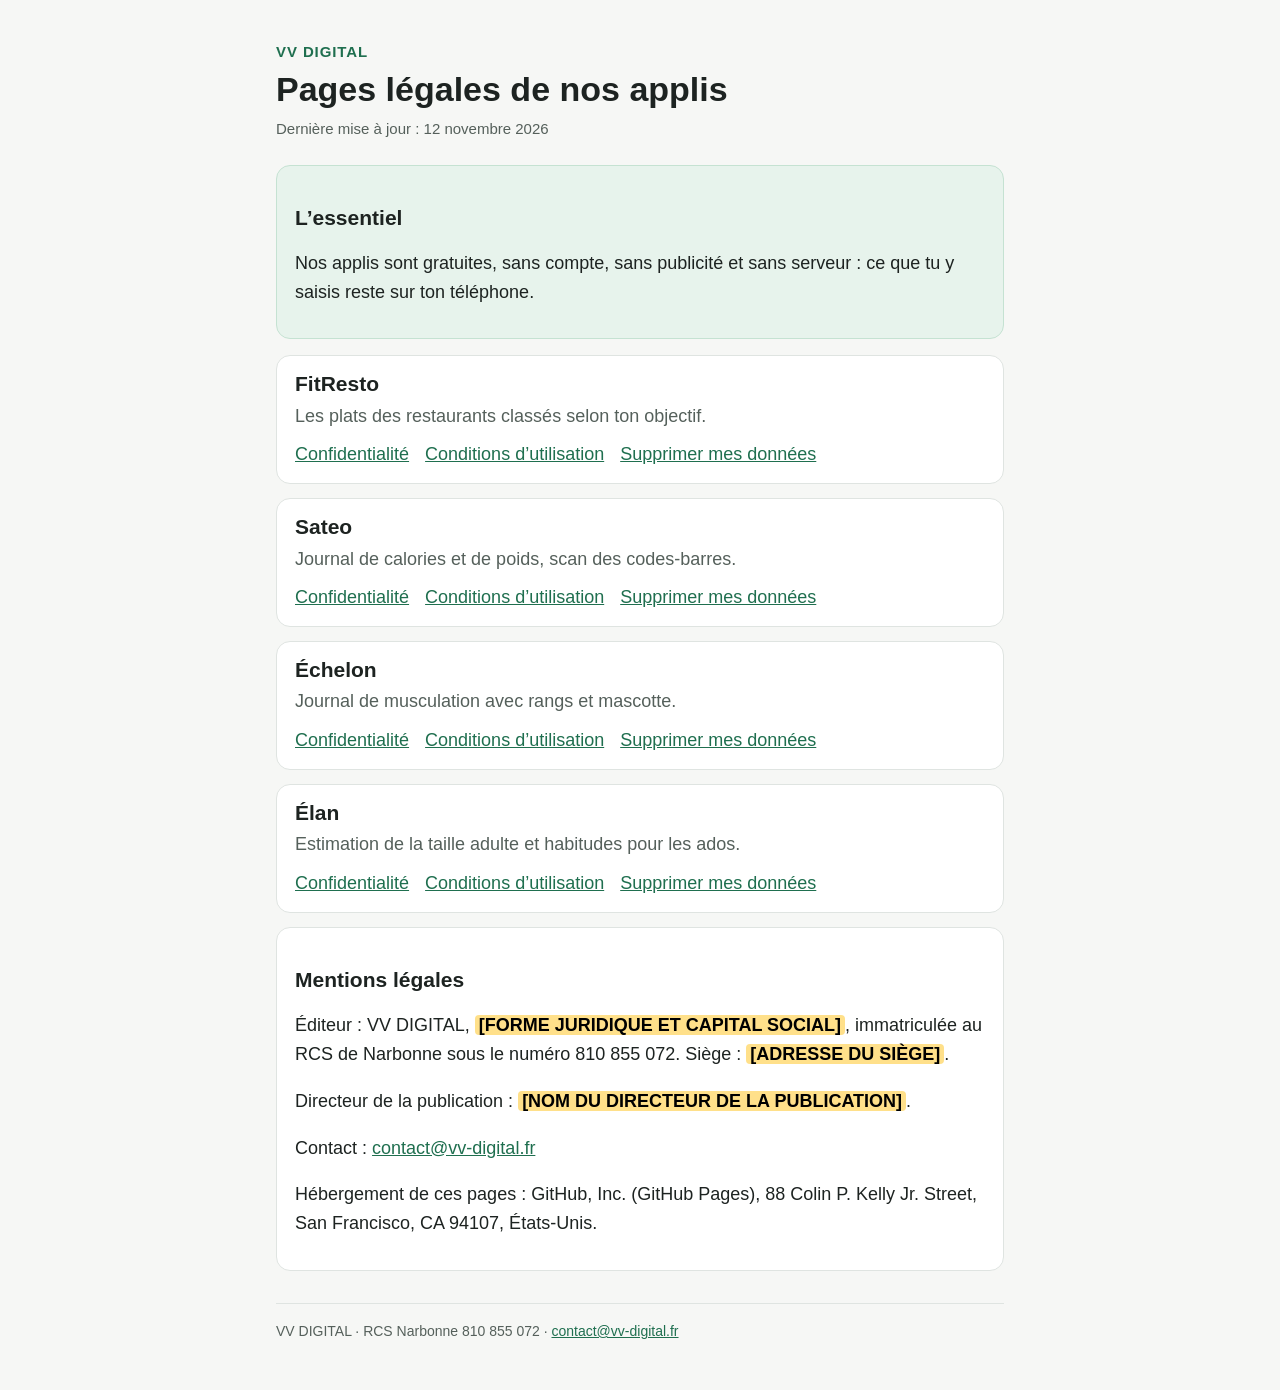
<file: index.html>
<!doctype html>
<html lang="fr">
<head>
  <meta charset="utf-8">
  <meta name="viewport" content="width=device-width, initial-scale=1">
  <meta name="color-scheme" content="light">
  <title>Pages légales des applis VV DIGITAL</title>
  <meta name="description" content="Politiques de confidentialité, conditions d’utilisation et suppression des données des applis FitResto, Sateo, Échelon et Élan.">
  <link rel="stylesheet" href="style.css">
</head>
<body>
  <div class="page">
    <header class="entete">
      <p class="appli">VV DIGITAL</p>
      <h1>Pages légales de nos applis</h1>
      <p class="maj">Dernière mise à jour : 12 novembre 2026</p>
    </header>
    <main>
      <section class="resume">
        <h2>L’essentiel</h2>
        <p>Nos applis sont gratuites, sans compte, sans publicité et sans serveur : ce que tu y saisis reste sur ton téléphone.</p>
      </section>
      <ul class="liste-applis">
        <li>
          <h2>FitResto</h2>
          <p>Les plats des restaurants classés selon ton objectif.</p>
          <div class="liens">
            <a href="fitresto/confidentialite.html">Confidentialité</a>
            <a href="fitresto/conditions.html">Conditions d’utilisation</a>
            <a href="fitresto/supprimer-mes-donnees.html">Supprimer mes données</a>
          </div>
        </li>
        <li>
          <h2>Sateo</h2>
          <p>Journal de calories et de poids, scan des codes-barres.</p>
          <div class="liens">
            <a href="sateo/confidentialite.html">Confidentialité</a>
            <a href="sateo/conditions.html">Conditions d’utilisation</a>
            <a href="sateo/supprimer-mes-donnees.html">Supprimer mes données</a>
          </div>
        </li>
        <li>
          <h2>Échelon</h2>
          <p>Journal de musculation avec rangs et mascotte.</p>
          <div class="liens">
            <a href="echelon/confidentialite.html">Confidentialité</a>
            <a href="echelon/conditions.html">Conditions d’utilisation</a>
            <a href="echelon/supprimer-mes-donnees.html">Supprimer mes données</a>
          </div>
        </li>
        <li>
          <h2>Élan</h2>
          <p>Estimation de la taille adulte et habitudes pour les ados.</p>
          <div class="liens">
            <a href="elan/confidentialite.html">Confidentialité</a>
            <a href="elan/conditions.html">Conditions d’utilisation</a>
            <a href="elan/supprimer-mes-donnees.html">Supprimer mes données</a>
          </div>
        </li>
      </ul>
      <section>
        <h2>Mentions légales</h2>
        <p>Éditeur : VV DIGITAL, <mark class="a-completer">[FORME JURIDIQUE ET CAPITAL SOCIAL]</mark>, immatriculée au RCS de Narbonne sous le numéro 810 855 072. Siège : <mark class="a-completer">[ADRESSE DU SIÈGE]</mark>.</p>
        <p>Directeur de la publication : <mark class="a-completer">[NOM DU DIRECTEUR DE LA PUBLICATION]</mark>.</p>
        <p>Contact : <a href="mailto:contact@vv-digital.fr">contact@vv-digital.fr</a></p>
        <p>Hébergement de ces pages : GitHub, Inc. (GitHub Pages), 88 Colin P. Kelly Jr. Street, San Francisco, CA 94107, États-Unis.</p>
      </section>
    </main>
    <footer>VV DIGITAL · RCS Narbonne 810 855 072 · <a href="mailto:contact@vv-digital.fr">contact@vv-digital.fr</a></footer>
  </div>
</body>
</html>
</file>
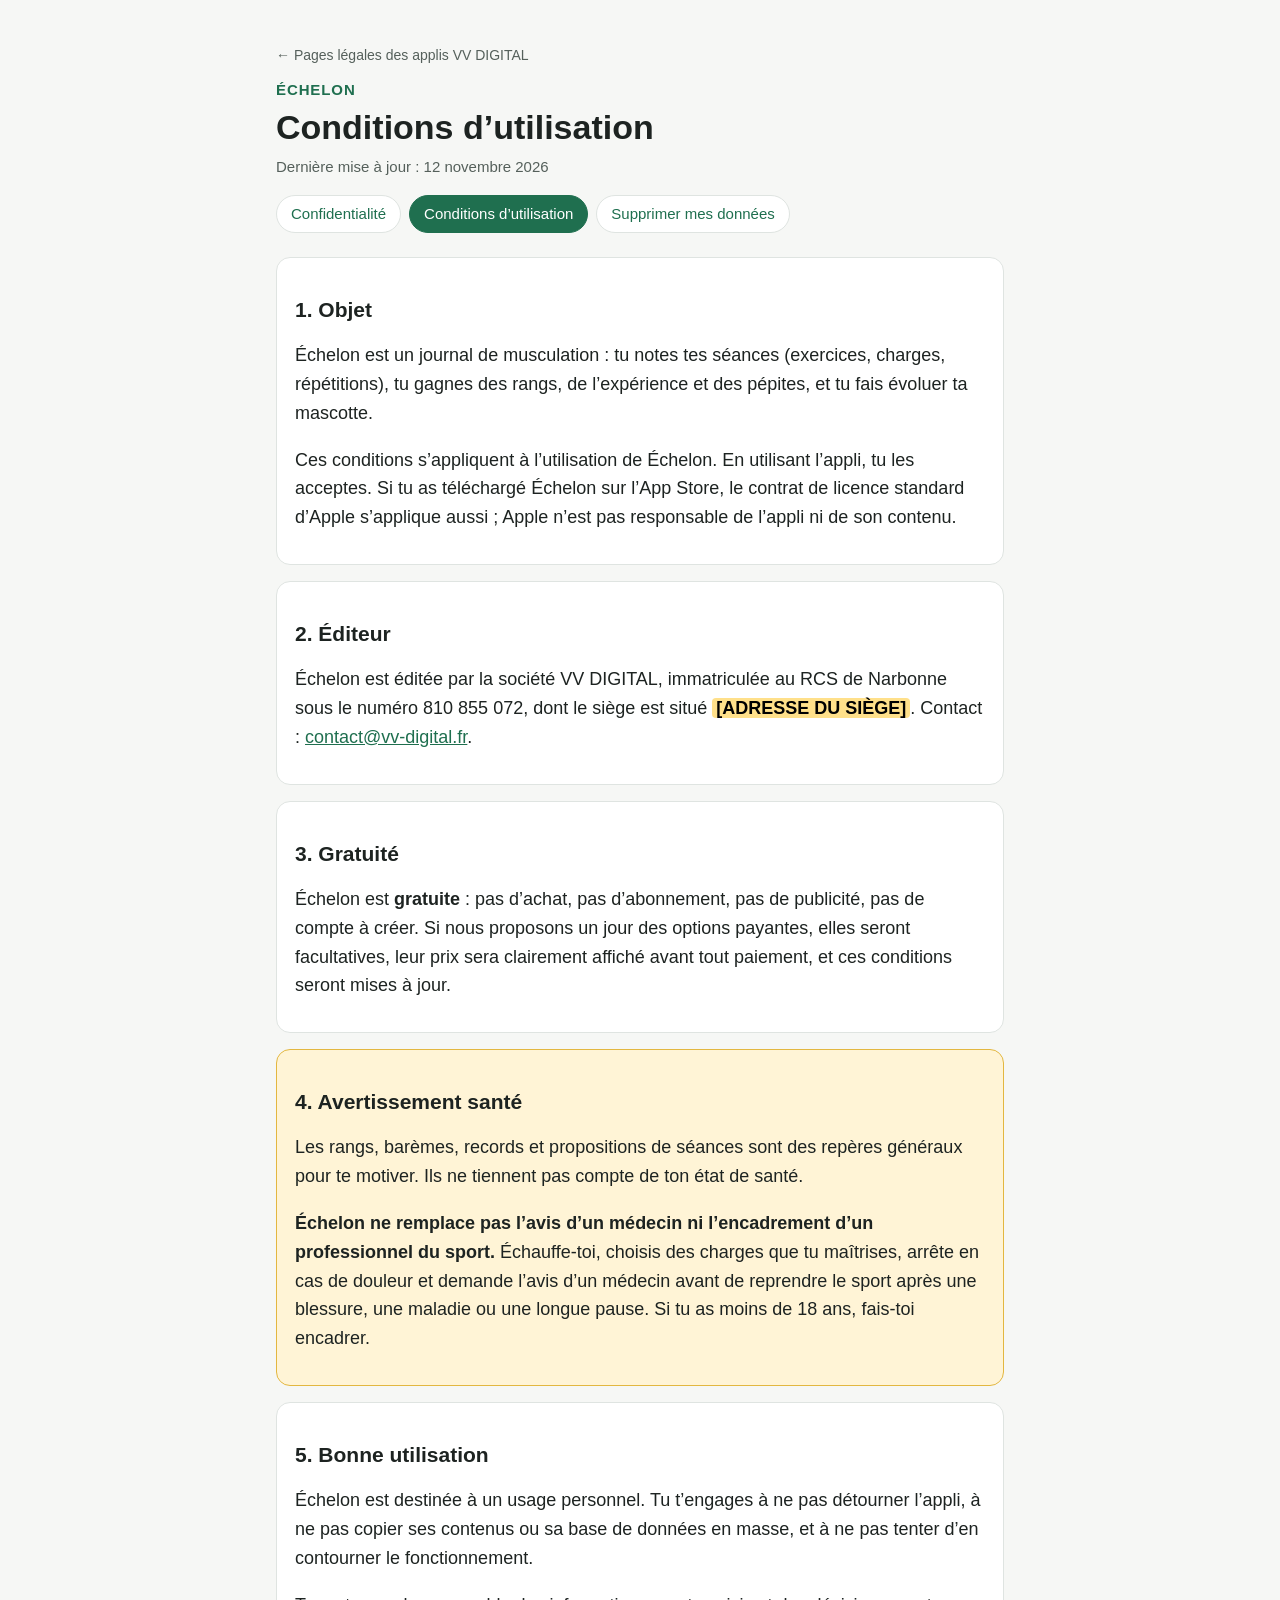
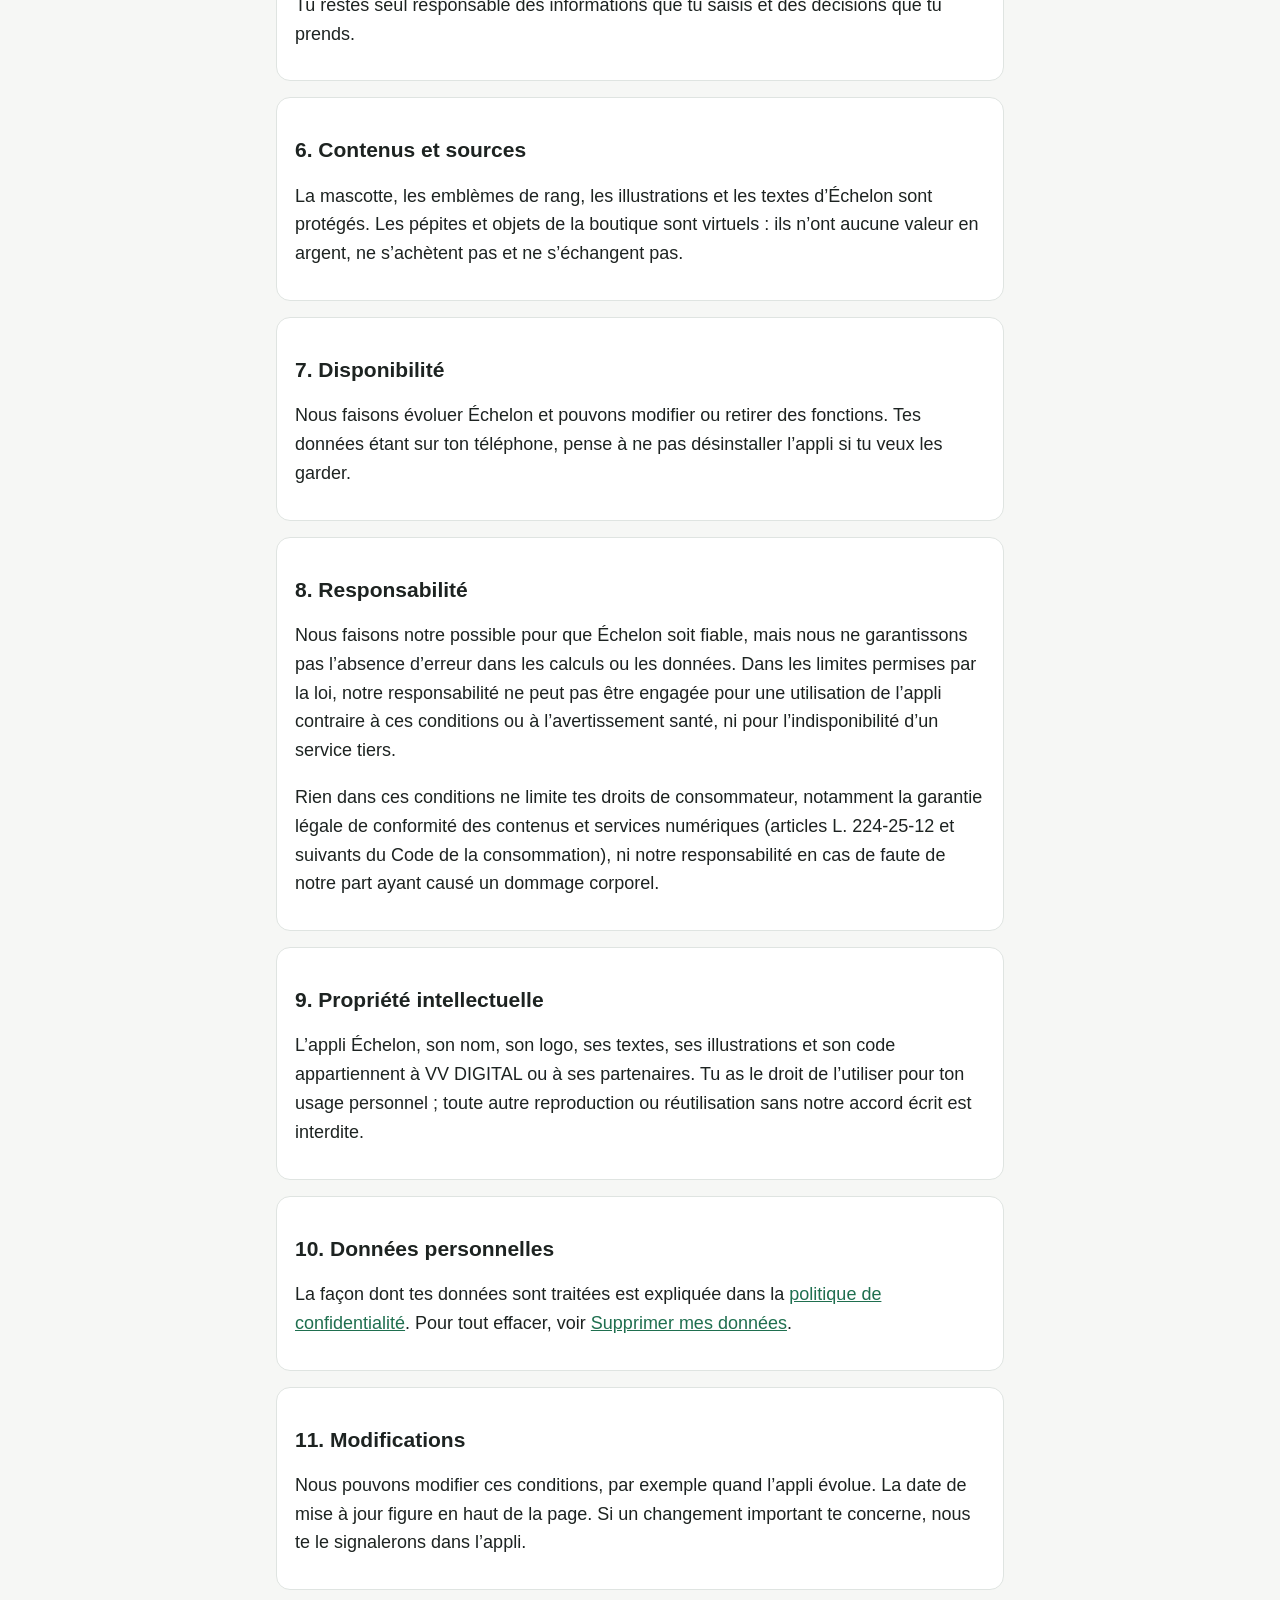
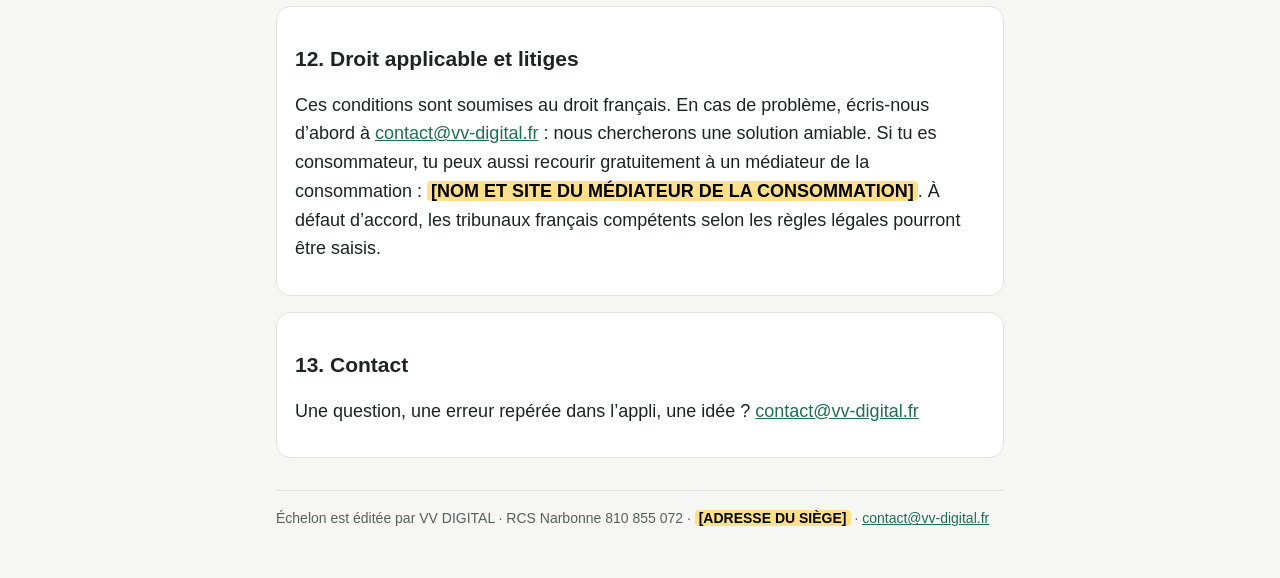
<file: echelon/conditions.html>
<!doctype html>
<html lang="fr">
<head>
  <meta charset="utf-8">
  <meta name="viewport" content="width=device-width, initial-scale=1">
  <meta name="color-scheme" content="light">
  <title>Conditions d’utilisation · Échelon</title>
  <meta name="description" content="Conditions d’utilisation de l’appli Échelon, éditée par VV DIGITAL.">
  <link rel="stylesheet" href="../style.css">
</head>
<body>
  <div class="page">
    <header class="entete">
      <a class="fil" href="../index.html">← Pages légales des applis VV DIGITAL</a>
      <p class="appli">Échelon</p>
      <h1>Conditions d’utilisation</h1>
      <p class="maj">Dernière mise à jour : 12 novembre 2026</p>
      <nav class="onglets" aria-label="Pages légales de Échelon">
        <a href="confidentialite.html">Confidentialité</a>
        <a href="conditions.html" aria-current="page">Conditions d’utilisation</a>
        <a href="supprimer-mes-donnees.html">Supprimer mes données</a>
      </nav>
    </header>
    <main>
      <section>
        <h2>1. Objet</h2>
        <p>Échelon est un journal de musculation : tu notes tes séances (exercices, charges, répétitions), tu gagnes des rangs, de l’expérience et des pépites, et tu fais évoluer ta mascotte.</p>
        <p>Ces conditions s’appliquent à l’utilisation de Échelon. En utilisant l’appli, tu les acceptes. Si tu as téléchargé Échelon sur l’App Store, le contrat de licence standard d’Apple s’applique aussi ; Apple n’est pas responsable de l’appli ni de son contenu.</p>
      </section>
      <section>
        <h2>2. Éditeur</h2>
        <p>Échelon est éditée par la société VV DIGITAL, immatriculée au RCS de Narbonne sous le numéro 810 855 072, dont le siège est situé <mark class="a-completer">[ADRESSE DU SIÈGE]</mark>. Contact : <a href="mailto:contact@vv-digital.fr">contact@vv-digital.fr</a>.</p>
      </section>
      <section>
        <h2>3. Gratuité</h2>
        <p>Échelon est <strong>gratuite</strong> : pas d’achat, pas d’abonnement, pas de publicité, pas de compte à créer. Si nous proposons un jour des options payantes, elles seront facultatives, leur prix sera clairement affiché avant tout paiement, et ces conditions seront mises à jour.</p>
      </section>
      <section class="attention">
        <h2>4. Avertissement santé</h2>
        <p>Les rangs, barèmes, records et propositions de séances sont des repères généraux pour te motiver. Ils ne tiennent pas compte de ton état de santé.</p>
        <p><strong>Échelon ne remplace pas l’avis d’un médecin ni l’encadrement d’un professionnel du sport.</strong> Échauffe-toi, choisis des charges que tu maîtrises, arrête en cas de douleur et demande l’avis d’un médecin avant de reprendre le sport après une blessure, une maladie ou une longue pause. Si tu as moins de 18 ans, fais-toi encadrer.</p>
      </section>
      <section>
        <h2>5. Bonne utilisation</h2>
        <p>Échelon est destinée à un usage personnel. Tu t’engages à ne pas détourner l’appli, à ne pas copier ses contenus ou sa base de données en masse, et à ne pas tenter d’en contourner le fonctionnement.</p>
        <p>Tu restes seul responsable des informations que tu saisis et des décisions que tu prends.</p>
      </section>
      <section>
        <h2>6. Contenus et sources</h2>
        <p>La mascotte, les emblèmes de rang, les illustrations et les textes d’Échelon sont protégés. Les pépites et objets de la boutique sont virtuels : ils n’ont aucune valeur en argent, ne s’achètent pas et ne s’échangent pas.</p>
      </section>
      <section>
        <h2>7. Disponibilité</h2>
        <p>Nous faisons évoluer Échelon et pouvons modifier ou retirer des fonctions. Tes données étant sur ton téléphone, pense à ne pas désinstaller l’appli si tu veux les garder.</p>
      </section>
      <section>
        <h2>8. Responsabilité</h2>
        <p>Nous faisons notre possible pour que Échelon soit fiable, mais nous ne garantissons pas l’absence d’erreur dans les calculs ou les données. Dans les limites permises par la loi, notre responsabilité ne peut pas être engagée pour une utilisation de l’appli contraire à ces conditions ou à l’avertissement santé, ni pour l’indisponibilité d’un service tiers.</p>
        <p>Rien dans ces conditions ne limite tes droits de consommateur, notamment la garantie légale de conformité des contenus et services numériques (articles L. 224-25-12 et suivants du Code de la consommation), ni notre responsabilité en cas de faute de notre part ayant causé un dommage corporel.</p>
      </section>
      <section>
        <h2>9. Propriété intellectuelle</h2>
        <p>L’appli Échelon, son nom, son logo, ses textes, ses illustrations et son code appartiennent à VV DIGITAL ou à ses partenaires. Tu as le droit de l’utiliser pour ton usage personnel ; toute autre reproduction ou réutilisation sans notre accord écrit est interdite.</p>
      </section>
      <section>
        <h2>10. Données personnelles</h2>
        <p>La façon dont tes données sont traitées est expliquée dans la <a href="confidentialite.html">politique de confidentialité</a>. Pour tout effacer, voir <a href="supprimer-mes-donnees.html">Supprimer mes données</a>.</p>
      </section>
      <section>
        <h2>11. Modifications</h2>
        <p>Nous pouvons modifier ces conditions, par exemple quand l’appli évolue. La date de mise à jour figure en haut de la page. Si un changement important te concerne, nous te le signalerons dans l’appli.</p>
      </section>
      <section>
        <h2>12. Droit applicable et litiges</h2>
        <p>Ces conditions sont soumises au droit français. En cas de problème, écris-nous d’abord à <a href="mailto:contact@vv-digital.fr">contact@vv-digital.fr</a> : nous chercherons une solution amiable. Si tu es consommateur, tu peux aussi recourir gratuitement à un médiateur de la consommation : <mark class="a-completer">[NOM ET SITE DU MÉDIATEUR DE LA CONSOMMATION]</mark>. À défaut d’accord, les tribunaux français compétents selon les règles légales pourront être saisis.</p>
      </section>
      <section>
        <h2>13. Contact</h2>
        <p>Une question, une erreur repérée dans l’appli, une idée ? <a href="mailto:contact@vv-digital.fr">contact@vv-digital.fr</a></p>
      </section>
    </main>
    <footer>
      Échelon est éditée par VV DIGITAL · RCS Narbonne 810 855 072 · <mark class="a-completer">[ADRESSE DU SIÈGE]</mark> · <a href="mailto:contact@vv-digital.fr">contact@vv-digital.fr</a>
    </footer>
  </div>
</body>
</html>
</file>
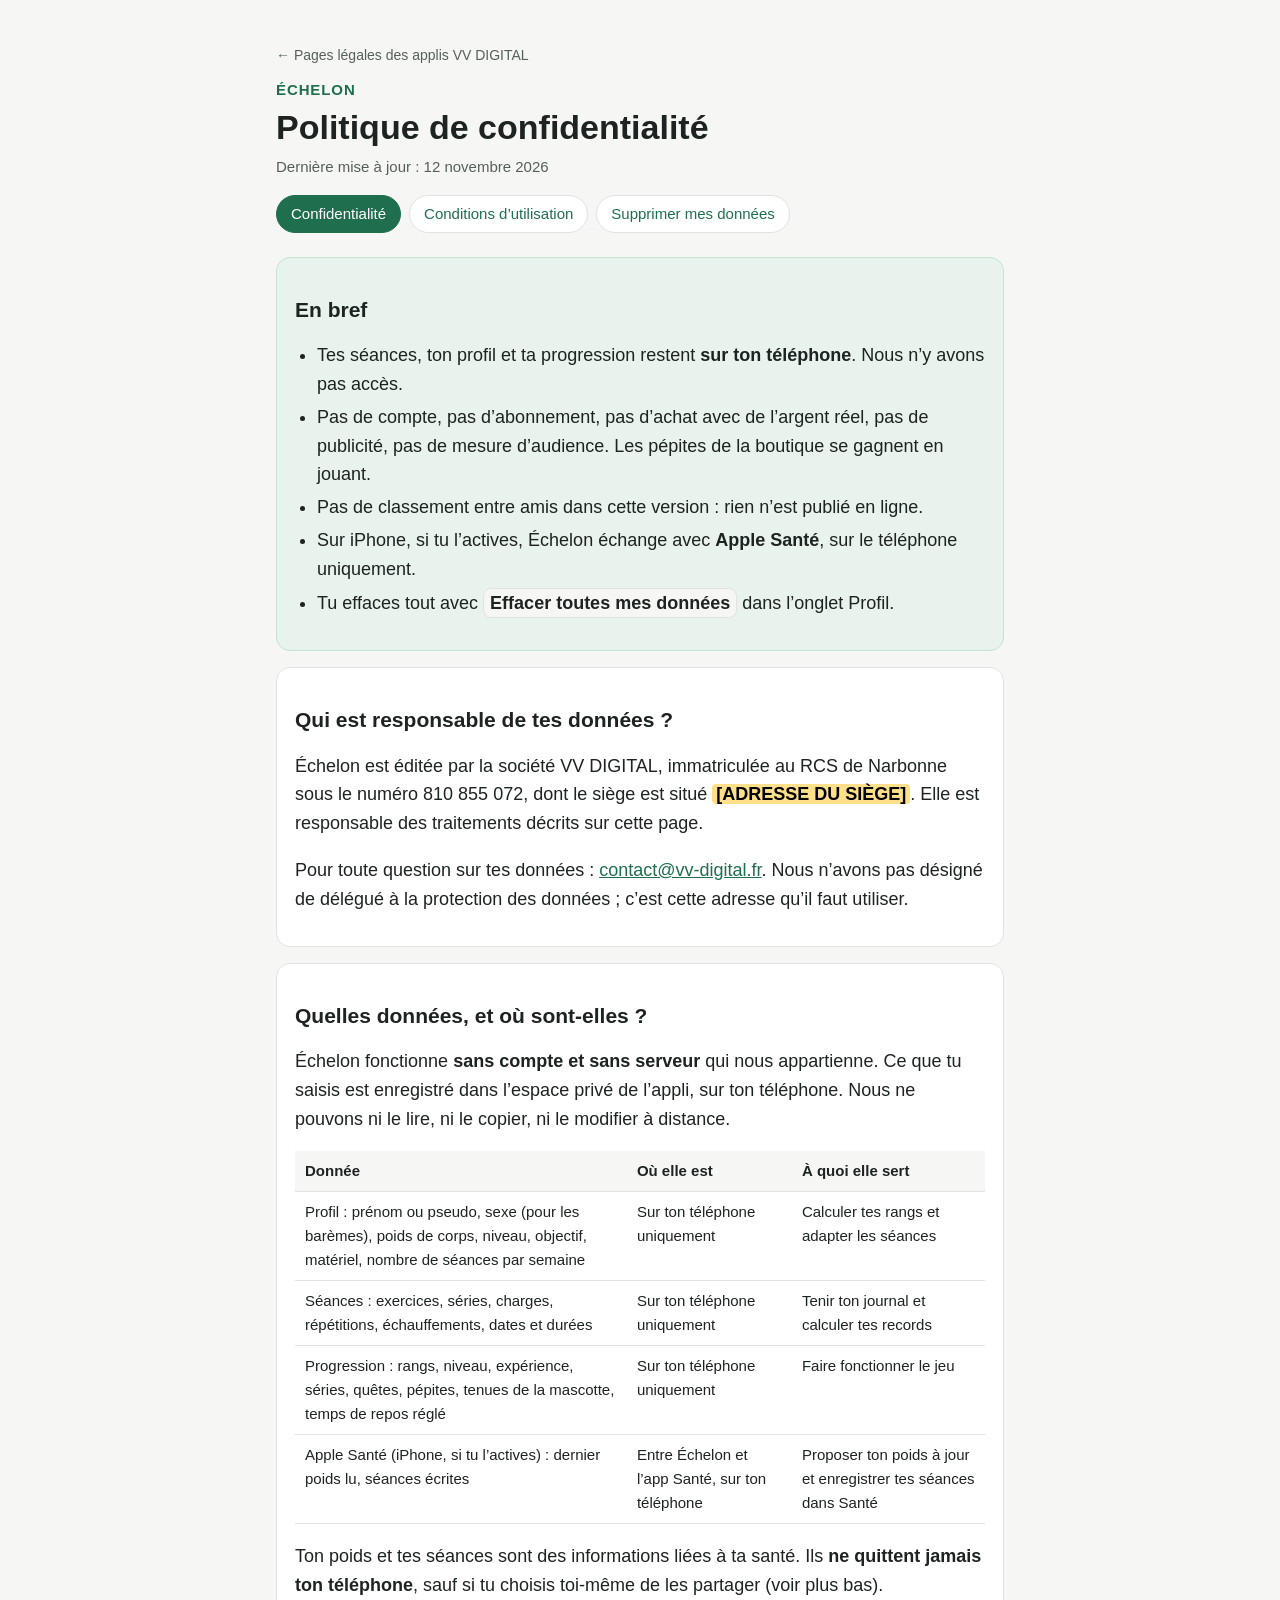
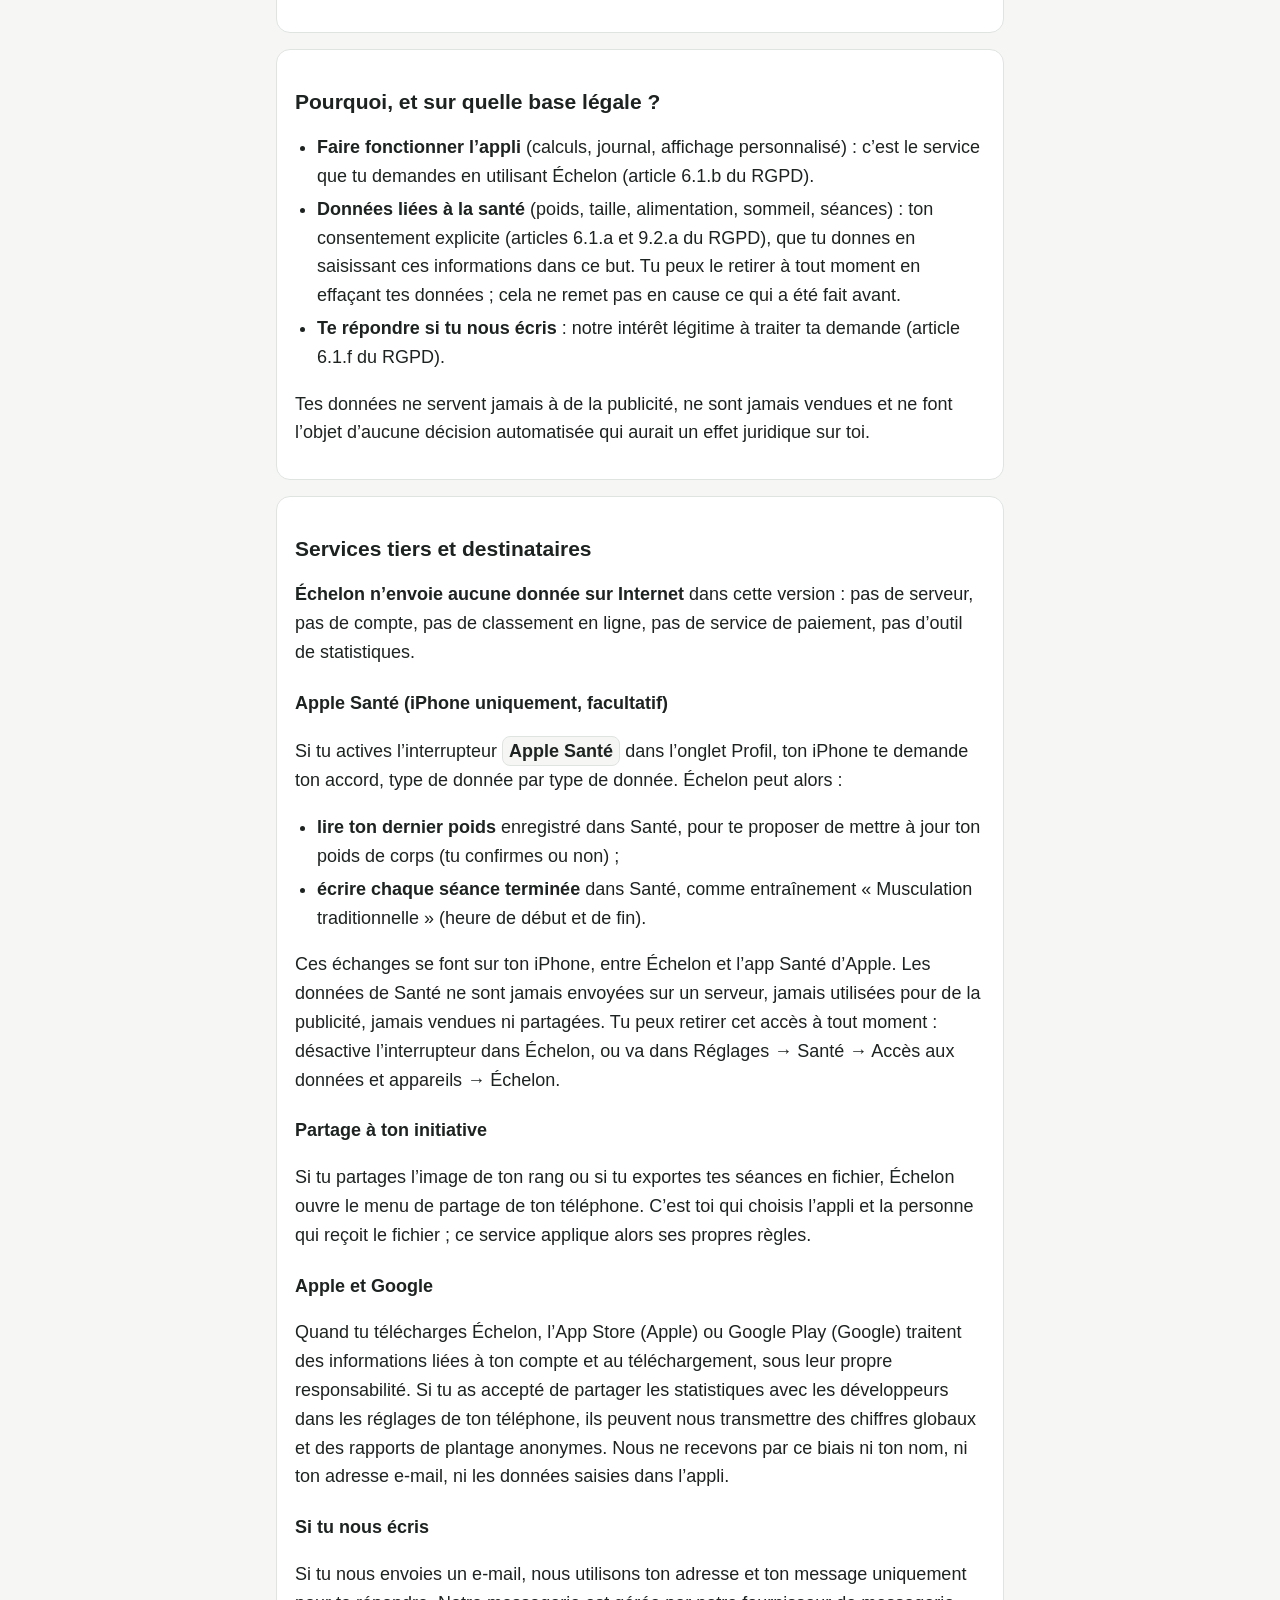
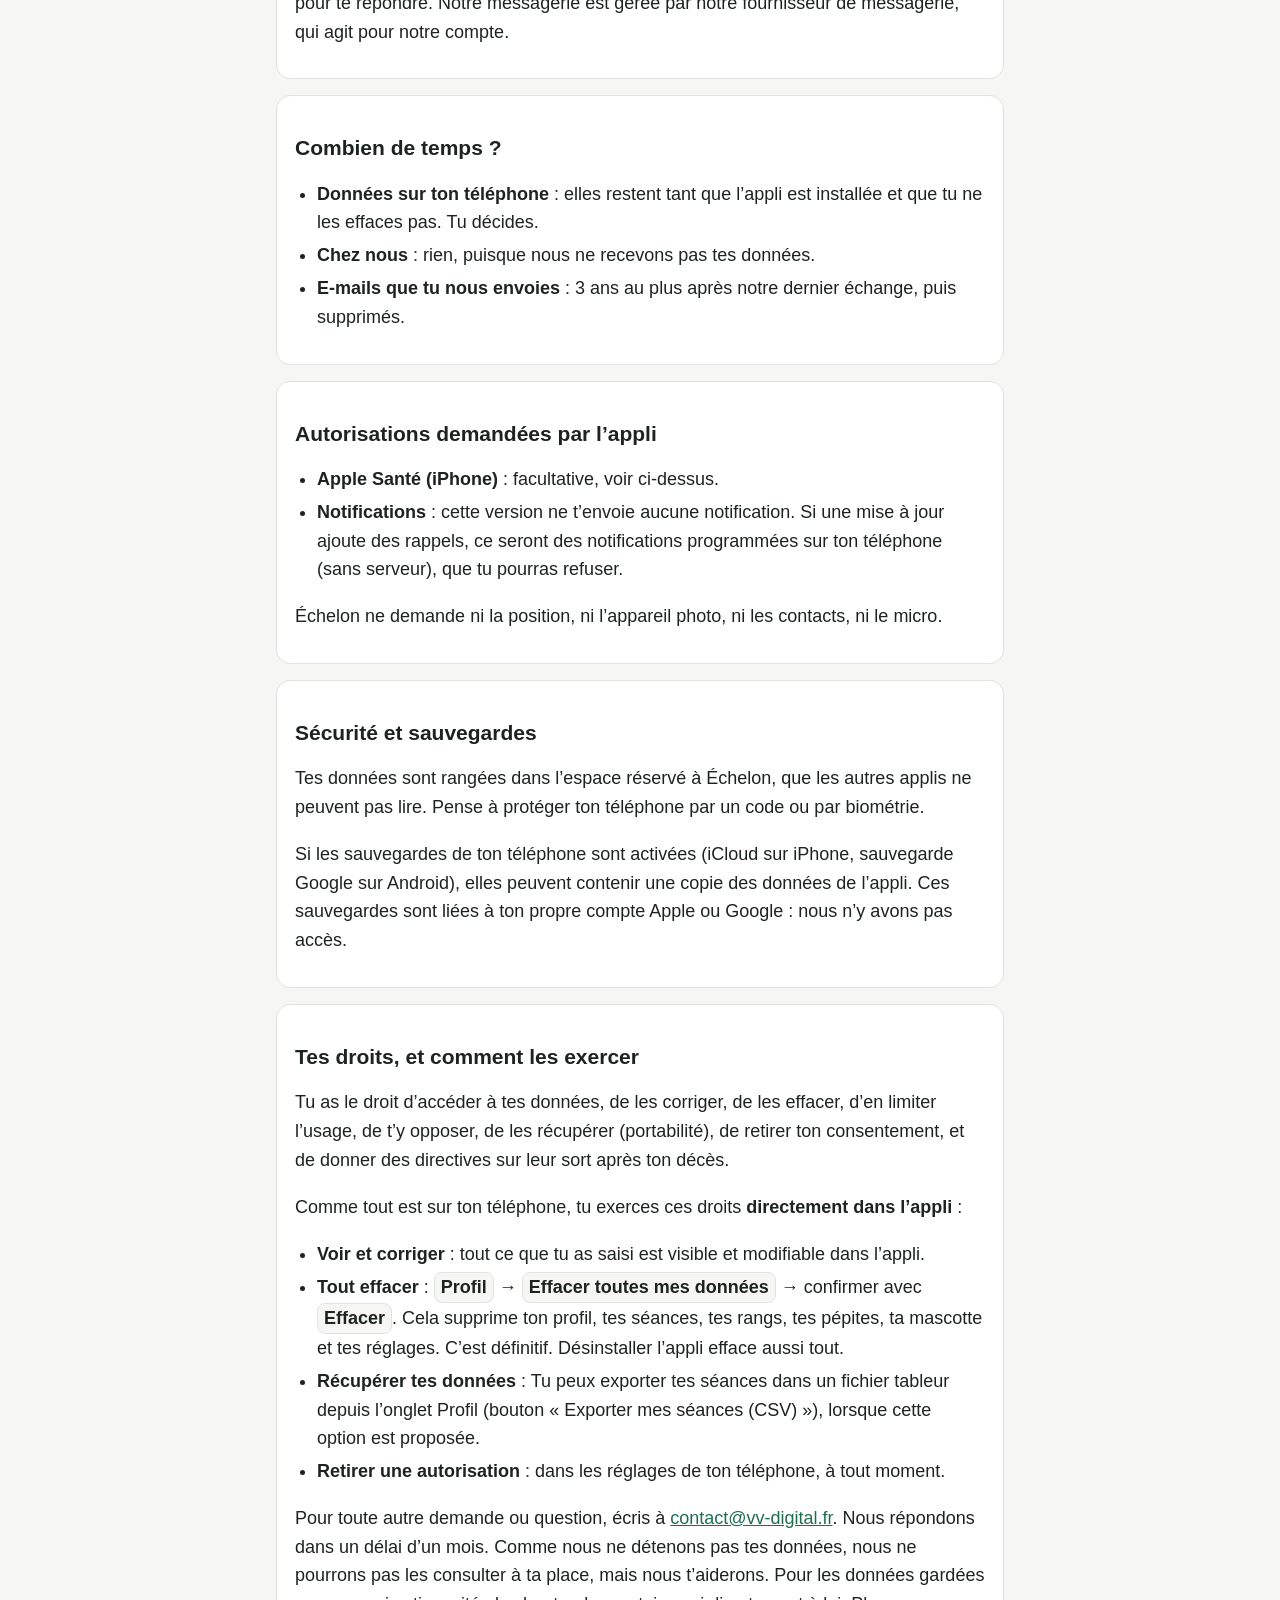
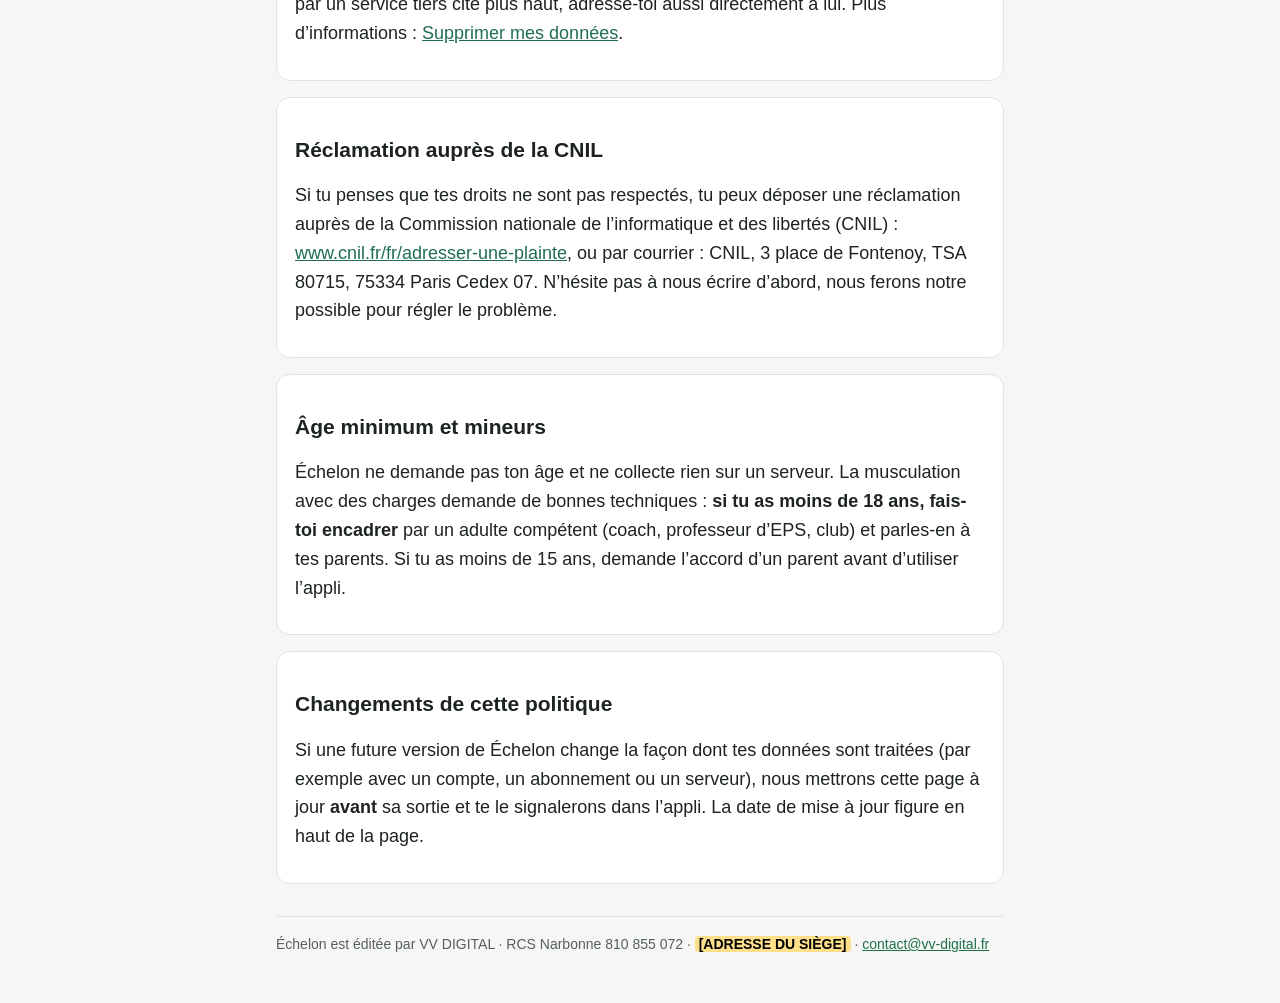
<file: echelon/confidentialite.html>
<!doctype html>
<html lang="fr">
<head>
  <meta charset="utf-8">
  <meta name="viewport" content="width=device-width, initial-scale=1">
  <meta name="color-scheme" content="light">
  <title>Politique de confidentialité · Échelon</title>
  <meta name="description" content="Politique de confidentialité de l’appli Échelon, éditée par VV DIGITAL.">
  <link rel="stylesheet" href="../style.css">
</head>
<body>
  <div class="page">
    <header class="entete">
      <a class="fil" href="../index.html">← Pages légales des applis VV DIGITAL</a>
      <p class="appli">Échelon</p>
      <h1>Politique de confidentialité</h1>
      <p class="maj">Dernière mise à jour : 12 novembre 2026</p>
      <nav class="onglets" aria-label="Pages légales de Échelon">
        <a href="confidentialite.html" aria-current="page">Confidentialité</a>
        <a href="conditions.html">Conditions d’utilisation</a>
        <a href="supprimer-mes-donnees.html">Supprimer mes données</a>
      </nav>
    </header>
    <main>
      <section class="resume">
        <h2>En bref</h2>
        <ul>
          <li>Tes séances, ton profil et ta progression restent <strong>sur ton téléphone</strong>. Nous n’y avons pas accès.</li>
          <li>Pas de compte, pas d’abonnement, pas d’achat avec de l’argent réel, pas de publicité, pas de mesure d’audience. Les pépites de la boutique se gagnent en jouant.</li>
          <li>Pas de classement entre amis dans cette version : rien n’est publié en ligne.</li>
          <li>Sur iPhone, si tu l’actives, Échelon échange avec <strong>Apple Santé</strong>, sur le téléphone uniquement.</li>
          <li>Tu effaces tout avec <span class="bouton">Effacer toutes mes données</span> dans l’onglet Profil.</li>
        </ul>
      </section>
      <section>
        <h2>Qui est responsable de tes données ?</h2>
        <p>Échelon est éditée par la société VV DIGITAL, immatriculée au RCS de Narbonne sous le numéro 810 855 072, dont le siège est situé <mark class="a-completer">[ADRESSE DU SIÈGE]</mark>. Elle est responsable des traitements décrits sur cette page.</p>
        <p>Pour toute question sur tes données : <a href="mailto:contact@vv-digital.fr">contact@vv-digital.fr</a>. Nous n’avons pas désigné de délégué à la protection des données ; c’est cette adresse qu’il faut utiliser.</p>
      </section>
      <section>
        <h2>Quelles données, et où sont-elles ?</h2>
        <p>Échelon fonctionne <strong>sans compte et sans serveur</strong> qui nous appartienne. Ce que tu saisis est enregistré dans l’espace privé de l’appli, sur ton téléphone. Nous ne pouvons ni le lire, ni le copier, ni le modifier à distance.</p>
        <div class="table-defile">
          <table>
            <thead><tr><th>Donnée</th><th>Où elle est</th><th>À quoi elle sert</th></tr></thead>
            <tbody>
              <tr><td data-label="Donnée">Profil : prénom ou pseudo, sexe (pour les barèmes), poids de corps, niveau, objectif, matériel, nombre de séances par semaine</td><td data-label="Où elle est">Sur ton téléphone uniquement</td><td data-label="À quoi elle sert">Calculer tes rangs et adapter les séances</td></tr>
              <tr><td data-label="Donnée">Séances : exercices, séries, charges, répétitions, échauffements, dates et durées</td><td data-label="Où elle est">Sur ton téléphone uniquement</td><td data-label="À quoi elle sert">Tenir ton journal et calculer tes records</td></tr>
              <tr><td data-label="Donnée">Progression : rangs, niveau, expérience, séries, quêtes, pépites, tenues de la mascotte, temps de repos réglé</td><td data-label="Où elle est">Sur ton téléphone uniquement</td><td data-label="À quoi elle sert">Faire fonctionner le jeu</td></tr>
              <tr><td data-label="Donnée">Apple Santé (iPhone, si tu l’actives) : dernier poids lu, séances écrites</td><td data-label="Où elle est">Entre Échelon et l’app Santé, sur ton téléphone</td><td data-label="À quoi elle sert">Proposer ton poids à jour et enregistrer tes séances dans Santé</td></tr>
            </tbody>
          </table>
        </div>
        <p>Ton poids et tes séances sont des informations liées à ta santé. Ils <strong>ne quittent jamais ton téléphone</strong>, sauf si tu choisis toi-même de les partager (voir plus bas).</p>
      </section>
      <section>
        <h2>Pourquoi, et sur quelle base légale ?</h2>
        <ul>
          <li><strong>Faire fonctionner l’appli</strong> (calculs, journal, affichage personnalisé) : c’est le service que tu demandes en utilisant Échelon (article 6.1.b du RGPD).</li>
          <li><strong>Données liées à la santé</strong> (poids, taille, alimentation, sommeil, séances) : ton consentement explicite (articles 6.1.a et 9.2.a du RGPD), que tu donnes en saisissant ces informations dans ce but. Tu peux le retirer à tout moment en effaçant tes données ; cela ne remet pas en cause ce qui a été fait avant.</li>
          <li><strong>Te répondre si tu nous écris</strong> : notre intérêt légitime à traiter ta demande (article 6.1.f du RGPD).</li>
        </ul>
        <p>Tes données ne servent jamais à de la publicité, ne sont jamais vendues et ne font l’objet d’aucune décision automatisée qui aurait un effet juridique sur toi.</p>
      </section>
      <section>
        <h2>Services tiers et destinataires</h2>
        <p><strong>Échelon n’envoie aucune donnée sur Internet</strong> dans cette version : pas de serveur, pas de compte, pas de classement en ligne, pas de service de paiement, pas d’outil de statistiques.</p>
        <h3>Apple Santé (iPhone uniquement, facultatif)</h3>
        <p>Si tu actives l’interrupteur <span class="bouton">Apple Santé</span> dans l’onglet Profil, ton iPhone te demande ton accord, type de donnée par type de donnée. Échelon peut alors :</p>
        <ul>
          <li><strong>lire ton dernier poids</strong> enregistré dans Santé, pour te proposer de mettre à jour ton poids de corps (tu confirmes ou non) ;</li>
          <li><strong>écrire chaque séance terminée</strong> dans Santé, comme entraînement « Musculation traditionnelle » (heure de début et de fin).</li>
        </ul>
        <p>Ces échanges se font sur ton iPhone, entre Échelon et l’app Santé d’Apple. Les données de Santé ne sont jamais envoyées sur un serveur, jamais utilisées pour de la publicité, jamais vendues ni partagées. Tu peux retirer cet accès à tout moment : désactive l’interrupteur dans Échelon, ou va dans Réglages → Santé → Accès aux données et appareils → Échelon.</p>
        <h3>Partage à ton initiative</h3>
        <p>Si tu partages l’image de ton rang ou si tu exportes tes séances en fichier, Échelon ouvre le menu de partage de ton téléphone. C’est toi qui choisis l’appli et la personne qui reçoit le fichier ; ce service applique alors ses propres règles.</p>
        <h3>Apple et Google</h3>
        <p>Quand tu télécharges Échelon, l’App Store (Apple) ou Google Play (Google) traitent des informations liées à ton compte et au téléchargement, sous leur propre responsabilité. Si tu as accepté de partager les statistiques avec les développeurs dans les réglages de ton téléphone, ils peuvent nous transmettre des chiffres globaux et des rapports de plantage anonymes. Nous ne recevons par ce biais ni ton nom, ni ton adresse e-mail, ni les données saisies dans l’appli.</p>
        <h3>Si tu nous écris</h3>
        <p>Si tu nous envoies un e-mail, nous utilisons ton adresse et ton message uniquement pour te répondre. Notre messagerie est gérée par notre fournisseur de messagerie, qui agit pour notre compte.</p>
      </section>
      <section>
        <h2>Combien de temps ?</h2>
        <ul>
          <li><strong>Données sur ton téléphone</strong> : elles restent tant que l’appli est installée et que tu ne les effaces pas. Tu décides.</li>
          <li><strong>Chez nous</strong> : rien, puisque nous ne recevons pas tes données.</li>
          <li><strong>E-mails que tu nous envoies</strong> : 3 ans au plus après notre dernier échange, puis supprimés.</li>
        </ul>
      </section>
      <section>
        <h2>Autorisations demandées par l’appli</h2>
        <ul>
          <li><strong>Apple Santé (iPhone)</strong> : facultative, voir ci-dessus.</li>
          <li><strong>Notifications</strong> : cette version ne t’envoie aucune notification. Si une mise à jour ajoute des rappels, ce seront des notifications programmées sur ton téléphone (sans serveur), que tu pourras refuser.</li>
        </ul>
        <p>Échelon ne demande ni la position, ni l’appareil photo, ni les contacts, ni le micro.</p>
      </section>
      <section>
        <h2>Sécurité et sauvegardes</h2>
        <p>Tes données sont rangées dans l’espace réservé à Échelon, que les autres applis ne peuvent pas lire. Pense à protéger ton téléphone par un code ou par biométrie.</p>
        <p>Si les sauvegardes de ton téléphone sont activées (iCloud sur iPhone, sauvegarde Google sur Android), elles peuvent contenir une copie des données de l’appli. Ces sauvegardes sont liées à ton propre compte Apple ou Google : nous n’y avons pas accès.</p>
      </section>
      <section>
        <h2>Tes droits, et comment les exercer</h2>
        <p>Tu as le droit d’accéder à tes données, de les corriger, de les effacer, d’en limiter l’usage, de t’y opposer, de les récupérer (portabilité), de retirer ton consentement, et de donner des directives sur leur sort après ton décès.</p>
        <p>Comme tout est sur ton téléphone, tu exerces ces droits <strong>directement dans l’appli</strong> :</p>
        <ul>
          <li><strong>Voir et corriger</strong> : tout ce que tu as saisi est visible et modifiable dans l’appli.</li>
          <li><strong>Tout effacer</strong> : <span class="bouton">Profil</span> → <span class="bouton">Effacer toutes mes données</span> → confirmer avec <span class="bouton">Effacer</span>. Cela supprime ton profil, tes séances, tes rangs, tes pépites, ta mascotte et tes réglages. C’est définitif. Désinstaller l’appli efface aussi tout.</li>
          <li><strong>Récupérer tes données</strong> : Tu peux exporter tes séances dans un fichier tableur depuis l’onglet Profil (bouton « Exporter mes séances (CSV) »), lorsque cette option est proposée.</li>
          <li><strong>Retirer une autorisation</strong> : dans les réglages de ton téléphone, à tout moment.</li>
        </ul>
        <p>Pour toute autre demande ou question, écris à <a href="mailto:contact@vv-digital.fr">contact@vv-digital.fr</a>. Nous répondons dans un délai d’un mois. Comme nous ne détenons pas tes données, nous ne pourrons pas les consulter à ta place, mais nous t’aiderons. Pour les données gardées par un service tiers cité plus haut, adresse-toi aussi directement à lui. Plus d’informations : <a href="supprimer-mes-donnees.html">Supprimer mes données</a>.</p>
      </section>
      <section>
        <h2>Réclamation auprès de la CNIL</h2>
        <p>Si tu penses que tes droits ne sont pas respectés, tu peux déposer une réclamation auprès de la Commission nationale de l’informatique et des libertés (CNIL) : <a href="https://www.cnil.fr/fr/adresser-une-plainte">www.cnil.fr/fr/adresser-une-plainte</a>, ou par courrier : CNIL, 3 place de Fontenoy, TSA 80715, 75334 Paris Cedex 07. N’hésite pas à nous écrire d’abord, nous ferons notre possible pour régler le problème.</p>
      </section>
      <section>
        <h2>Âge minimum et mineurs</h2>
        <p>Échelon ne demande pas ton âge et ne collecte rien sur un serveur. La musculation avec des charges demande de bonnes techniques : <strong>si tu as moins de 18 ans, fais-toi encadrer</strong> par un adulte compétent (coach, professeur d’EPS, club) et parles-en à tes parents. Si tu as moins de 15 ans, demande l’accord d’un parent avant d’utiliser l’appli.</p>
      </section>
      <section>
        <h2>Changements de cette politique</h2>
        <p>Si une future version de Échelon change la façon dont tes données sont traitées (par exemple avec un compte, un abonnement ou un serveur), nous mettrons cette page à jour <strong>avant</strong> sa sortie et te le signalerons dans l’appli. La date de mise à jour figure en haut de la page.</p>
      </section>
    </main>
    <footer>
      Échelon est éditée par VV DIGITAL · RCS Narbonne 810 855 072 · <mark class="a-completer">[ADRESSE DU SIÈGE]</mark> · <a href="mailto:contact@vv-digital.fr">contact@vv-digital.fr</a>
    </footer>
  </div>
</body>
</html>
</file>
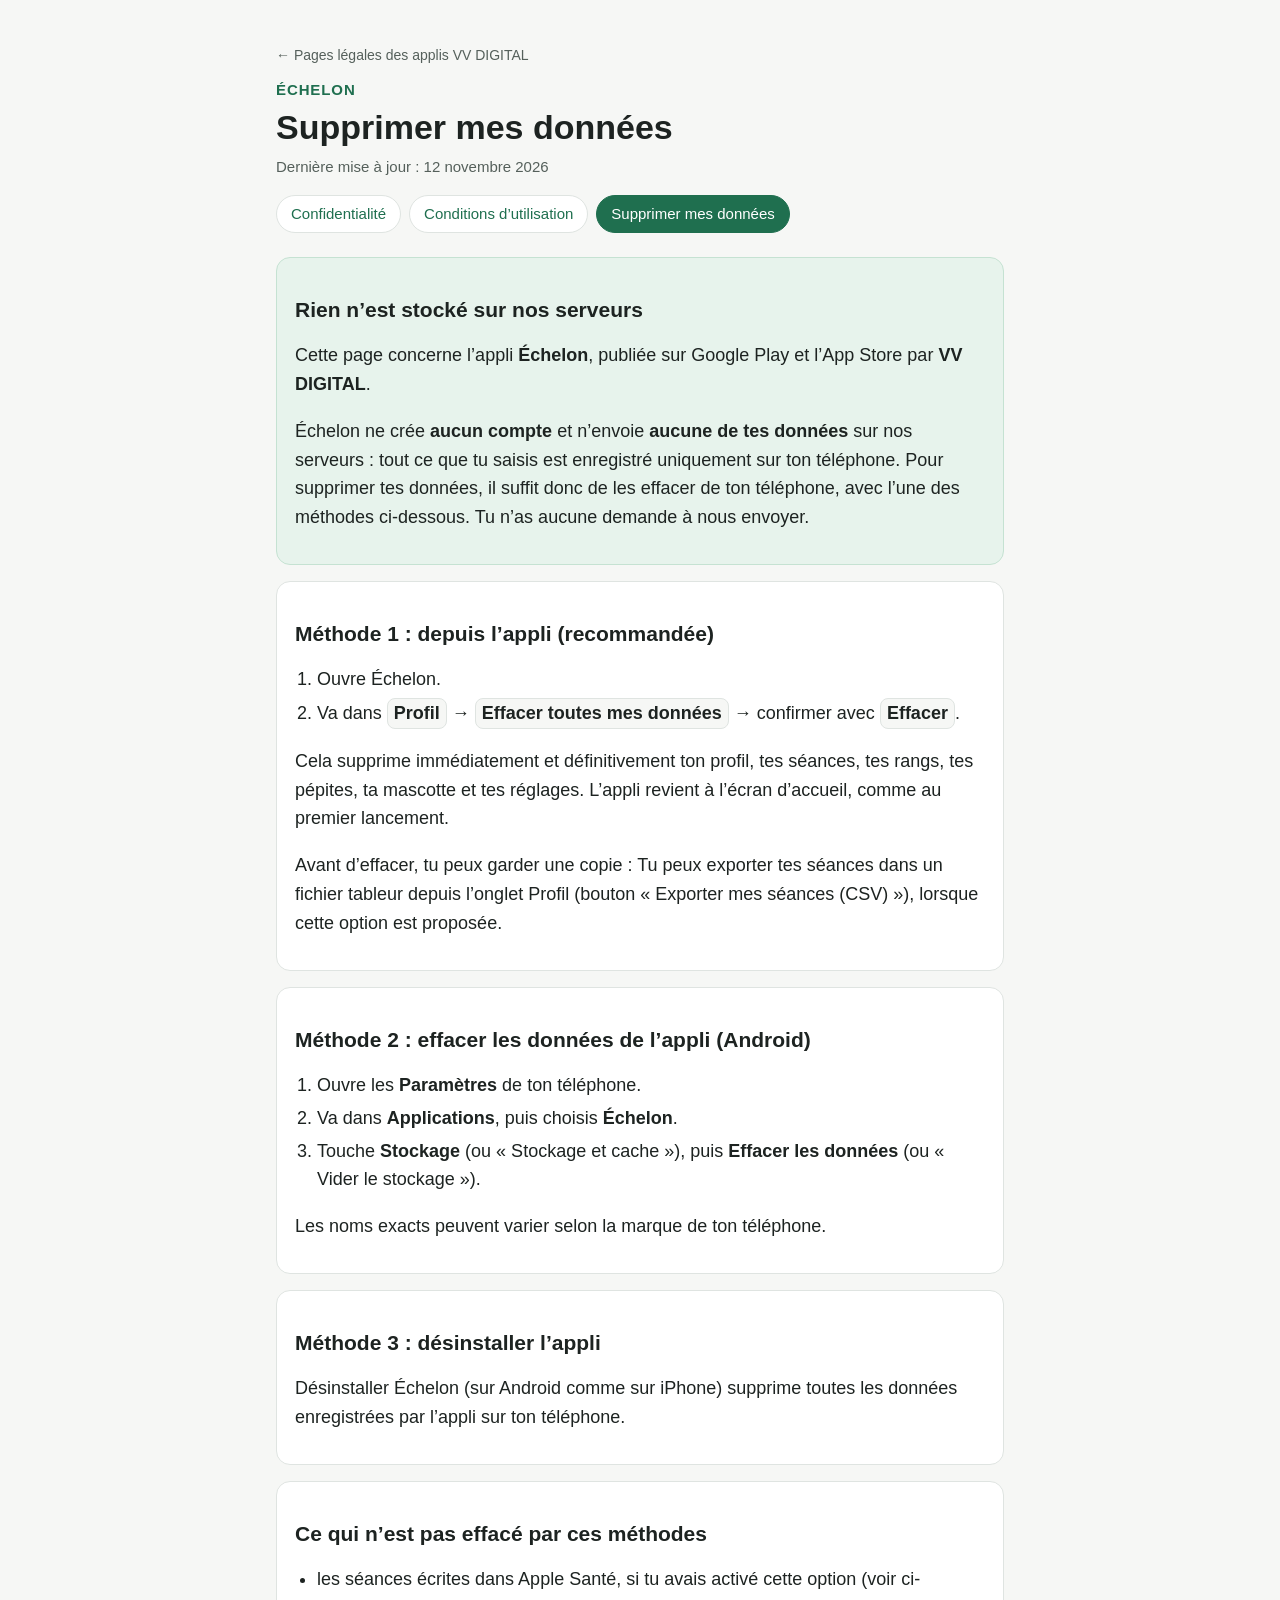
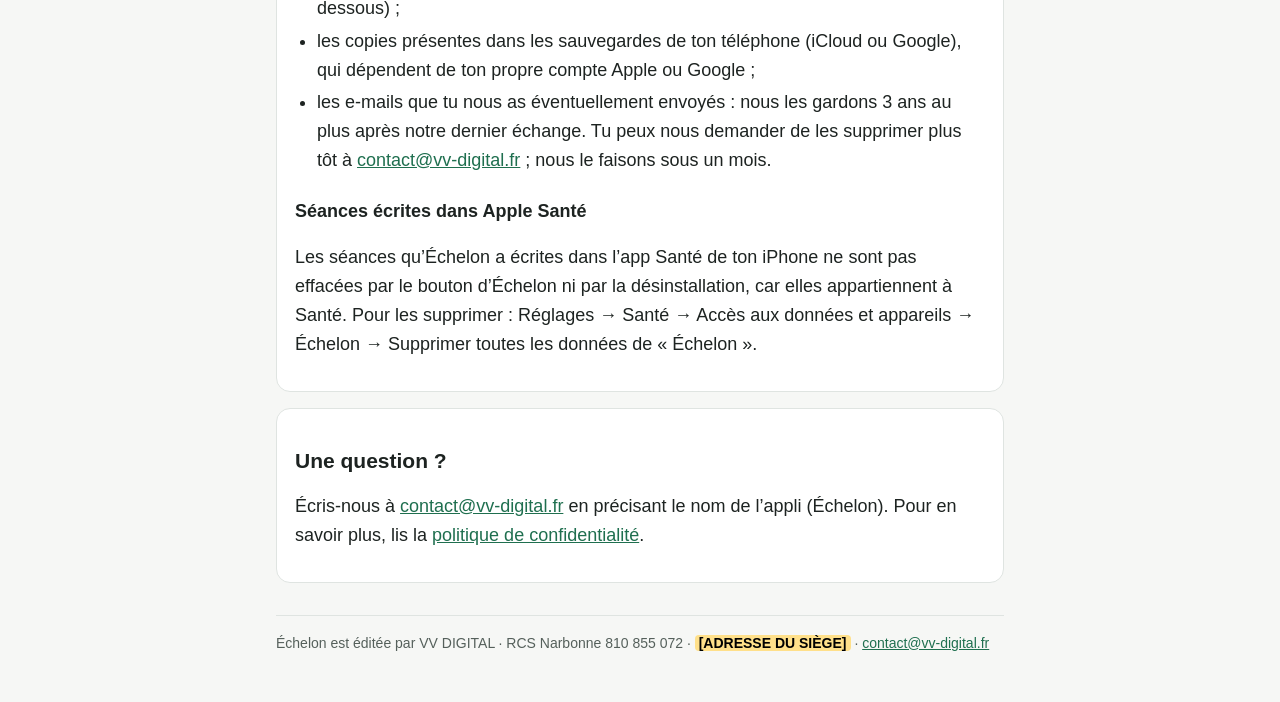
<file: echelon/supprimer-mes-donnees.html>
<!doctype html>
<html lang="fr">
<head>
  <meta charset="utf-8">
  <meta name="viewport" content="width=device-width, initial-scale=1">
  <meta name="color-scheme" content="light">
  <title>Supprimer mes données · Échelon</title>
  <meta name="description" content="Supprimer mes données de l’appli Échelon, éditée par VV DIGITAL.">
  <link rel="stylesheet" href="../style.css">
</head>
<body>
  <div class="page">
    <header class="entete">
      <a class="fil" href="../index.html">← Pages légales des applis VV DIGITAL</a>
      <p class="appli">Échelon</p>
      <h1>Supprimer mes données</h1>
      <p class="maj">Dernière mise à jour : 12 novembre 2026</p>
      <nav class="onglets" aria-label="Pages légales de Échelon">
        <a href="confidentialite.html">Confidentialité</a>
        <a href="conditions.html">Conditions d’utilisation</a>
        <a href="supprimer-mes-donnees.html" aria-current="page">Supprimer mes données</a>
      </nav>
    </header>
    <main>
      <section class="resume">
        <h2>Rien n’est stocké sur nos serveurs</h2>
        <p>Cette page concerne l’appli <strong>Échelon</strong>, publiée sur Google Play et l’App Store par <strong>VV DIGITAL</strong>.</p>
        <p>Échelon ne crée <strong>aucun compte</strong> et n’envoie <strong>aucune de tes données</strong> sur nos serveurs : tout ce que tu saisis est enregistré uniquement sur ton téléphone. Pour supprimer tes données, il suffit donc de les effacer de ton téléphone, avec l’une des méthodes ci-dessous. Tu n’as aucune demande à nous envoyer.</p>
      </section>
      <section>
        <h2>Méthode 1 : depuis l’appli (recommandée)</h2>
        <ol>
          <li>Ouvre Échelon.</li>
          <li>Va dans <span class="bouton">Profil</span> → <span class="bouton">Effacer toutes mes données</span> → confirmer avec <span class="bouton">Effacer</span>.</li>
        </ol>
        <p>Cela supprime immédiatement et définitivement ton profil, tes séances, tes rangs, tes pépites, ta mascotte et tes réglages. L’appli revient à l’écran d’accueil, comme au premier lancement.</p>
        <p>Avant d’effacer, tu peux garder une copie : Tu peux exporter tes séances dans un fichier tableur depuis l’onglet Profil (bouton « Exporter mes séances (CSV) »), lorsque cette option est proposée.</p>
      </section>
      <section>
        <h2>Méthode 2 : effacer les données de l’appli (Android)</h2>
        <ol>
          <li>Ouvre les <strong>Paramètres</strong> de ton téléphone.</li>
          <li>Va dans <strong>Applications</strong>, puis choisis <strong>Échelon</strong>.</li>
          <li>Touche <strong>Stockage</strong> (ou « Stockage et cache »), puis <strong>Effacer les données</strong> (ou « Vider le stockage »).</li>
        </ol>
        <p>Les noms exacts peuvent varier selon la marque de ton téléphone.</p>
      </section>
      <section>
        <h2>Méthode 3 : désinstaller l’appli</h2>
        <p>Désinstaller Échelon (sur Android comme sur iPhone) supprime toutes les données enregistrées par l’appli sur ton téléphone.</p>
      </section>
      <section>
        <h2>Ce qui n’est pas effacé par ces méthodes</h2>
        <ul>
          <li>les séances écrites dans Apple Santé, si tu avais activé cette option (voir ci-dessous) ;</li>
          <li>les copies présentes dans les sauvegardes de ton téléphone (iCloud ou Google), qui dépendent de ton propre compte Apple ou Google ;</li>
          <li>les e-mails que tu nous as éventuellement envoyés : nous les gardons 3 ans au plus après notre dernier échange. Tu peux nous demander de les supprimer plus tôt à <a href="mailto:contact@vv-digital.fr">contact@vv-digital.fr</a> ; nous le faisons sous un mois.</li>
        </ul>
        <h3>Séances écrites dans Apple Santé</h3>
        <p>Les séances qu’Échelon a écrites dans l’app Santé de ton iPhone ne sont pas effacées par le bouton d’Échelon ni par la désinstallation, car elles appartiennent à Santé. Pour les supprimer : Réglages → Santé → Accès aux données et appareils → Échelon → Supprimer toutes les données de « Échelon ».</p>
      </section>
      <section>
        <h2>Une question ?</h2>
        <p>Écris-nous à <a href="mailto:contact@vv-digital.fr">contact@vv-digital.fr</a> en précisant le nom de l’appli (Échelon). Pour en savoir plus, lis la <a href="confidentialite.html">politique de confidentialité</a>.</p>
      </section>
    </main>
    <footer>
      Échelon est éditée par VV DIGITAL · RCS Narbonne 810 855 072 · <mark class="a-completer">[ADRESSE DU SIÈGE]</mark> · <a href="mailto:contact@vv-digital.fr">contact@vv-digital.fr</a>
    </footer>
  </div>
</body>
</html>
</file>
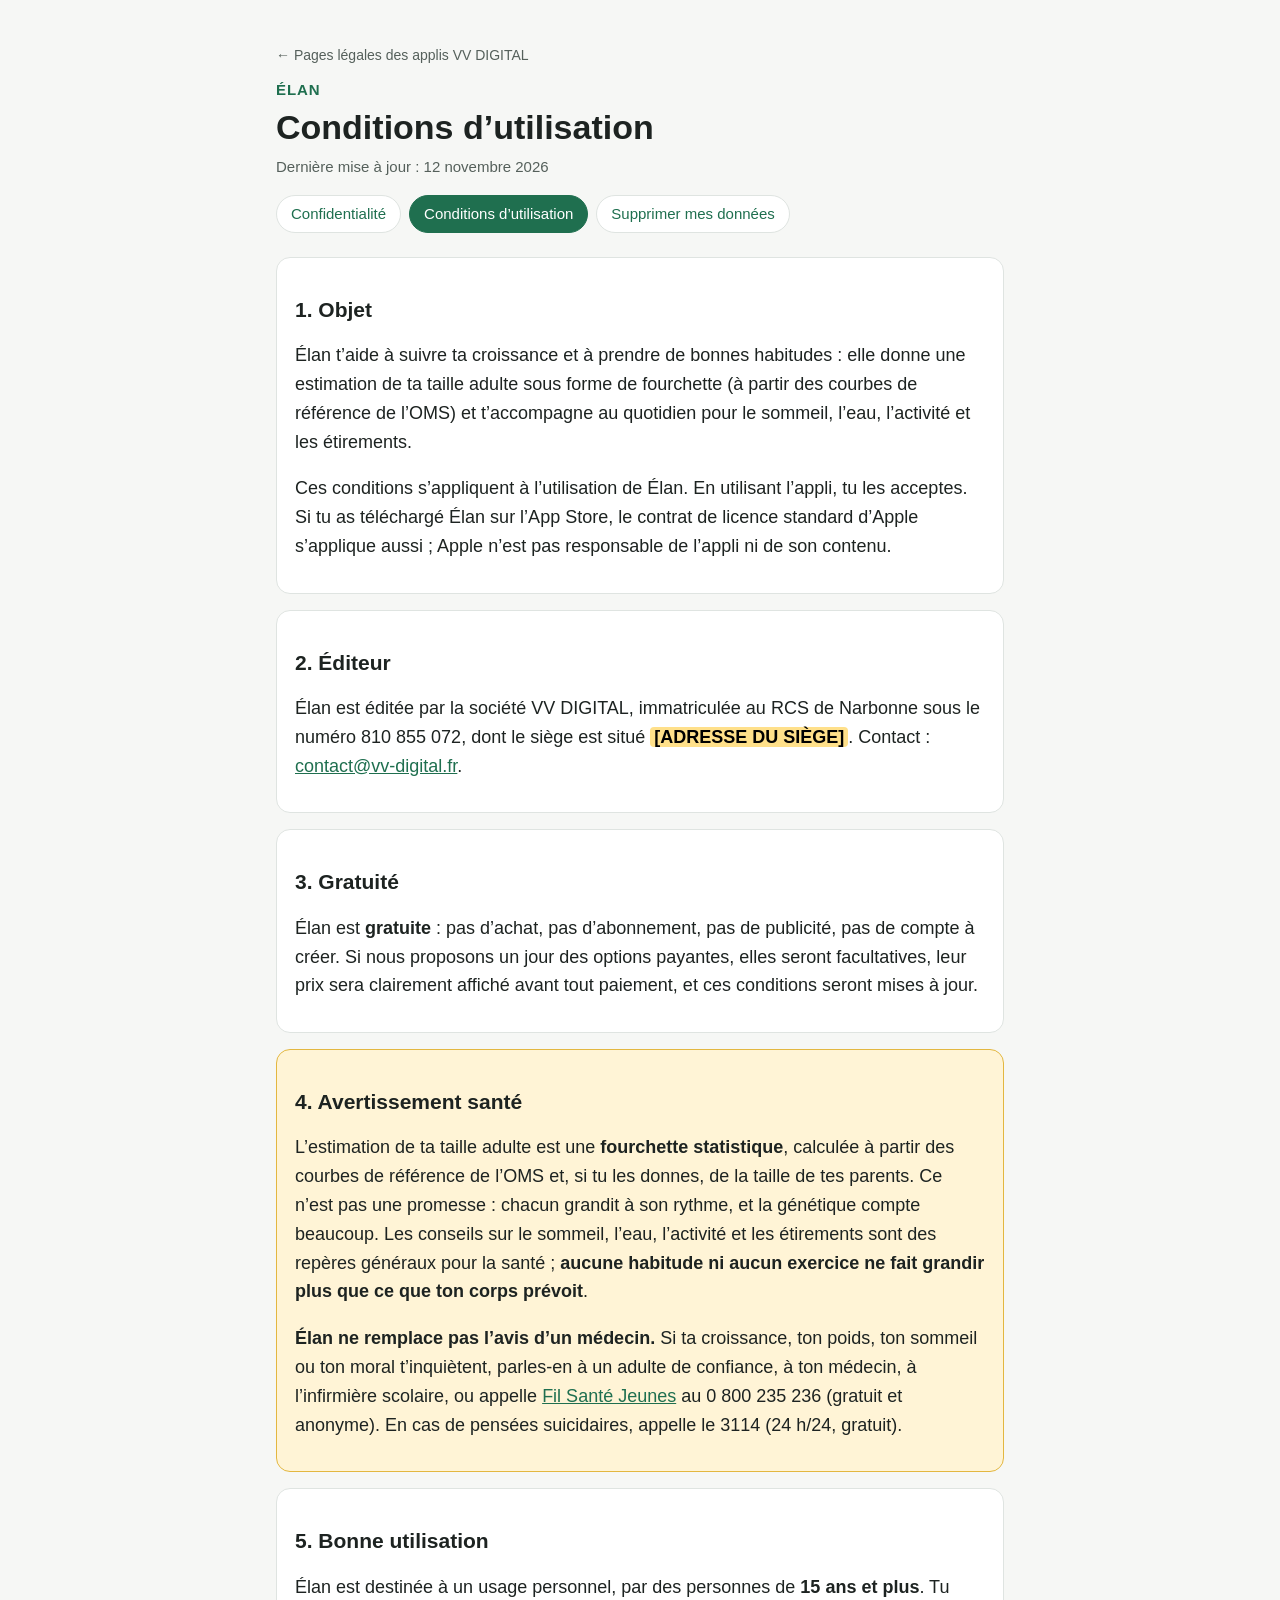
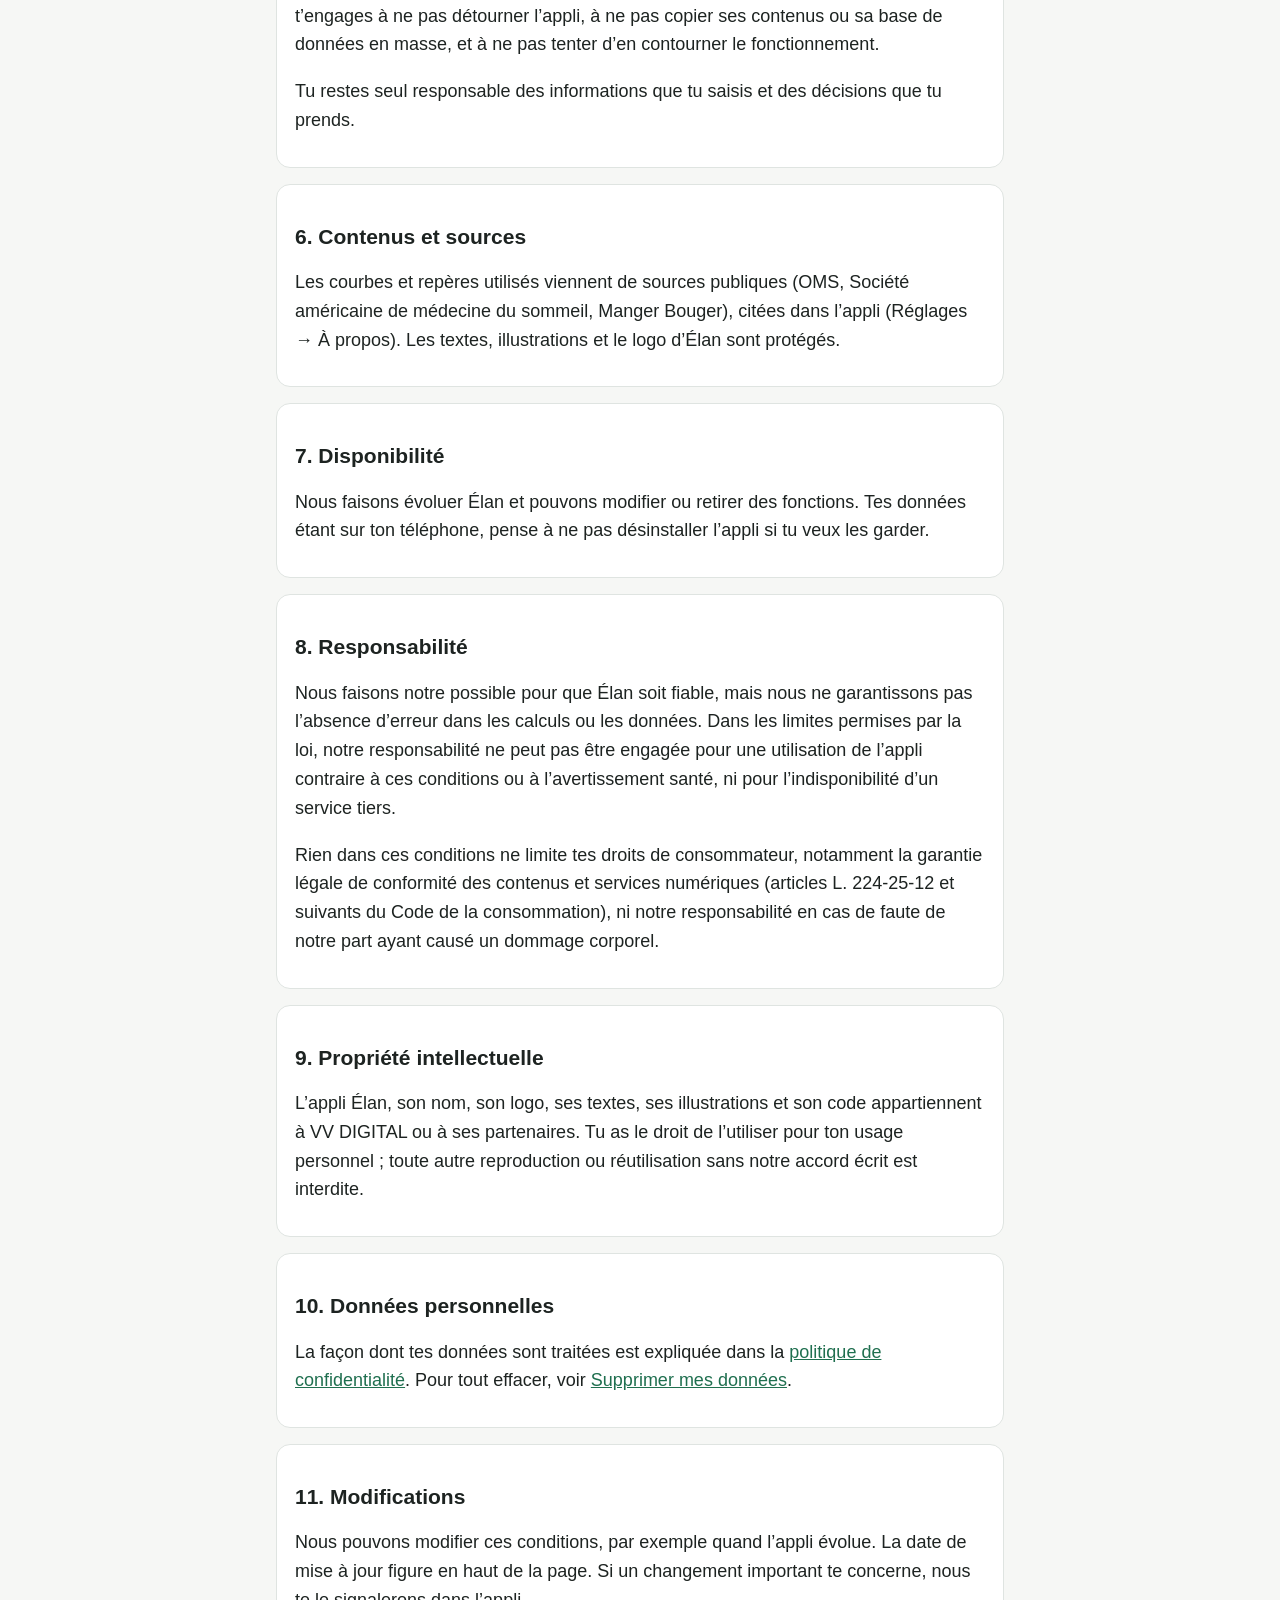
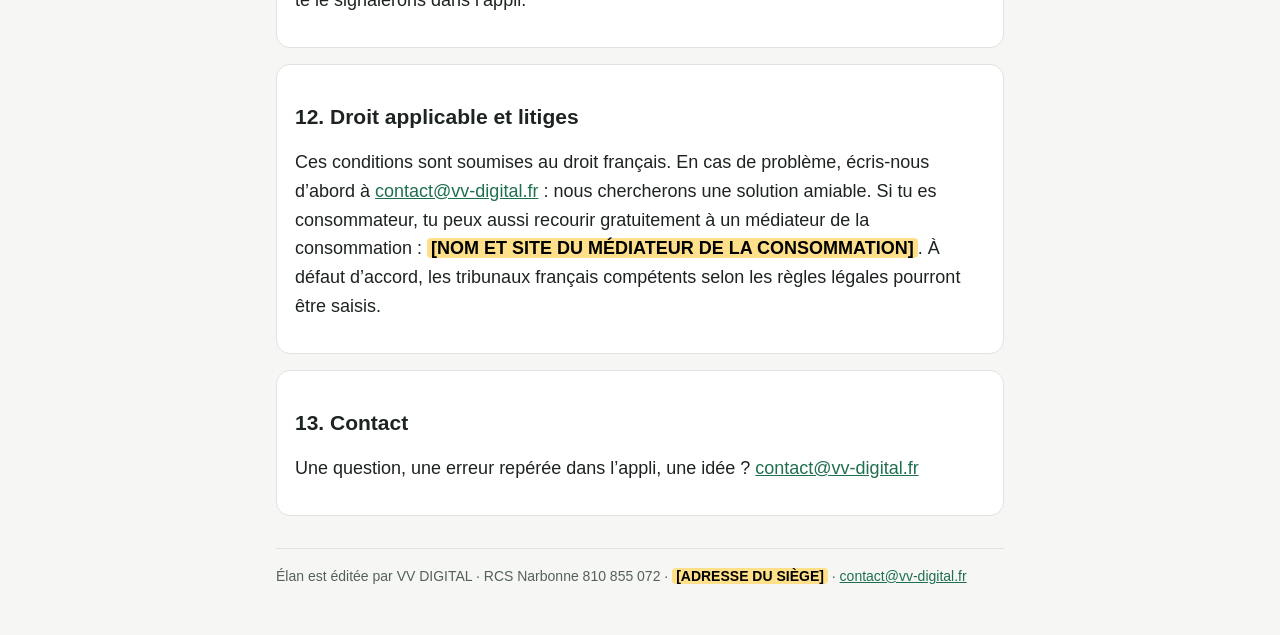
<file: elan/conditions.html>
<!doctype html>
<html lang="fr">
<head>
  <meta charset="utf-8">
  <meta name="viewport" content="width=device-width, initial-scale=1">
  <meta name="color-scheme" content="light">
  <title>Conditions d’utilisation · Élan</title>
  <meta name="description" content="Conditions d’utilisation de l’appli Élan, éditée par VV DIGITAL.">
  <link rel="stylesheet" href="../style.css">
</head>
<body>
  <div class="page">
    <header class="entete">
      <a class="fil" href="../index.html">← Pages légales des applis VV DIGITAL</a>
      <p class="appli">Élan</p>
      <h1>Conditions d’utilisation</h1>
      <p class="maj">Dernière mise à jour : 12 novembre 2026</p>
      <nav class="onglets" aria-label="Pages légales de Élan">
        <a href="confidentialite.html">Confidentialité</a>
        <a href="conditions.html" aria-current="page">Conditions d’utilisation</a>
        <a href="supprimer-mes-donnees.html">Supprimer mes données</a>
      </nav>
    </header>
    <main>
      <section>
        <h2>1. Objet</h2>
        <p>Élan t’aide à suivre ta croissance et à prendre de bonnes habitudes : elle donne une estimation de ta taille adulte sous forme de fourchette (à partir des courbes de référence de l’OMS) et t’accompagne au quotidien pour le sommeil, l’eau, l’activité et les étirements.</p>
        <p>Ces conditions s’appliquent à l’utilisation de Élan. En utilisant l’appli, tu les acceptes. Si tu as téléchargé Élan sur l’App Store, le contrat de licence standard d’Apple s’applique aussi ; Apple n’est pas responsable de l’appli ni de son contenu.</p>
      </section>
      <section>
        <h2>2. Éditeur</h2>
        <p>Élan est éditée par la société VV DIGITAL, immatriculée au RCS de Narbonne sous le numéro 810 855 072, dont le siège est situé <mark class="a-completer">[ADRESSE DU SIÈGE]</mark>. Contact : <a href="mailto:contact@vv-digital.fr">contact@vv-digital.fr</a>.</p>
      </section>
      <section>
        <h2>3. Gratuité</h2>
        <p>Élan est <strong>gratuite</strong> : pas d’achat, pas d’abonnement, pas de publicité, pas de compte à créer. Si nous proposons un jour des options payantes, elles seront facultatives, leur prix sera clairement affiché avant tout paiement, et ces conditions seront mises à jour.</p>
      </section>
      <section class="attention">
        <h2>4. Avertissement santé</h2>
        <p>L’estimation de ta taille adulte est une <strong>fourchette statistique</strong>, calculée à partir des courbes de référence de l’OMS et, si tu les donnes, de la taille de tes parents. Ce n’est pas une promesse : chacun grandit à son rythme, et la génétique compte beaucoup. Les conseils sur le sommeil, l’eau, l’activité et les étirements sont des repères généraux pour la santé ; <strong>aucune habitude ni aucun exercice ne fait grandir plus que ce que ton corps prévoit</strong>.</p>
        <p><strong>Élan ne remplace pas l’avis d’un médecin.</strong> Si ta croissance, ton poids, ton sommeil ou ton moral t’inquiètent, parles-en à un adulte de confiance, à ton médecin, à l’infirmière scolaire, ou appelle <a href="https://www.filsantejeunes.com">Fil Santé Jeunes</a> au 0 800 235 236 (gratuit et anonyme). En cas de pensées suicidaires, appelle le 3114 (24 h/24, gratuit).</p>
      </section>
      <section>
        <h2>5. Bonne utilisation</h2>
        <p>Élan est destinée à un usage personnel, par des personnes de <strong>15 ans et plus</strong>. Tu t’engages à ne pas détourner l’appli, à ne pas copier ses contenus ou sa base de données en masse, et à ne pas tenter d’en contourner le fonctionnement.</p>
        <p>Tu restes seul responsable des informations que tu saisis et des décisions que tu prends.</p>
      </section>
      <section>
        <h2>6. Contenus et sources</h2>
        <p>Les courbes et repères utilisés viennent de sources publiques (OMS, Société américaine de médecine du sommeil, Manger Bouger), citées dans l’appli (Réglages → À propos). Les textes, illustrations et le logo d’Élan sont protégés.</p>
      </section>
      <section>
        <h2>7. Disponibilité</h2>
        <p>Nous faisons évoluer Élan et pouvons modifier ou retirer des fonctions. Tes données étant sur ton téléphone, pense à ne pas désinstaller l’appli si tu veux les garder.</p>
      </section>
      <section>
        <h2>8. Responsabilité</h2>
        <p>Nous faisons notre possible pour que Élan soit fiable, mais nous ne garantissons pas l’absence d’erreur dans les calculs ou les données. Dans les limites permises par la loi, notre responsabilité ne peut pas être engagée pour une utilisation de l’appli contraire à ces conditions ou à l’avertissement santé, ni pour l’indisponibilité d’un service tiers.</p>
        <p>Rien dans ces conditions ne limite tes droits de consommateur, notamment la garantie légale de conformité des contenus et services numériques (articles L. 224-25-12 et suivants du Code de la consommation), ni notre responsabilité en cas de faute de notre part ayant causé un dommage corporel.</p>
      </section>
      <section>
        <h2>9. Propriété intellectuelle</h2>
        <p>L’appli Élan, son nom, son logo, ses textes, ses illustrations et son code appartiennent à VV DIGITAL ou à ses partenaires. Tu as le droit de l’utiliser pour ton usage personnel ; toute autre reproduction ou réutilisation sans notre accord écrit est interdite.</p>
      </section>
      <section>
        <h2>10. Données personnelles</h2>
        <p>La façon dont tes données sont traitées est expliquée dans la <a href="confidentialite.html">politique de confidentialité</a>. Pour tout effacer, voir <a href="supprimer-mes-donnees.html">Supprimer mes données</a>.</p>
      </section>
      <section>
        <h2>11. Modifications</h2>
        <p>Nous pouvons modifier ces conditions, par exemple quand l’appli évolue. La date de mise à jour figure en haut de la page. Si un changement important te concerne, nous te le signalerons dans l’appli.</p>
      </section>
      <section>
        <h2>12. Droit applicable et litiges</h2>
        <p>Ces conditions sont soumises au droit français. En cas de problème, écris-nous d’abord à <a href="mailto:contact@vv-digital.fr">contact@vv-digital.fr</a> : nous chercherons une solution amiable. Si tu es consommateur, tu peux aussi recourir gratuitement à un médiateur de la consommation : <mark class="a-completer">[NOM ET SITE DU MÉDIATEUR DE LA CONSOMMATION]</mark>. À défaut d’accord, les tribunaux français compétents selon les règles légales pourront être saisis.</p>
      </section>
      <section>
        <h2>13. Contact</h2>
        <p>Une question, une erreur repérée dans l’appli, une idée ? <a href="mailto:contact@vv-digital.fr">contact@vv-digital.fr</a></p>
      </section>
    </main>
    <footer>
      Élan est éditée par VV DIGITAL · RCS Narbonne 810 855 072 · <mark class="a-completer">[ADRESSE DU SIÈGE]</mark> · <a href="mailto:contact@vv-digital.fr">contact@vv-digital.fr</a>
    </footer>
  </div>
</body>
</html>
</file>
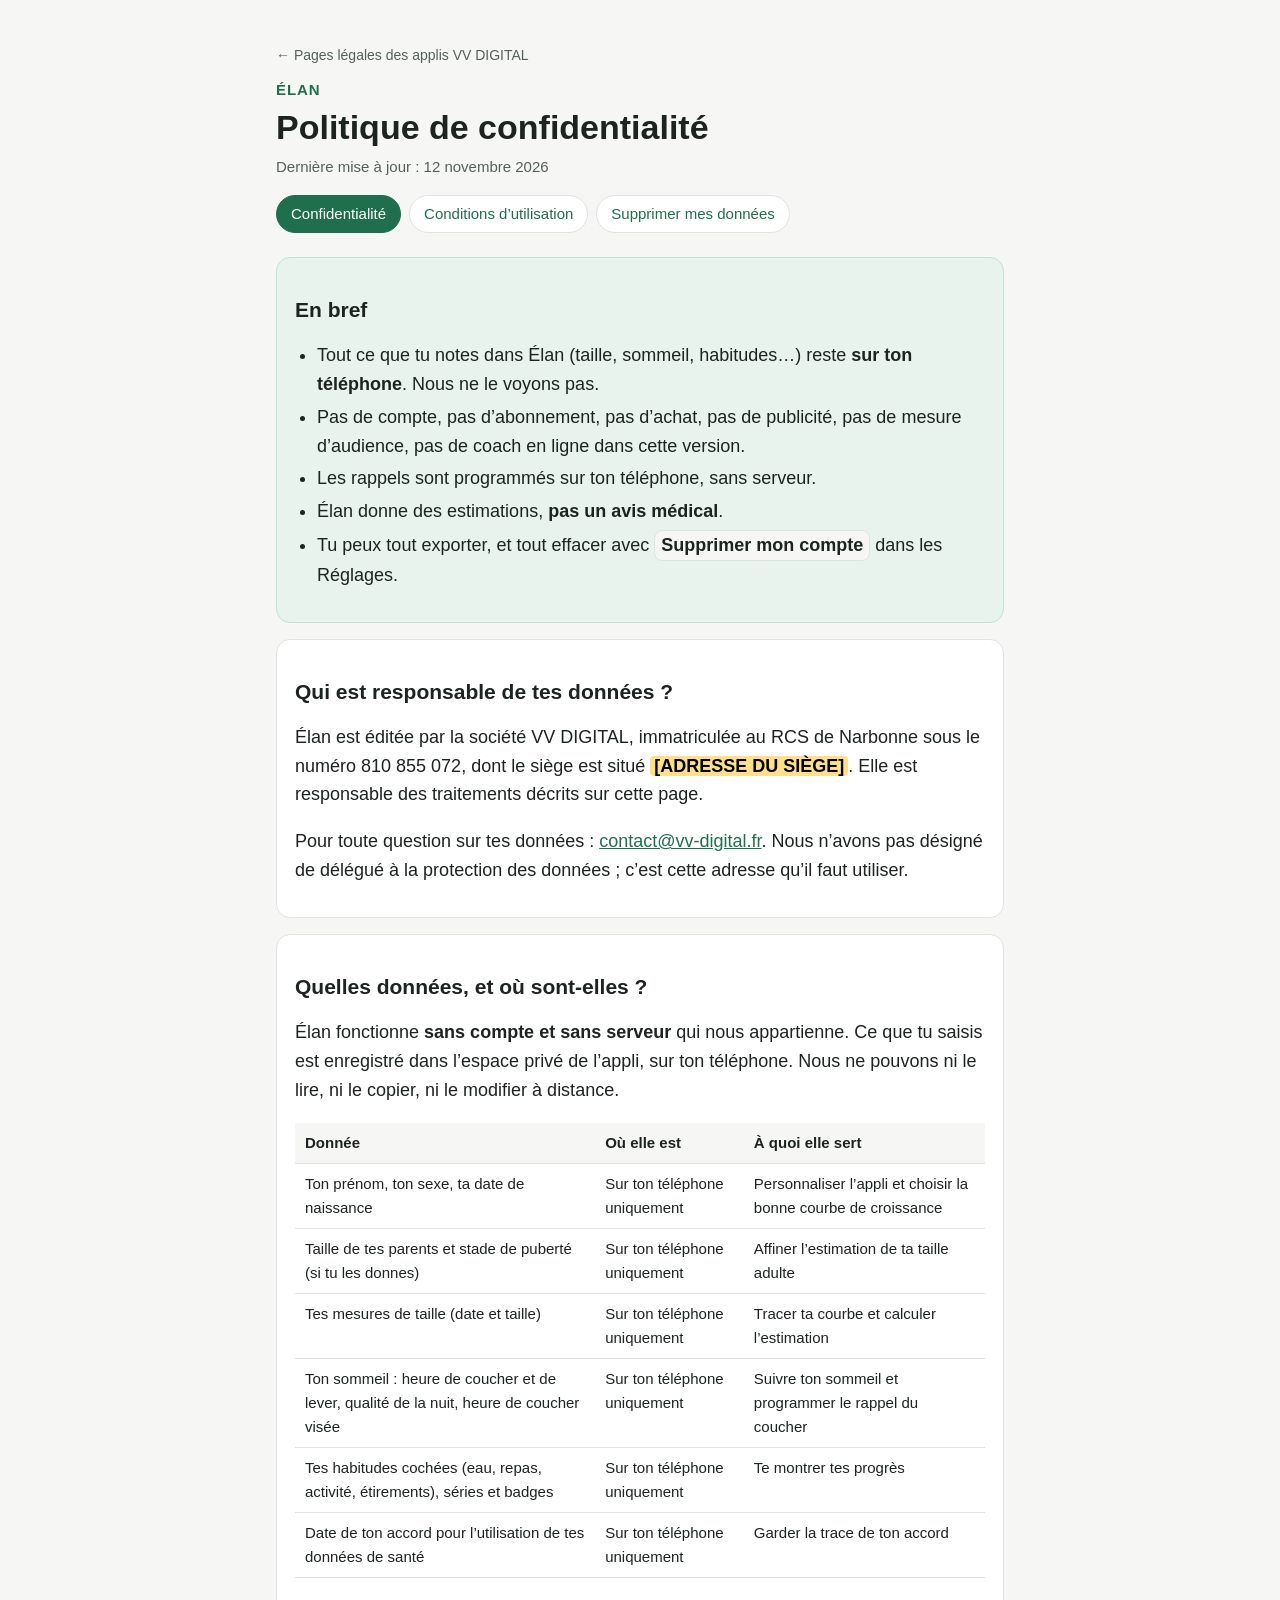
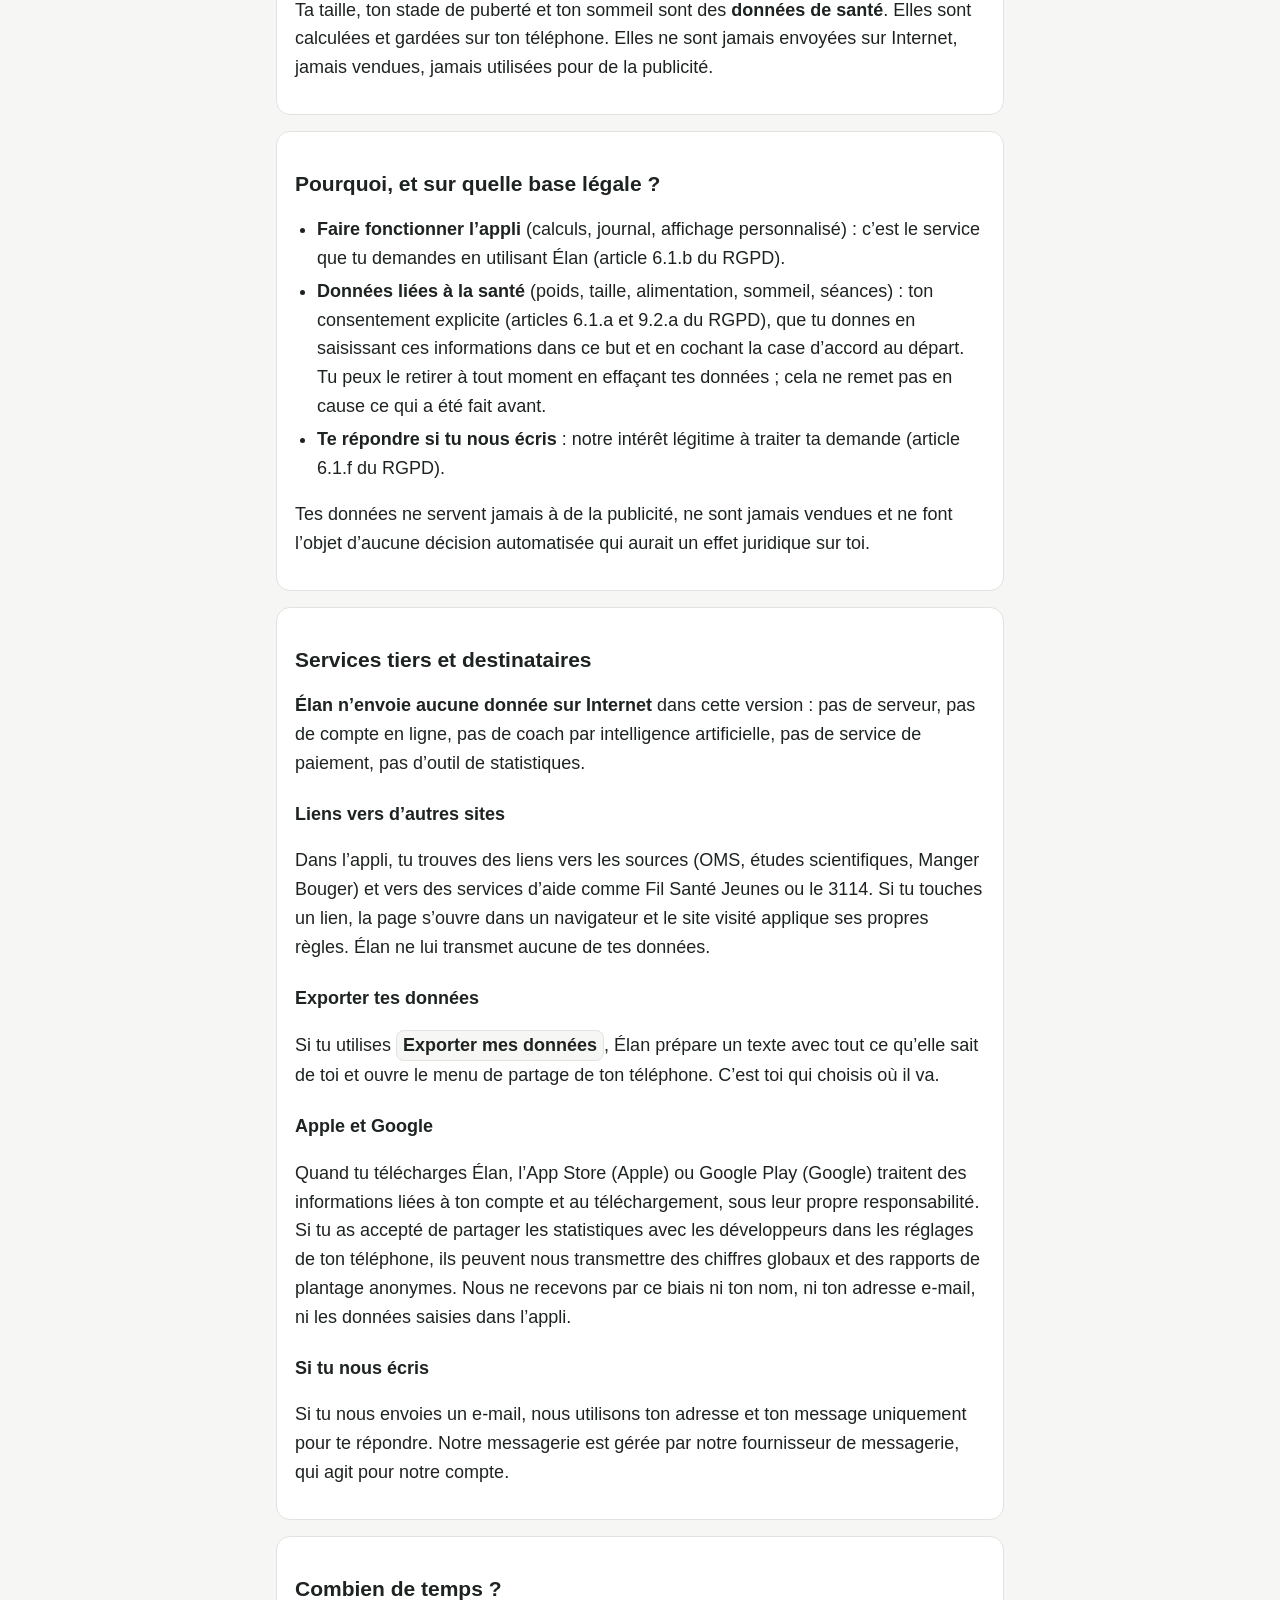
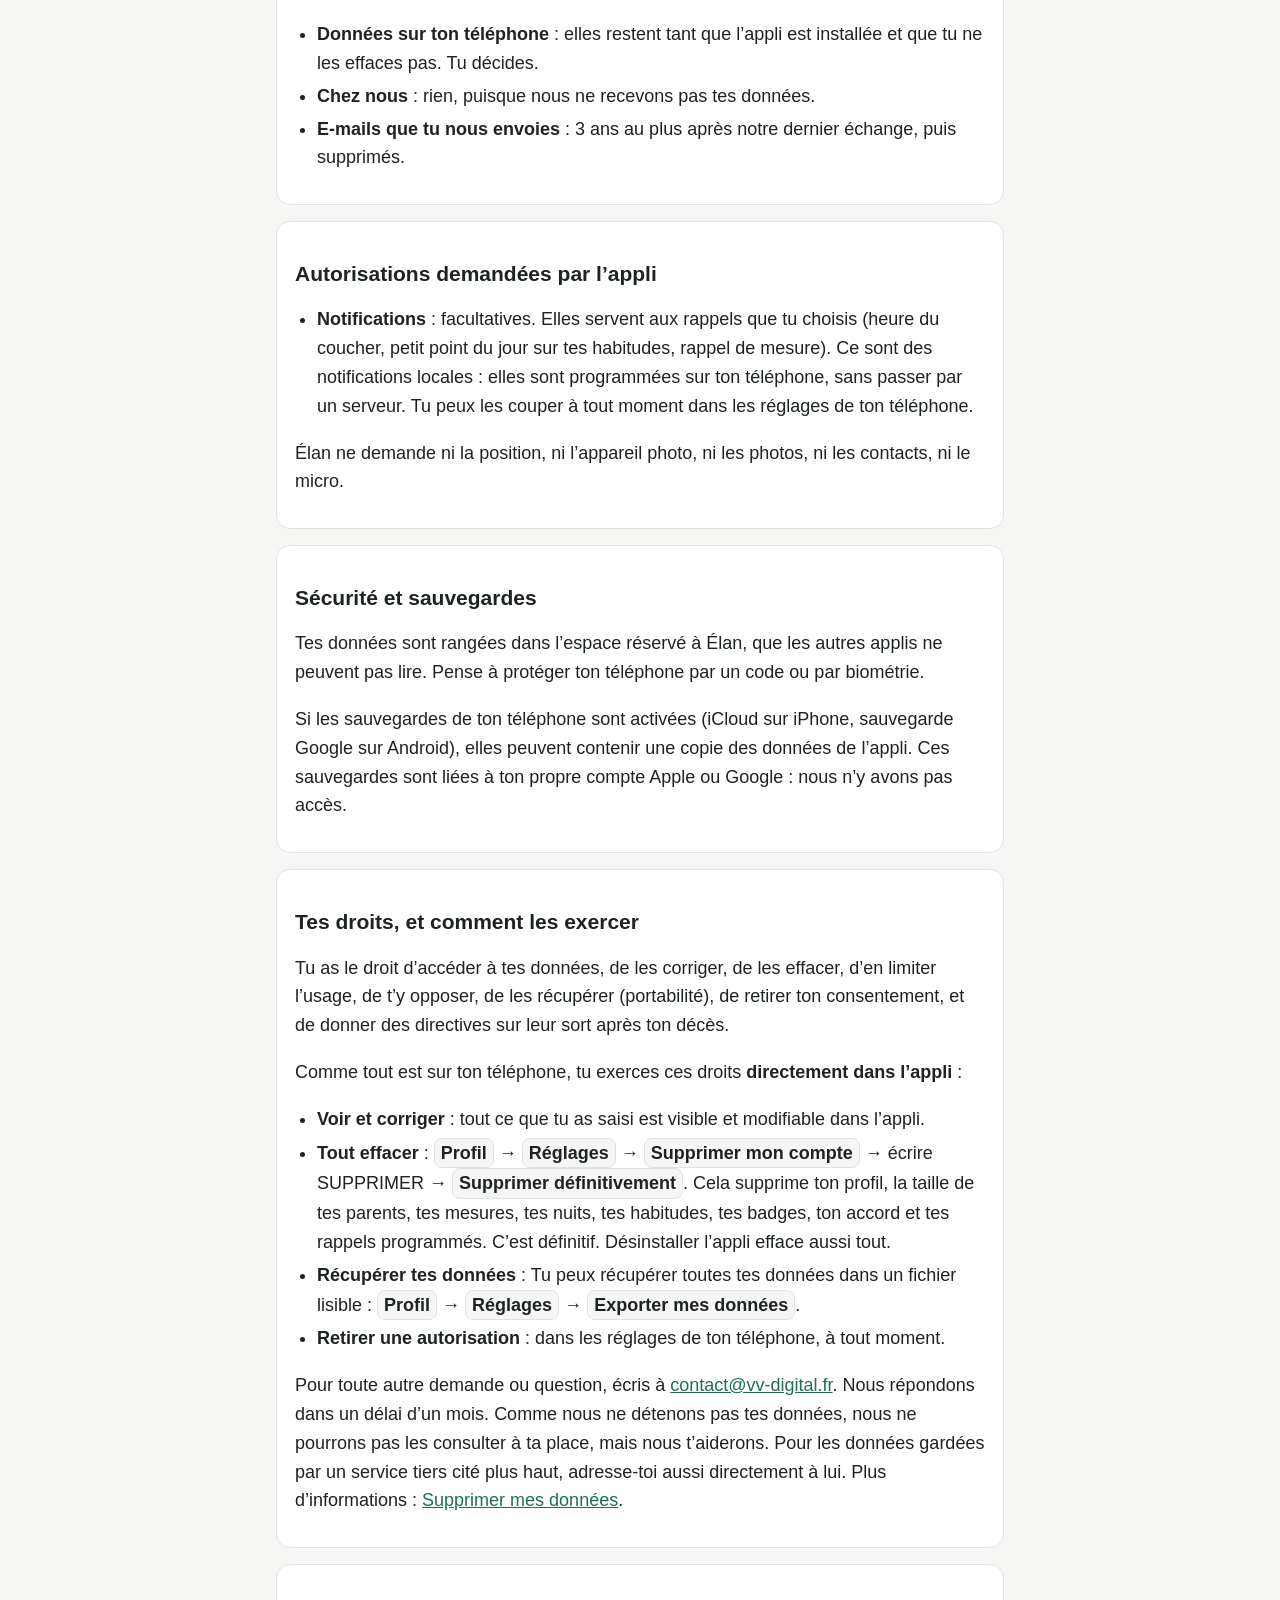
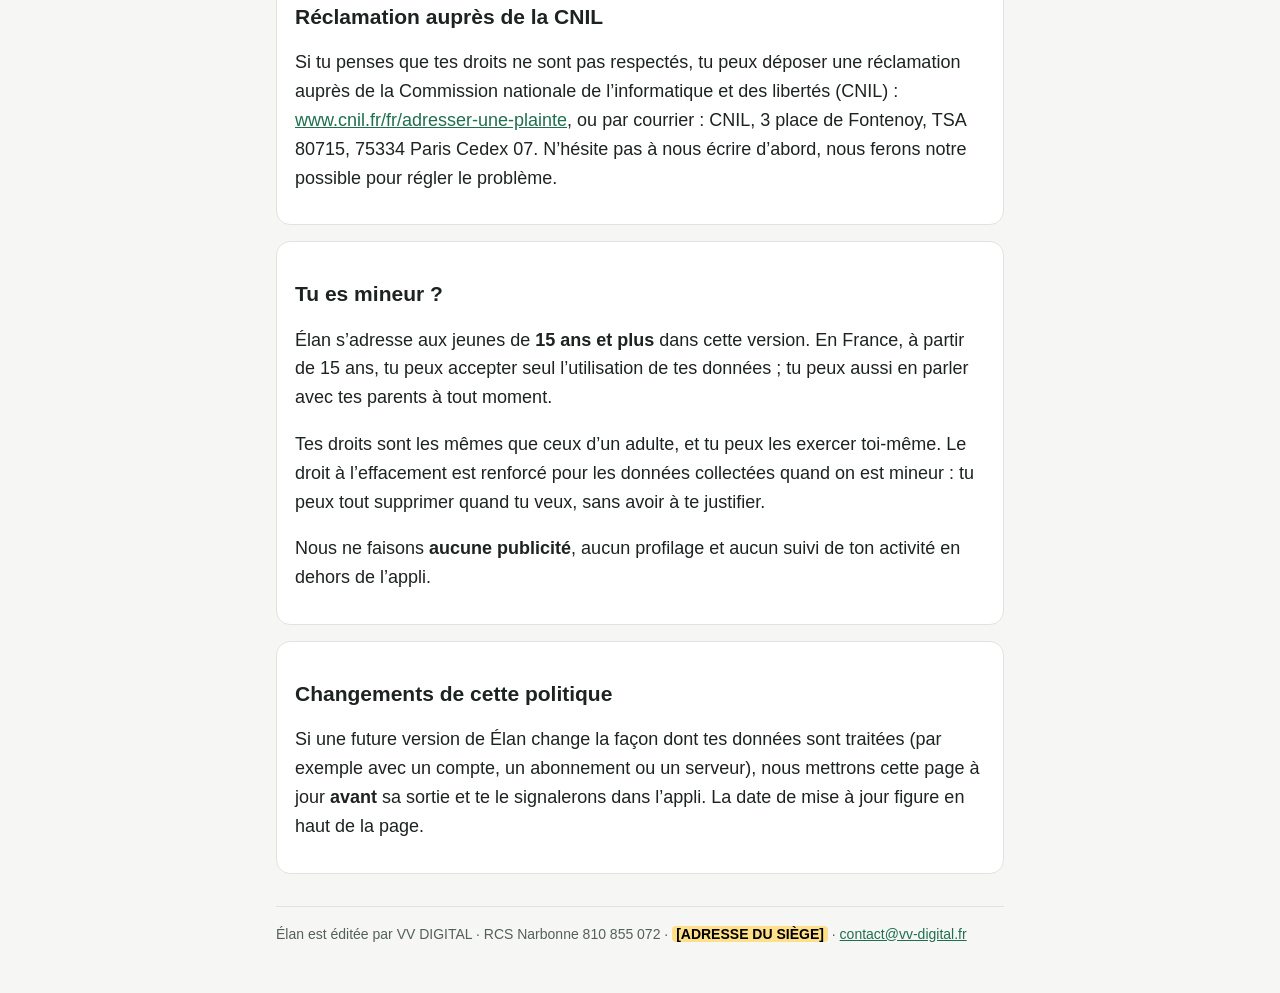
<file: elan/confidentialite.html>
<!doctype html>
<html lang="fr">
<head>
  <meta charset="utf-8">
  <meta name="viewport" content="width=device-width, initial-scale=1">
  <meta name="color-scheme" content="light">
  <title>Politique de confidentialité · Élan</title>
  <meta name="description" content="Politique de confidentialité de l’appli Élan, éditée par VV DIGITAL.">
  <link rel="stylesheet" href="../style.css">
</head>
<body>
  <div class="page">
    <header class="entete">
      <a class="fil" href="../index.html">← Pages légales des applis VV DIGITAL</a>
      <p class="appli">Élan</p>
      <h1>Politique de confidentialité</h1>
      <p class="maj">Dernière mise à jour : 12 novembre 2026</p>
      <nav class="onglets" aria-label="Pages légales de Élan">
        <a href="confidentialite.html" aria-current="page">Confidentialité</a>
        <a href="conditions.html">Conditions d’utilisation</a>
        <a href="supprimer-mes-donnees.html">Supprimer mes données</a>
      </nav>
    </header>
    <main>
      <section class="resume">
        <h2>En bref</h2>
        <ul>
          <li>Tout ce que tu notes dans Élan (taille, sommeil, habitudes…) reste <strong>sur ton téléphone</strong>. Nous ne le voyons pas.</li>
          <li>Pas de compte, pas d’abonnement, pas d’achat, pas de publicité, pas de mesure d’audience, pas de coach en ligne dans cette version.</li>
          <li>Les rappels sont programmés sur ton téléphone, sans serveur.</li>
          <li>Élan donne des estimations, <strong>pas un avis médical</strong>.</li>
          <li>Tu peux tout exporter, et tout effacer avec <span class="bouton">Supprimer mon compte</span> dans les Réglages.</li>
        </ul>
      </section>
      <section>
        <h2>Qui est responsable de tes données ?</h2>
        <p>Élan est éditée par la société VV DIGITAL, immatriculée au RCS de Narbonne sous le numéro 810 855 072, dont le siège est situé <mark class="a-completer">[ADRESSE DU SIÈGE]</mark>. Elle est responsable des traitements décrits sur cette page.</p>
        <p>Pour toute question sur tes données : <a href="mailto:contact@vv-digital.fr">contact@vv-digital.fr</a>. Nous n’avons pas désigné de délégué à la protection des données ; c’est cette adresse qu’il faut utiliser.</p>
      </section>
      <section>
        <h2>Quelles données, et où sont-elles ?</h2>
        <p>Élan fonctionne <strong>sans compte et sans serveur</strong> qui nous appartienne. Ce que tu saisis est enregistré dans l’espace privé de l’appli, sur ton téléphone. Nous ne pouvons ni le lire, ni le copier, ni le modifier à distance.</p>
        <div class="table-defile">
          <table>
            <thead><tr><th>Donnée</th><th>Où elle est</th><th>À quoi elle sert</th></tr></thead>
            <tbody>
              <tr><td data-label="Donnée">Ton prénom, ton sexe, ta date de naissance</td><td data-label="Où elle est">Sur ton téléphone uniquement</td><td data-label="À quoi elle sert">Personnaliser l’appli et choisir la bonne courbe de croissance</td></tr>
              <tr><td data-label="Donnée">Taille de tes parents et stade de puberté (si tu les donnes)</td><td data-label="Où elle est">Sur ton téléphone uniquement</td><td data-label="À quoi elle sert">Affiner l’estimation de ta taille adulte</td></tr>
              <tr><td data-label="Donnée">Tes mesures de taille (date et taille)</td><td data-label="Où elle est">Sur ton téléphone uniquement</td><td data-label="À quoi elle sert">Tracer ta courbe et calculer l’estimation</td></tr>
              <tr><td data-label="Donnée">Ton sommeil : heure de coucher et de lever, qualité de la nuit, heure de coucher visée</td><td data-label="Où elle est">Sur ton téléphone uniquement</td><td data-label="À quoi elle sert">Suivre ton sommeil et programmer le rappel du coucher</td></tr>
              <tr><td data-label="Donnée">Tes habitudes cochées (eau, repas, activité, étirements), séries et badges</td><td data-label="Où elle est">Sur ton téléphone uniquement</td><td data-label="À quoi elle sert">Te montrer tes progrès</td></tr>
              <tr><td data-label="Donnée">Date de ton accord pour l’utilisation de tes données de santé</td><td data-label="Où elle est">Sur ton téléphone uniquement</td><td data-label="À quoi elle sert">Garder la trace de ton accord</td></tr>
            </tbody>
          </table>
        </div>
        <p>Ta taille, ton stade de puberté et ton sommeil sont des <strong>données de santé</strong>. Elles sont calculées et gardées sur ton téléphone. Elles ne sont jamais envoyées sur Internet, jamais vendues, jamais utilisées pour de la publicité.</p>
      </section>
      <section>
        <h2>Pourquoi, et sur quelle base légale ?</h2>
        <ul>
          <li><strong>Faire fonctionner l’appli</strong> (calculs, journal, affichage personnalisé) : c’est le service que tu demandes en utilisant Élan (article 6.1.b du RGPD).</li>
          <li><strong>Données liées à la santé</strong> (poids, taille, alimentation, sommeil, séances) : ton consentement explicite (articles 6.1.a et 9.2.a du RGPD), que tu donnes en saisissant ces informations dans ce but et en cochant la case d’accord au départ. Tu peux le retirer à tout moment en effaçant tes données ; cela ne remet pas en cause ce qui a été fait avant.</li>
          <li><strong>Te répondre si tu nous écris</strong> : notre intérêt légitime à traiter ta demande (article 6.1.f du RGPD).</li>
        </ul>
        <p>Tes données ne servent jamais à de la publicité, ne sont jamais vendues et ne font l’objet d’aucune décision automatisée qui aurait un effet juridique sur toi.</p>
      </section>
      <section>
        <h2>Services tiers et destinataires</h2>
        <p><strong>Élan n’envoie aucune donnée sur Internet</strong> dans cette version : pas de serveur, pas de compte en ligne, pas de coach par intelligence artificielle, pas de service de paiement, pas d’outil de statistiques.</p>
        <h3>Liens vers d’autres sites</h3>
        <p>Dans l’appli, tu trouves des liens vers les sources (OMS, études scientifiques, Manger Bouger) et vers des services d’aide comme Fil Santé Jeunes ou le 3114. Si tu touches un lien, la page s’ouvre dans un navigateur et le site visité applique ses propres règles. Élan ne lui transmet aucune de tes données.</p>
        <h3>Exporter tes données</h3>
        <p>Si tu utilises <span class="bouton">Exporter mes données</span>, Élan prépare un texte avec tout ce qu’elle sait de toi et ouvre le menu de partage de ton téléphone. C’est toi qui choisis où il va.</p>
        <h3>Apple et Google</h3>
        <p>Quand tu télécharges Élan, l’App Store (Apple) ou Google Play (Google) traitent des informations liées à ton compte et au téléchargement, sous leur propre responsabilité. Si tu as accepté de partager les statistiques avec les développeurs dans les réglages de ton téléphone, ils peuvent nous transmettre des chiffres globaux et des rapports de plantage anonymes. Nous ne recevons par ce biais ni ton nom, ni ton adresse e-mail, ni les données saisies dans l’appli.</p>
        <h3>Si tu nous écris</h3>
        <p>Si tu nous envoies un e-mail, nous utilisons ton adresse et ton message uniquement pour te répondre. Notre messagerie est gérée par notre fournisseur de messagerie, qui agit pour notre compte.</p>
      </section>
      <section>
        <h2>Combien de temps ?</h2>
        <ul>
          <li><strong>Données sur ton téléphone</strong> : elles restent tant que l’appli est installée et que tu ne les effaces pas. Tu décides.</li>
          <li><strong>Chez nous</strong> : rien, puisque nous ne recevons pas tes données.</li>
          <li><strong>E-mails que tu nous envoies</strong> : 3 ans au plus après notre dernier échange, puis supprimés.</li>
        </ul>
      </section>
      <section>
        <h2>Autorisations demandées par l’appli</h2>
        <ul>
          <li><strong>Notifications</strong> : facultatives. Elles servent aux rappels que tu choisis (heure du coucher, petit point du jour sur tes habitudes, rappel de mesure). Ce sont des notifications locales : elles sont programmées sur ton téléphone, sans passer par un serveur. Tu peux les couper à tout moment dans les réglages de ton téléphone.</li>
        </ul>
        <p>Élan ne demande ni la position, ni l’appareil photo, ni les photos, ni les contacts, ni le micro.</p>
      </section>
      <section>
        <h2>Sécurité et sauvegardes</h2>
        <p>Tes données sont rangées dans l’espace réservé à Élan, que les autres applis ne peuvent pas lire. Pense à protéger ton téléphone par un code ou par biométrie.</p>
        <p>Si les sauvegardes de ton téléphone sont activées (iCloud sur iPhone, sauvegarde Google sur Android), elles peuvent contenir une copie des données de l’appli. Ces sauvegardes sont liées à ton propre compte Apple ou Google : nous n’y avons pas accès.</p>
      </section>
      <section>
        <h2>Tes droits, et comment les exercer</h2>
        <p>Tu as le droit d’accéder à tes données, de les corriger, de les effacer, d’en limiter l’usage, de t’y opposer, de les récupérer (portabilité), de retirer ton consentement, et de donner des directives sur leur sort après ton décès.</p>
        <p>Comme tout est sur ton téléphone, tu exerces ces droits <strong>directement dans l’appli</strong> :</p>
        <ul>
          <li><strong>Voir et corriger</strong> : tout ce que tu as saisi est visible et modifiable dans l’appli.</li>
          <li><strong>Tout effacer</strong> : <span class="bouton">Profil</span> → <span class="bouton">Réglages</span> → <span class="bouton">Supprimer mon compte</span> → écrire SUPPRIMER → <span class="bouton">Supprimer définitivement</span>. Cela supprime ton profil, la taille de tes parents, tes mesures, tes nuits, tes habitudes, tes badges, ton accord et tes rappels programmés. C’est définitif. Désinstaller l’appli efface aussi tout.</li>
          <li><strong>Récupérer tes données</strong> : Tu peux récupérer toutes tes données dans un fichier lisible : <span class="bouton">Profil</span> → <span class="bouton">Réglages</span> → <span class="bouton">Exporter mes données</span>.</li>
          <li><strong>Retirer une autorisation</strong> : dans les réglages de ton téléphone, à tout moment.</li>
        </ul>
        <p>Pour toute autre demande ou question, écris à <a href="mailto:contact@vv-digital.fr">contact@vv-digital.fr</a>. Nous répondons dans un délai d’un mois. Comme nous ne détenons pas tes données, nous ne pourrons pas les consulter à ta place, mais nous t’aiderons. Pour les données gardées par un service tiers cité plus haut, adresse-toi aussi directement à lui. Plus d’informations : <a href="supprimer-mes-donnees.html">Supprimer mes données</a>.</p>
      </section>
      <section>
        <h2>Réclamation auprès de la CNIL</h2>
        <p>Si tu penses que tes droits ne sont pas respectés, tu peux déposer une réclamation auprès de la Commission nationale de l’informatique et des libertés (CNIL) : <a href="https://www.cnil.fr/fr/adresser-une-plainte">www.cnil.fr/fr/adresser-une-plainte</a>, ou par courrier : CNIL, 3 place de Fontenoy, TSA 80715, 75334 Paris Cedex 07. N’hésite pas à nous écrire d’abord, nous ferons notre possible pour régler le problème.</p>
      </section>
      <section>
        <h2>Tu es mineur ?</h2>
        <p>Élan s’adresse aux jeunes de <strong>15 ans et plus</strong> dans cette version. En France, à partir de 15 ans, tu peux accepter seul l’utilisation de tes données ; tu peux aussi en parler avec tes parents à tout moment.</p>
        <p>Tes droits sont les mêmes que ceux d’un adulte, et tu peux les exercer toi-même. Le droit à l’effacement est renforcé pour les données collectées quand on est mineur : tu peux tout supprimer quand tu veux, sans avoir à te justifier.</p>
        <p>Nous ne faisons <strong>aucune publicité</strong>, aucun profilage et aucun suivi de ton activité en dehors de l’appli.</p>
      </section>
      <section>
        <h2>Changements de cette politique</h2>
        <p>Si une future version de Élan change la façon dont tes données sont traitées (par exemple avec un compte, un abonnement ou un serveur), nous mettrons cette page à jour <strong>avant</strong> sa sortie et te le signalerons dans l’appli. La date de mise à jour figure en haut de la page.</p>
      </section>
    </main>
    <footer>
      Élan est éditée par VV DIGITAL · RCS Narbonne 810 855 072 · <mark class="a-completer">[ADRESSE DU SIÈGE]</mark> · <a href="mailto:contact@vv-digital.fr">contact@vv-digital.fr</a>
    </footer>
  </div>
</body>
</html>
</file>
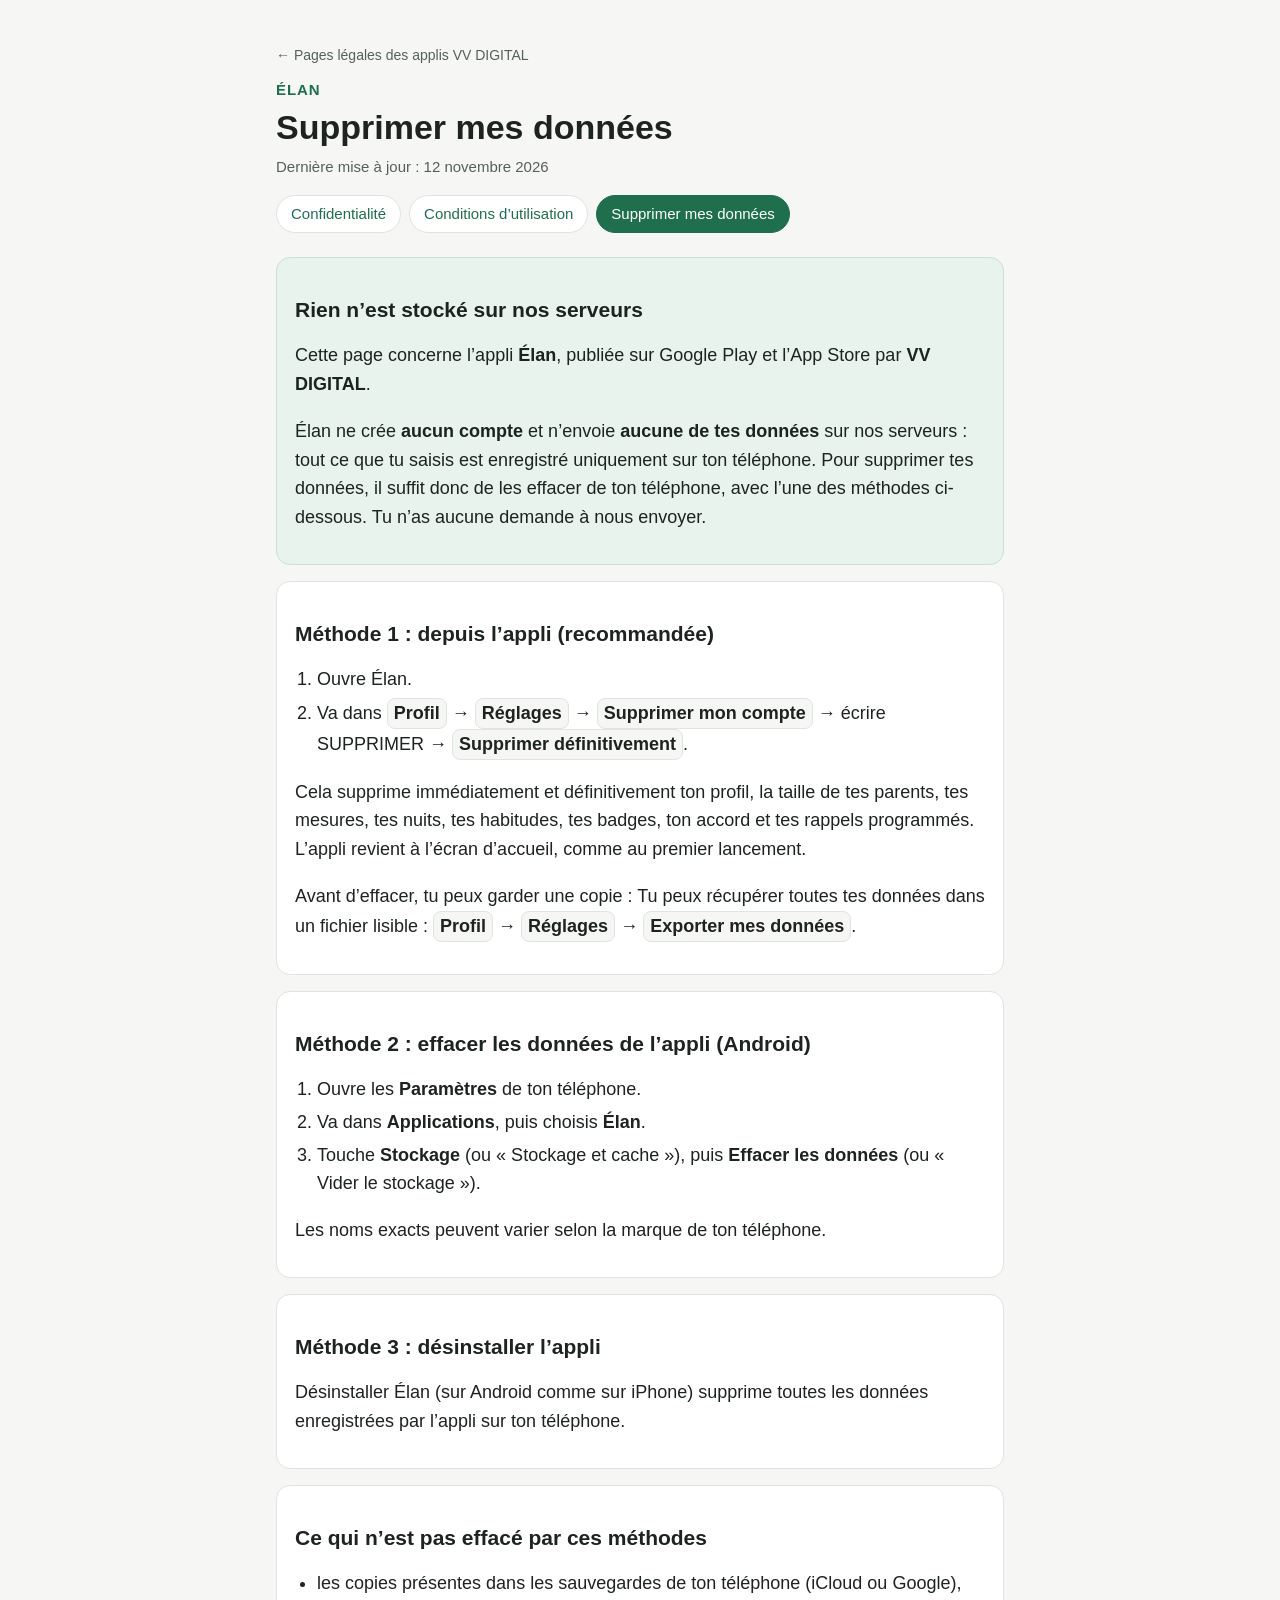
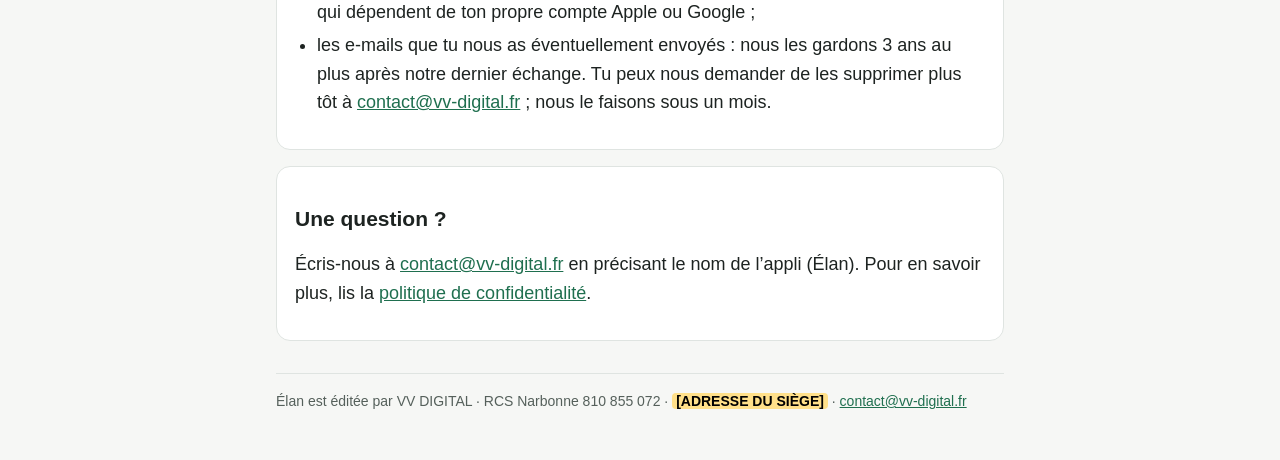
<file: elan/supprimer-mes-donnees.html>
<!doctype html>
<html lang="fr">
<head>
  <meta charset="utf-8">
  <meta name="viewport" content="width=device-width, initial-scale=1">
  <meta name="color-scheme" content="light">
  <title>Supprimer mes données · Élan</title>
  <meta name="description" content="Supprimer mes données de l’appli Élan, éditée par VV DIGITAL.">
  <link rel="stylesheet" href="../style.css">
</head>
<body>
  <div class="page">
    <header class="entete">
      <a class="fil" href="../index.html">← Pages légales des applis VV DIGITAL</a>
      <p class="appli">Élan</p>
      <h1>Supprimer mes données</h1>
      <p class="maj">Dernière mise à jour : 12 novembre 2026</p>
      <nav class="onglets" aria-label="Pages légales de Élan">
        <a href="confidentialite.html">Confidentialité</a>
        <a href="conditions.html">Conditions d’utilisation</a>
        <a href="supprimer-mes-donnees.html" aria-current="page">Supprimer mes données</a>
      </nav>
    </header>
    <main>
      <section class="resume">
        <h2>Rien n’est stocké sur nos serveurs</h2>
        <p>Cette page concerne l’appli <strong>Élan</strong>, publiée sur Google Play et l’App Store par <strong>VV DIGITAL</strong>.</p>
        <p>Élan ne crée <strong>aucun compte</strong> et n’envoie <strong>aucune de tes données</strong> sur nos serveurs : tout ce que tu saisis est enregistré uniquement sur ton téléphone. Pour supprimer tes données, il suffit donc de les effacer de ton téléphone, avec l’une des méthodes ci-dessous. Tu n’as aucune demande à nous envoyer.</p>
      </section>
      <section>
        <h2>Méthode 1 : depuis l’appli (recommandée)</h2>
        <ol>
          <li>Ouvre Élan.</li>
          <li>Va dans <span class="bouton">Profil</span> → <span class="bouton">Réglages</span> → <span class="bouton">Supprimer mon compte</span> → écrire SUPPRIMER → <span class="bouton">Supprimer définitivement</span>.</li>
        </ol>
        <p>Cela supprime immédiatement et définitivement ton profil, la taille de tes parents, tes mesures, tes nuits, tes habitudes, tes badges, ton accord et tes rappels programmés. L’appli revient à l’écran d’accueil, comme au premier lancement.</p>
        <p>Avant d’effacer, tu peux garder une copie : Tu peux récupérer toutes tes données dans un fichier lisible : <span class="bouton">Profil</span> → <span class="bouton">Réglages</span> → <span class="bouton">Exporter mes données</span>.</p>
      </section>
      <section>
        <h2>Méthode 2 : effacer les données de l’appli (Android)</h2>
        <ol>
          <li>Ouvre les <strong>Paramètres</strong> de ton téléphone.</li>
          <li>Va dans <strong>Applications</strong>, puis choisis <strong>Élan</strong>.</li>
          <li>Touche <strong>Stockage</strong> (ou « Stockage et cache »), puis <strong>Effacer les données</strong> (ou « Vider le stockage »).</li>
        </ol>
        <p>Les noms exacts peuvent varier selon la marque de ton téléphone.</p>
      </section>
      <section>
        <h2>Méthode 3 : désinstaller l’appli</h2>
        <p>Désinstaller Élan (sur Android comme sur iPhone) supprime toutes les données enregistrées par l’appli sur ton téléphone.</p>
      </section>
      <section>
        <h2>Ce qui n’est pas effacé par ces méthodes</h2>
        <ul>
          
          <li>les copies présentes dans les sauvegardes de ton téléphone (iCloud ou Google), qui dépendent de ton propre compte Apple ou Google ;</li>
          <li>les e-mails que tu nous as éventuellement envoyés : nous les gardons 3 ans au plus après notre dernier échange. Tu peux nous demander de les supprimer plus tôt à <a href="mailto:contact@vv-digital.fr">contact@vv-digital.fr</a> ; nous le faisons sous un mois.</li>
        </ul>

      </section>
      <section>
        <h2>Une question ?</h2>
        <p>Écris-nous à <a href="mailto:contact@vv-digital.fr">contact@vv-digital.fr</a> en précisant le nom de l’appli (Élan). Pour en savoir plus, lis la <a href="confidentialite.html">politique de confidentialité</a>.</p>
      </section>
    </main>
    <footer>
      Élan est éditée par VV DIGITAL · RCS Narbonne 810 855 072 · <mark class="a-completer">[ADRESSE DU SIÈGE]</mark> · <a href="mailto:contact@vv-digital.fr">contact@vv-digital.fr</a>
    </footer>
  </div>
</body>
</html>
</file>
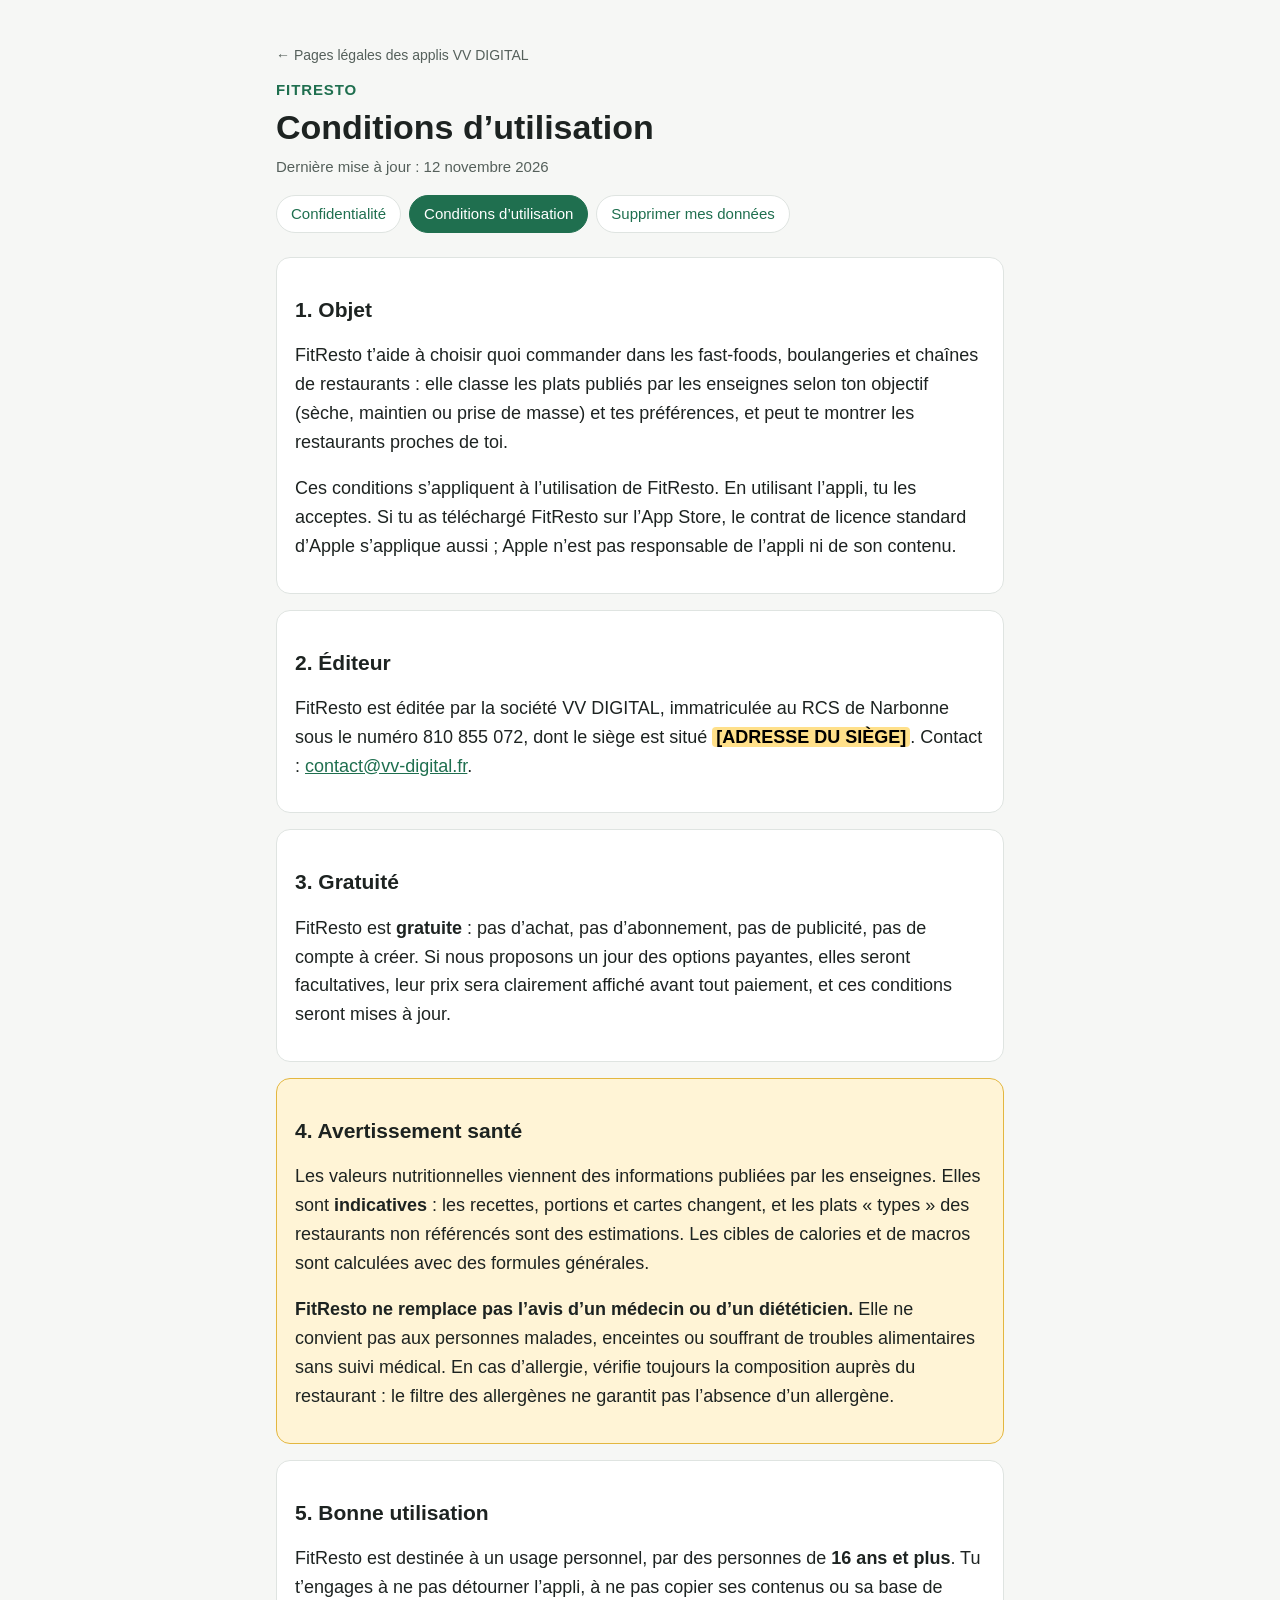
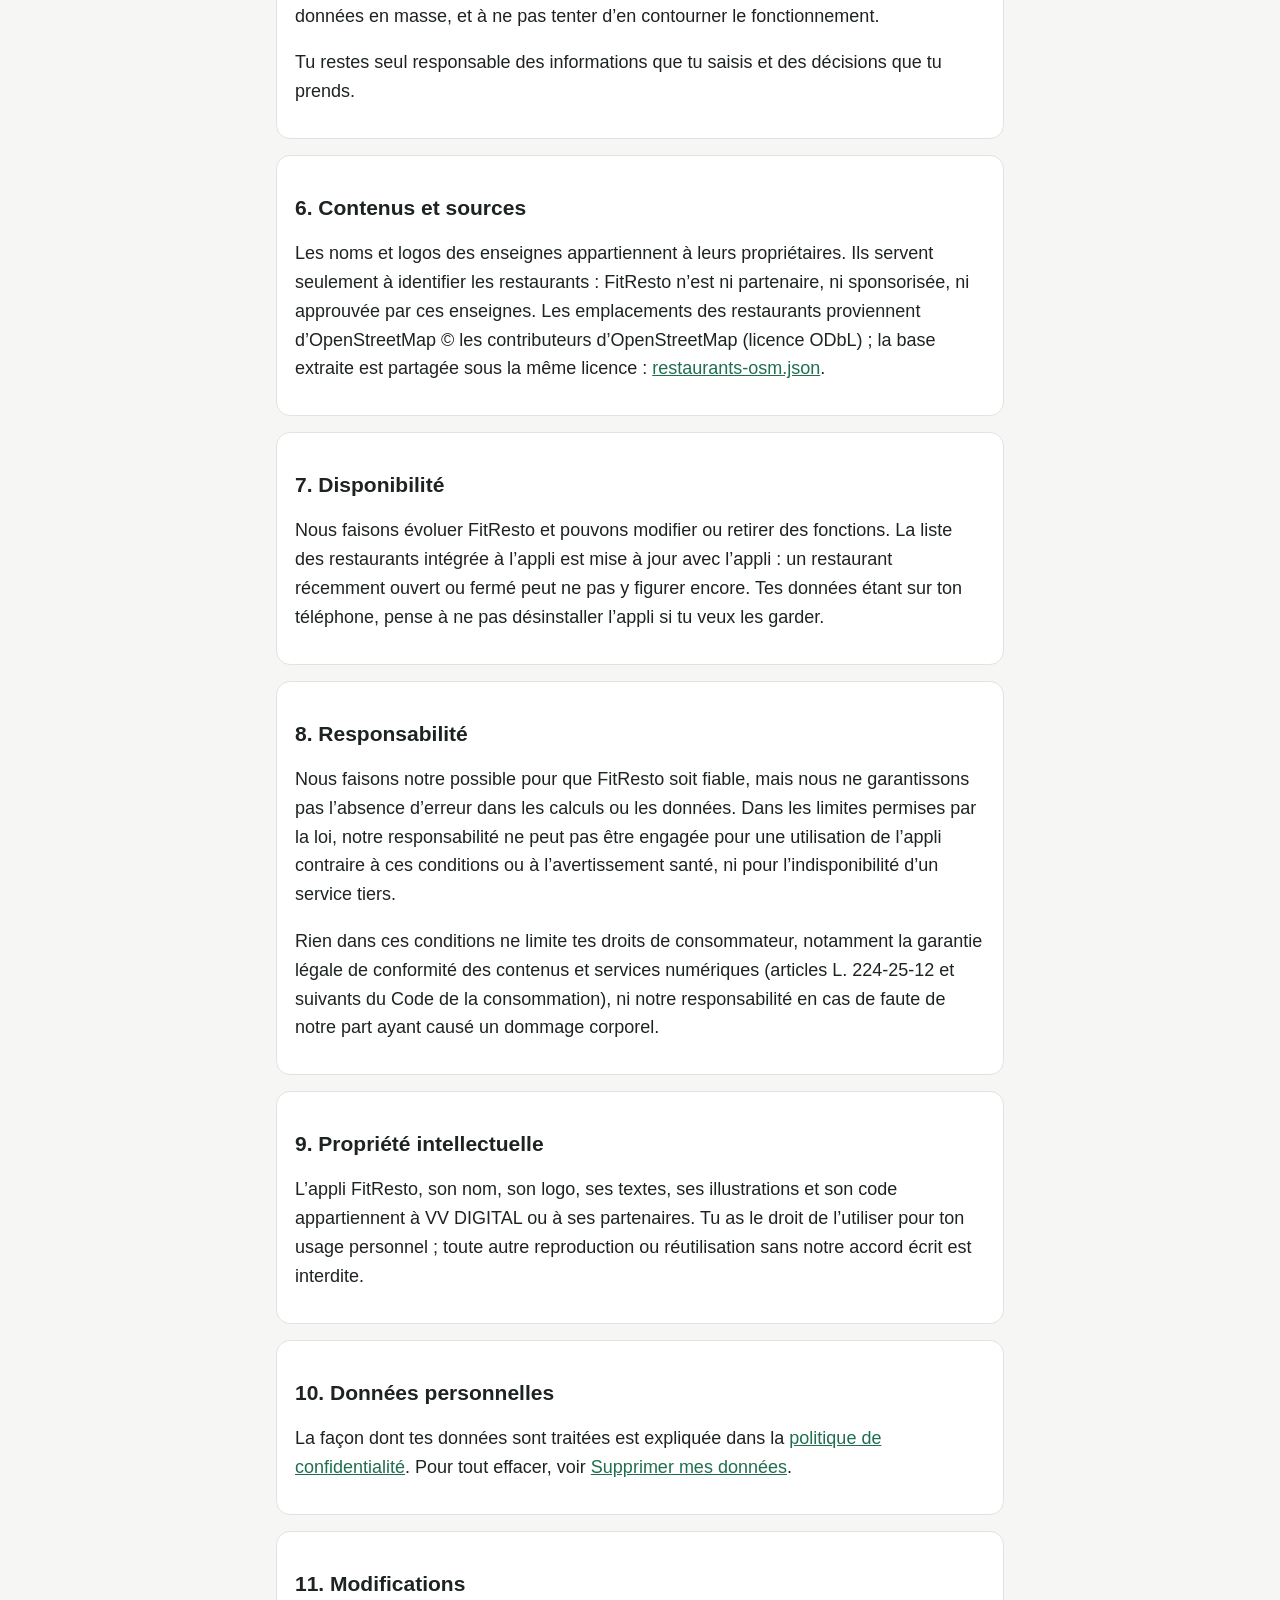
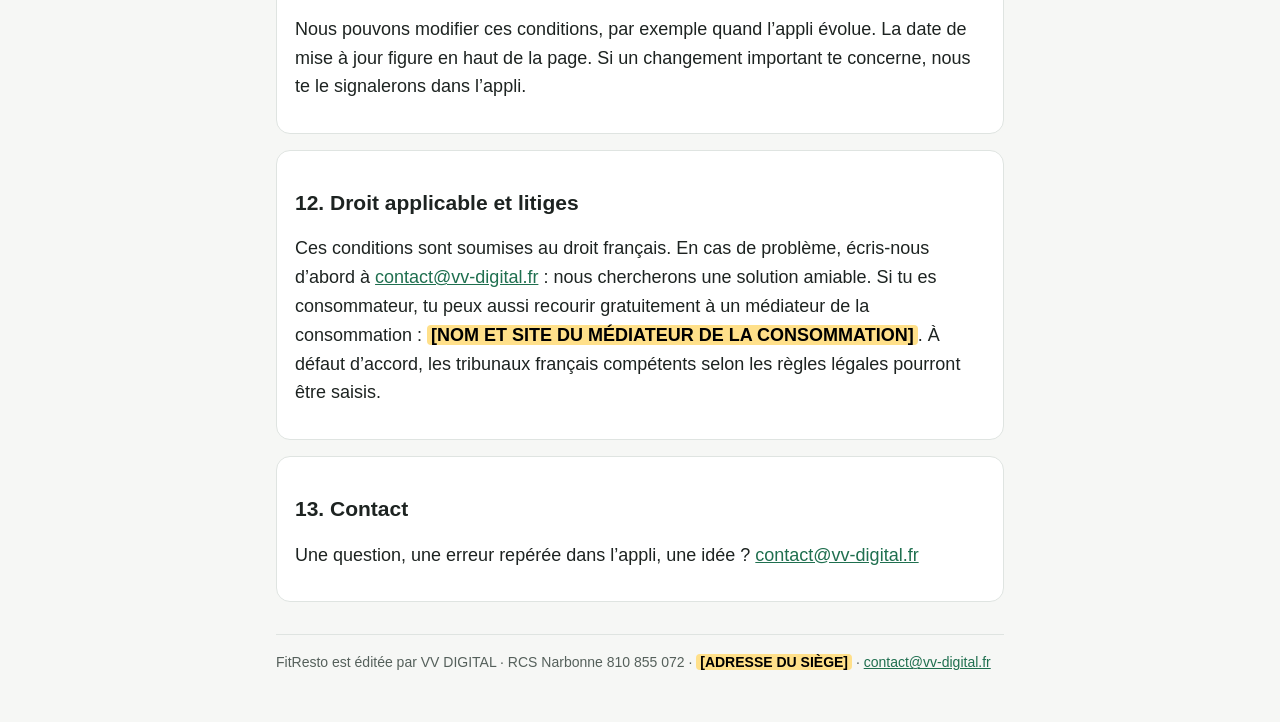
<file: fitresto/conditions.html>
<!doctype html>
<html lang="fr">
<head>
  <meta charset="utf-8">
  <meta name="viewport" content="width=device-width, initial-scale=1">
  <meta name="color-scheme" content="light">
  <title>Conditions d’utilisation · FitResto</title>
  <meta name="description" content="Conditions d’utilisation de l’appli FitResto, éditée par VV DIGITAL.">
  <link rel="stylesheet" href="../style.css">
</head>
<body>
  <div class="page">
    <header class="entete">
      <a class="fil" href="../index.html">← Pages légales des applis VV DIGITAL</a>
      <p class="appli">FitResto</p>
      <h1>Conditions d’utilisation</h1>
      <p class="maj">Dernière mise à jour : 12 novembre 2026</p>
      <nav class="onglets" aria-label="Pages légales de FitResto">
        <a href="confidentialite.html">Confidentialité</a>
        <a href="conditions.html" aria-current="page">Conditions d’utilisation</a>
        <a href="supprimer-mes-donnees.html">Supprimer mes données</a>
      </nav>
    </header>
    <main>
      <section>
        <h2>1. Objet</h2>
        <p>FitResto t’aide à choisir quoi commander dans les fast-foods, boulangeries et chaînes de restaurants : elle classe les plats publiés par les enseignes selon ton objectif (sèche, maintien ou prise de masse) et tes préférences, et peut te montrer les restaurants proches de toi.</p>
        <p>Ces conditions s’appliquent à l’utilisation de FitResto. En utilisant l’appli, tu les acceptes. Si tu as téléchargé FitResto sur l’App Store, le contrat de licence standard d’Apple s’applique aussi ; Apple n’est pas responsable de l’appli ni de son contenu.</p>
      </section>
      <section>
        <h2>2. Éditeur</h2>
        <p>FitResto est éditée par la société VV DIGITAL, immatriculée au RCS de Narbonne sous le numéro 810 855 072, dont le siège est situé <mark class="a-completer">[ADRESSE DU SIÈGE]</mark>. Contact : <a href="mailto:contact@vv-digital.fr">contact@vv-digital.fr</a>.</p>
      </section>
      <section>
        <h2>3. Gratuité</h2>
        <p>FitResto est <strong>gratuite</strong> : pas d’achat, pas d’abonnement, pas de publicité, pas de compte à créer. Si nous proposons un jour des options payantes, elles seront facultatives, leur prix sera clairement affiché avant tout paiement, et ces conditions seront mises à jour.</p>
      </section>
      <section class="attention">
        <h2>4. Avertissement santé</h2>
        <p>Les valeurs nutritionnelles viennent des informations publiées par les enseignes. Elles sont <strong>indicatives</strong> : les recettes, portions et cartes changent, et les plats « types » des restaurants non référencés sont des estimations. Les cibles de calories et de macros sont calculées avec des formules générales.</p>
        <p><strong>FitResto ne remplace pas l’avis d’un médecin ou d’un diététicien.</strong> Elle ne convient pas aux personnes malades, enceintes ou souffrant de troubles alimentaires sans suivi médical. En cas d’allergie, vérifie toujours la composition auprès du restaurant : le filtre des allergènes ne garantit pas l’absence d’un allergène.</p>
      </section>
      <section>
        <h2>5. Bonne utilisation</h2>
        <p>FitResto est destinée à un usage personnel, par des personnes de <strong>16 ans et plus</strong>. Tu t’engages à ne pas détourner l’appli, à ne pas copier ses contenus ou sa base de données en masse, et à ne pas tenter d’en contourner le fonctionnement.</p>
        <p>Tu restes seul responsable des informations que tu saisis et des décisions que tu prends.</p>
      </section>
      <section>
        <h2>6. Contenus et sources</h2>
        <p>Les noms et logos des enseignes appartiennent à leurs propriétaires. Ils servent seulement à identifier les restaurants : FitResto n’est ni partenaire, ni sponsorisée, ni approuvée par ces enseignes. Les emplacements des restaurants proviennent d’OpenStreetMap © les contributeurs d’OpenStreetMap (licence ODbL) ; la base extraite est partagée sous la même licence : <a href="restaurants-osm.json">restaurants-osm.json</a>.</p>
      </section>
      <section>
        <h2>7. Disponibilité</h2>
        <p>Nous faisons évoluer FitResto et pouvons modifier ou retirer des fonctions. La liste des restaurants intégrée à l’appli est mise à jour avec l’appli : un restaurant récemment ouvert ou fermé peut ne pas y figurer encore. Tes données étant sur ton téléphone, pense à ne pas désinstaller l’appli si tu veux les garder.</p>
      </section>
      <section>
        <h2>8. Responsabilité</h2>
        <p>Nous faisons notre possible pour que FitResto soit fiable, mais nous ne garantissons pas l’absence d’erreur dans les calculs ou les données. Dans les limites permises par la loi, notre responsabilité ne peut pas être engagée pour une utilisation de l’appli contraire à ces conditions ou à l’avertissement santé, ni pour l’indisponibilité d’un service tiers.</p>
        <p>Rien dans ces conditions ne limite tes droits de consommateur, notamment la garantie légale de conformité des contenus et services numériques (articles L. 224-25-12 et suivants du Code de la consommation), ni notre responsabilité en cas de faute de notre part ayant causé un dommage corporel.</p>
      </section>
      <section>
        <h2>9. Propriété intellectuelle</h2>
        <p>L’appli FitResto, son nom, son logo, ses textes, ses illustrations et son code appartiennent à VV DIGITAL ou à ses partenaires. Tu as le droit de l’utiliser pour ton usage personnel ; toute autre reproduction ou réutilisation sans notre accord écrit est interdite.</p>
      </section>
      <section>
        <h2>10. Données personnelles</h2>
        <p>La façon dont tes données sont traitées est expliquée dans la <a href="confidentialite.html">politique de confidentialité</a>. Pour tout effacer, voir <a href="supprimer-mes-donnees.html">Supprimer mes données</a>.</p>
      </section>
      <section>
        <h2>11. Modifications</h2>
        <p>Nous pouvons modifier ces conditions, par exemple quand l’appli évolue. La date de mise à jour figure en haut de la page. Si un changement important te concerne, nous te le signalerons dans l’appli.</p>
      </section>
      <section>
        <h2>12. Droit applicable et litiges</h2>
        <p>Ces conditions sont soumises au droit français. En cas de problème, écris-nous d’abord à <a href="mailto:contact@vv-digital.fr">contact@vv-digital.fr</a> : nous chercherons une solution amiable. Si tu es consommateur, tu peux aussi recourir gratuitement à un médiateur de la consommation : <mark class="a-completer">[NOM ET SITE DU MÉDIATEUR DE LA CONSOMMATION]</mark>. À défaut d’accord, les tribunaux français compétents selon les règles légales pourront être saisis.</p>
      </section>
      <section>
        <h2>13. Contact</h2>
        <p>Une question, une erreur repérée dans l’appli, une idée ? <a href="mailto:contact@vv-digital.fr">contact@vv-digital.fr</a></p>
      </section>
    </main>
    <footer>
      FitResto est éditée par VV DIGITAL · RCS Narbonne 810 855 072 · <mark class="a-completer">[ADRESSE DU SIÈGE]</mark> · <a href="mailto:contact@vv-digital.fr">contact@vv-digital.fr</a>
    </footer>
  </div>
</body>
</html>
</file>
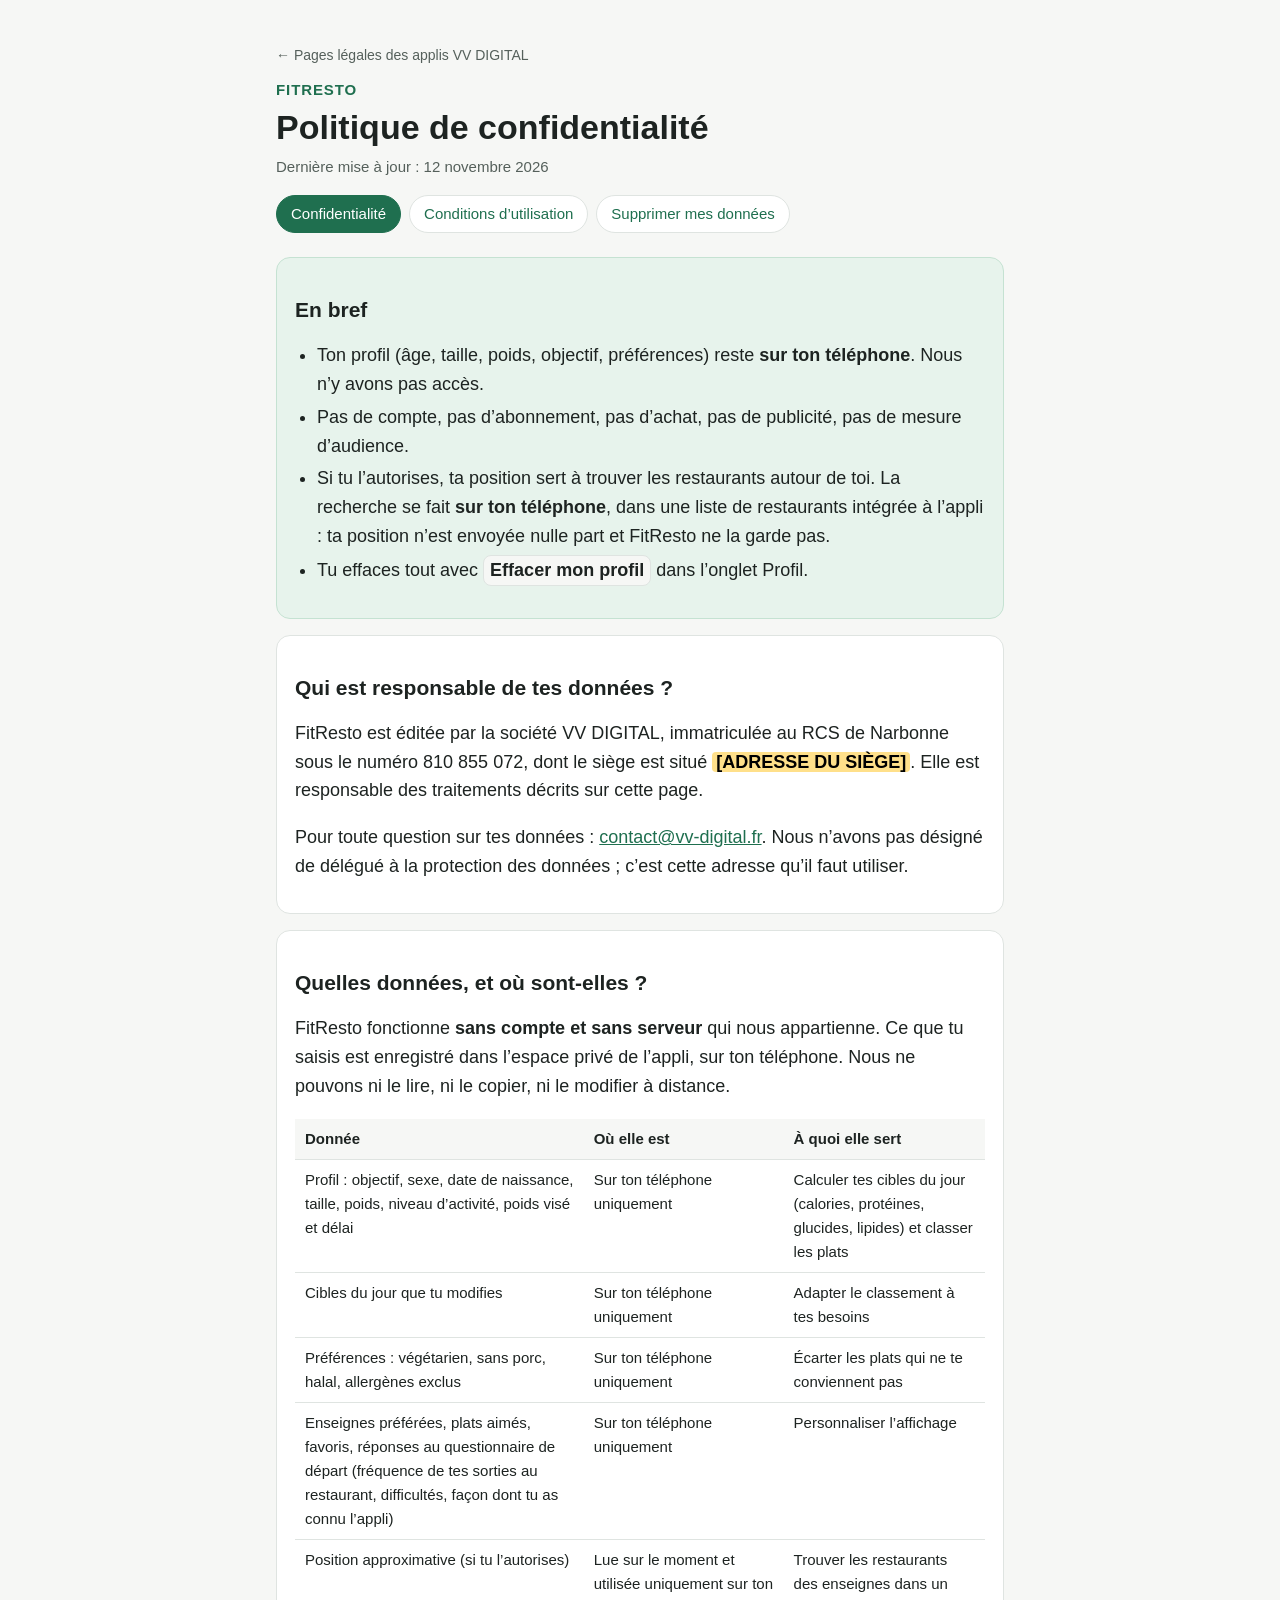
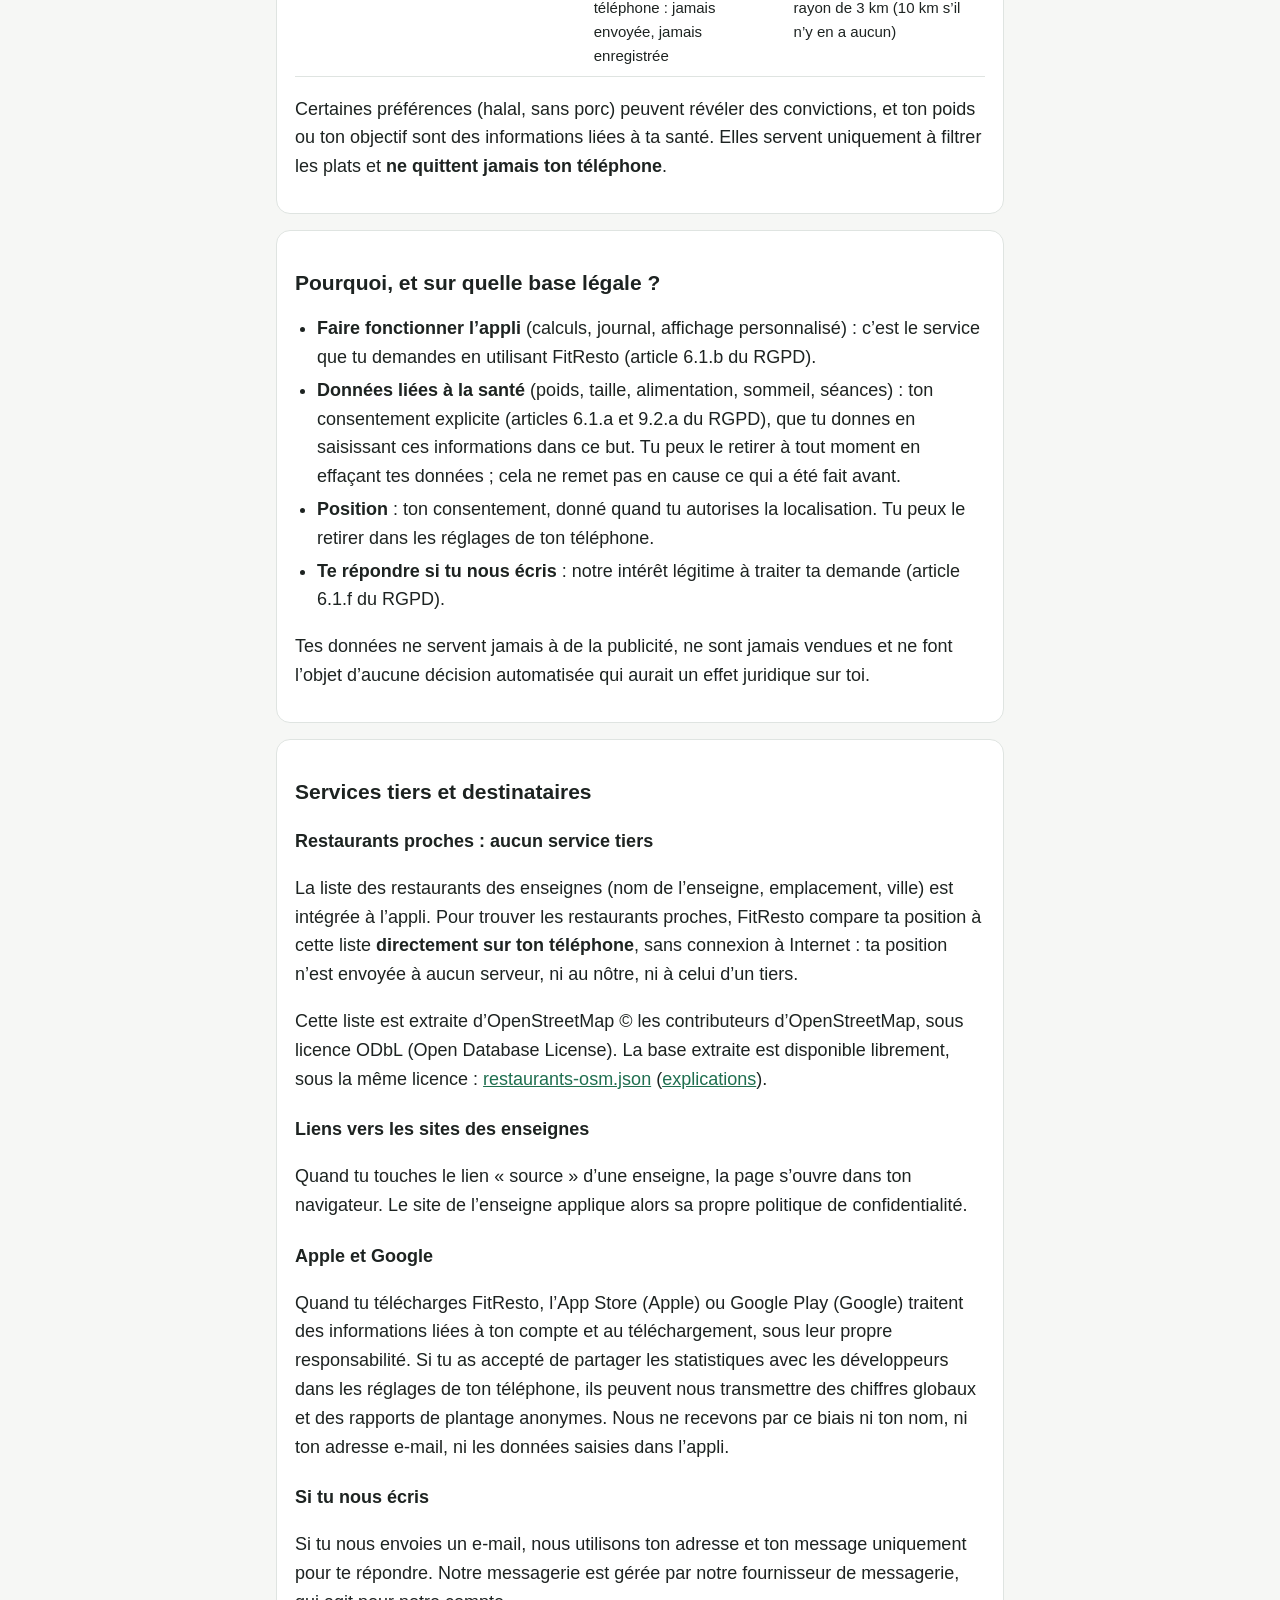
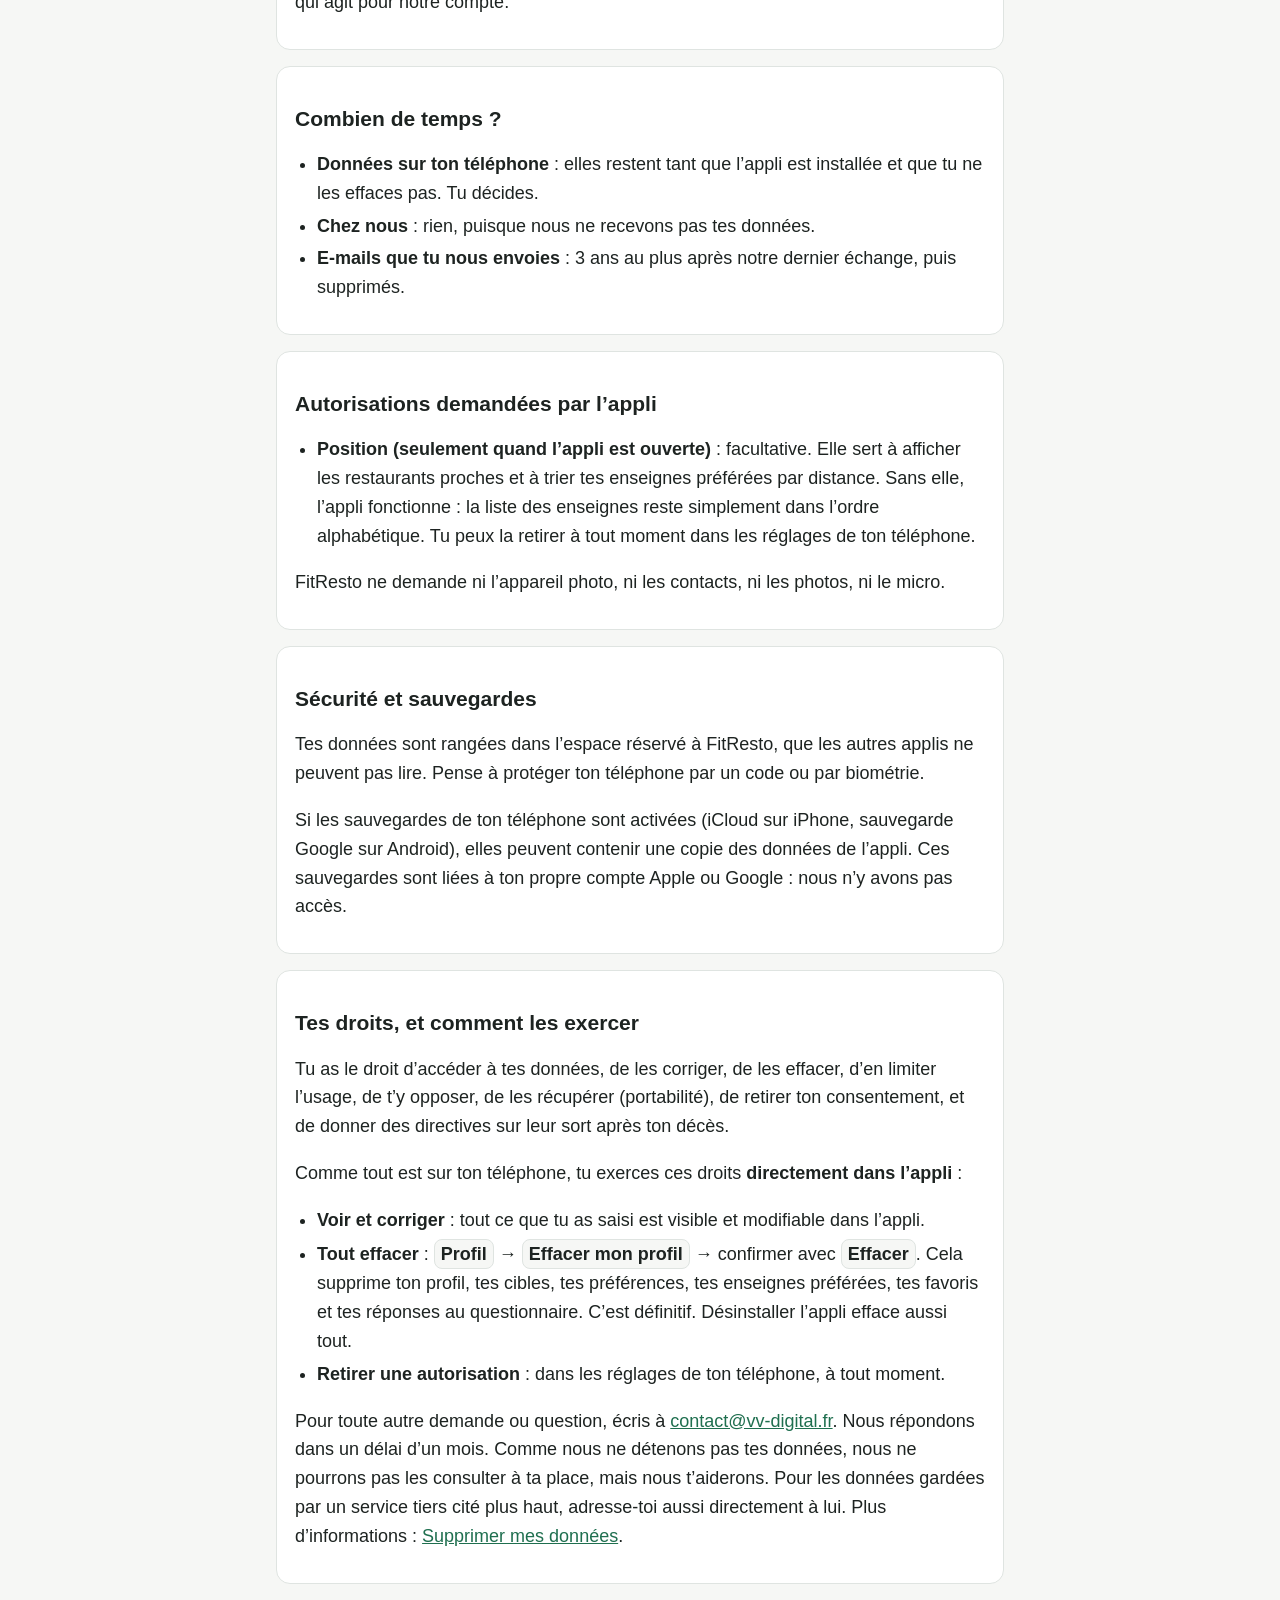
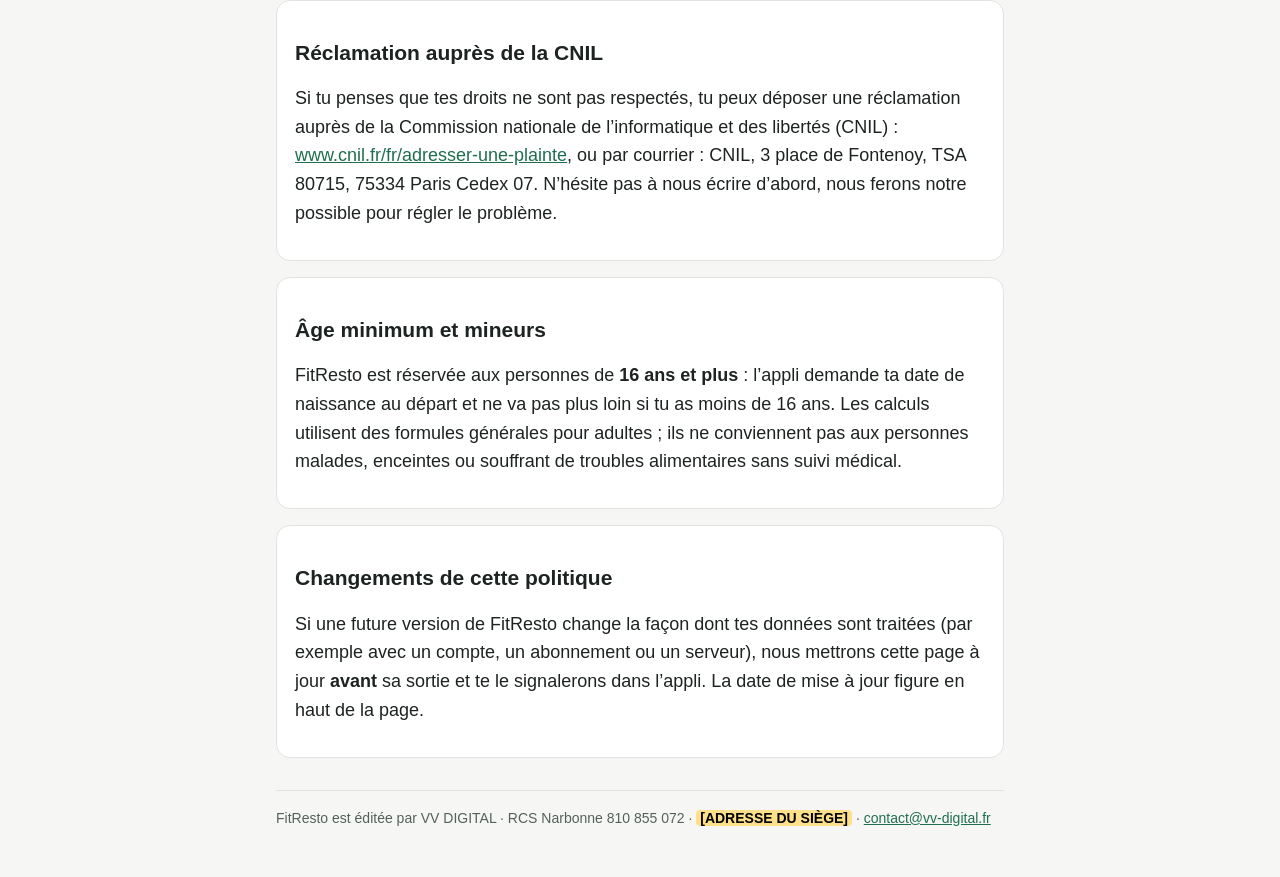
<file: fitresto/confidentialite.html>
<!doctype html>
<html lang="fr">
<head>
  <meta charset="utf-8">
  <meta name="viewport" content="width=device-width, initial-scale=1">
  <meta name="color-scheme" content="light">
  <title>Politique de confidentialité · FitResto</title>
  <meta name="description" content="Politique de confidentialité de l’appli FitResto, éditée par VV DIGITAL.">
  <link rel="stylesheet" href="../style.css">
</head>
<body>
  <div class="page">
    <header class="entete">
      <a class="fil" href="../index.html">← Pages légales des applis VV DIGITAL</a>
      <p class="appli">FitResto</p>
      <h1>Politique de confidentialité</h1>
      <p class="maj">Dernière mise à jour : 12 novembre 2026</p>
      <nav class="onglets" aria-label="Pages légales de FitResto">
        <a href="confidentialite.html" aria-current="page">Confidentialité</a>
        <a href="conditions.html">Conditions d’utilisation</a>
        <a href="supprimer-mes-donnees.html">Supprimer mes données</a>
      </nav>
    </header>
    <main>
      <section class="resume">
        <h2>En bref</h2>
        <ul>
          <li>Ton profil (âge, taille, poids, objectif, préférences) reste <strong>sur ton téléphone</strong>. Nous n’y avons pas accès.</li>
          <li>Pas de compte, pas d’abonnement, pas d’achat, pas de publicité, pas de mesure d’audience.</li>
          <li>Si tu l’autorises, ta position sert à trouver les restaurants autour de toi. La recherche se fait <strong>sur ton téléphone</strong>, dans une liste de restaurants intégrée à l’appli : ta position n’est envoyée nulle part et FitResto ne la garde pas.</li>
          <li>Tu effaces tout avec <span class="bouton">Effacer mon profil</span> dans l’onglet Profil.</li>
        </ul>
      </section>
      <section>
        <h2>Qui est responsable de tes données ?</h2>
        <p>FitResto est éditée par la société VV DIGITAL, immatriculée au RCS de Narbonne sous le numéro 810 855 072, dont le siège est situé <mark class="a-completer">[ADRESSE DU SIÈGE]</mark>. Elle est responsable des traitements décrits sur cette page.</p>
        <p>Pour toute question sur tes données : <a href="mailto:contact@vv-digital.fr">contact@vv-digital.fr</a>. Nous n’avons pas désigné de délégué à la protection des données ; c’est cette adresse qu’il faut utiliser.</p>
      </section>
      <section>
        <h2>Quelles données, et où sont-elles ?</h2>
        <p>FitResto fonctionne <strong>sans compte et sans serveur</strong> qui nous appartienne. Ce que tu saisis est enregistré dans l’espace privé de l’appli, sur ton téléphone. Nous ne pouvons ni le lire, ni le copier, ni le modifier à distance.</p>
        <div class="table-defile">
          <table>
            <thead><tr><th>Donnée</th><th>Où elle est</th><th>À quoi elle sert</th></tr></thead>
            <tbody>
              <tr><td data-label="Donnée">Profil : objectif, sexe, date de naissance, taille, poids, niveau d’activité, poids visé et délai</td><td data-label="Où elle est">Sur ton téléphone uniquement</td><td data-label="À quoi elle sert">Calculer tes cibles du jour (calories, protéines, glucides, lipides) et classer les plats</td></tr>
              <tr><td data-label="Donnée">Cibles du jour que tu modifies</td><td data-label="Où elle est">Sur ton téléphone uniquement</td><td data-label="À quoi elle sert">Adapter le classement à tes besoins</td></tr>
              <tr><td data-label="Donnée">Préférences : végétarien, sans porc, halal, allergènes exclus</td><td data-label="Où elle est">Sur ton téléphone uniquement</td><td data-label="À quoi elle sert">Écarter les plats qui ne te conviennent pas</td></tr>
              <tr><td data-label="Donnée">Enseignes préférées, plats aimés, favoris, réponses au questionnaire de départ (fréquence de tes sorties au restaurant, difficultés, façon dont tu as connu l’appli)</td><td data-label="Où elle est">Sur ton téléphone uniquement</td><td data-label="À quoi elle sert">Personnaliser l’affichage</td></tr>
              <tr><td data-label="Donnée">Position approximative (si tu l’autorises)</td><td data-label="Où elle est">Lue sur le moment et utilisée uniquement sur ton téléphone : jamais envoyée, jamais enregistrée</td><td data-label="À quoi elle sert">Trouver les restaurants des enseignes dans un rayon de 3 km (10 km s’il n’y en a aucun)</td></tr>
            </tbody>
          </table>
        </div>
        <p>Certaines préférences (halal, sans porc) peuvent révéler des convictions, et ton poids ou ton objectif sont des informations liées à ta santé. Elles servent uniquement à filtrer les plats et <strong>ne quittent jamais ton téléphone</strong>.</p>
      </section>
      <section>
        <h2>Pourquoi, et sur quelle base légale ?</h2>
        <ul>
          <li><strong>Faire fonctionner l’appli</strong> (calculs, journal, affichage personnalisé) : c’est le service que tu demandes en utilisant FitResto (article 6.1.b du RGPD).</li>
          <li><strong>Données liées à la santé</strong> (poids, taille, alimentation, sommeil, séances) : ton consentement explicite (articles 6.1.a et 9.2.a du RGPD), que tu donnes en saisissant ces informations dans ce but. Tu peux le retirer à tout moment en effaçant tes données ; cela ne remet pas en cause ce qui a été fait avant.</li>
          <li><strong>Position</strong> : ton consentement, donné quand tu autorises la localisation. Tu peux le retirer dans les réglages de ton téléphone.</li>
          <li><strong>Te répondre si tu nous écris</strong> : notre intérêt légitime à traiter ta demande (article 6.1.f du RGPD).</li>
        </ul>
        <p>Tes données ne servent jamais à de la publicité, ne sont jamais vendues et ne font l’objet d’aucune décision automatisée qui aurait un effet juridique sur toi.</p>
      </section>
      <section>
        <h2>Services tiers et destinataires</h2>
        <h3>Restaurants proches : aucun service tiers</h3>
        <p>La liste des restaurants des enseignes (nom de l’enseigne, emplacement, ville) est intégrée à l’appli. Pour trouver les restaurants proches, FitResto compare ta position à cette liste <strong>directement sur ton téléphone</strong>, sans connexion à Internet : ta position n’est envoyée à aucun serveur, ni au nôtre, ni à celui d’un tiers.</p>
        <p>Cette liste est extraite d’OpenStreetMap © les contributeurs d’OpenStreetMap, sous licence ODbL (Open Database License). La base extraite est disponible librement, sous la même licence : <a href="restaurants-osm.json">restaurants-osm.json</a> (<a href="https://github.com/vincentdrill-code/applis/tree/main/fitresto">explications</a>).</p>
        <h3>Liens vers les sites des enseignes</h3>
        <p>Quand tu touches le lien « source » d’une enseigne, la page s’ouvre dans ton navigateur. Le site de l’enseigne applique alors sa propre politique de confidentialité.</p>
        <h3>Apple et Google</h3>
        <p>Quand tu télécharges FitResto, l’App Store (Apple) ou Google Play (Google) traitent des informations liées à ton compte et au téléchargement, sous leur propre responsabilité. Si tu as accepté de partager les statistiques avec les développeurs dans les réglages de ton téléphone, ils peuvent nous transmettre des chiffres globaux et des rapports de plantage anonymes. Nous ne recevons par ce biais ni ton nom, ni ton adresse e-mail, ni les données saisies dans l’appli.</p>
        <h3>Si tu nous écris</h3>
        <p>Si tu nous envoies un e-mail, nous utilisons ton adresse et ton message uniquement pour te répondre. Notre messagerie est gérée par notre fournisseur de messagerie, qui agit pour notre compte.</p>
      </section>
      <section>
        <h2>Combien de temps ?</h2>
        <ul>
          <li><strong>Données sur ton téléphone</strong> : elles restent tant que l’appli est installée et que tu ne les effaces pas. Tu décides.</li>
          <li><strong>Chez nous</strong> : rien, puisque nous ne recevons pas tes données.</li>
          <li><strong>E-mails que tu nous envoies</strong> : 3 ans au plus après notre dernier échange, puis supprimés.</li>
        </ul>
      </section>
      <section>
        <h2>Autorisations demandées par l’appli</h2>
        <ul>
          <li><strong>Position (seulement quand l’appli est ouverte)</strong> : facultative. Elle sert à afficher les restaurants proches et à trier tes enseignes préférées par distance. Sans elle, l’appli fonctionne : la liste des enseignes reste simplement dans l’ordre alphabétique. Tu peux la retirer à tout moment dans les réglages de ton téléphone.</li>
        </ul>
        <p>FitResto ne demande ni l’appareil photo, ni les contacts, ni les photos, ni le micro.</p>
      </section>
      <section>
        <h2>Sécurité et sauvegardes</h2>
        <p>Tes données sont rangées dans l’espace réservé à FitResto, que les autres applis ne peuvent pas lire. Pense à protéger ton téléphone par un code ou par biométrie.</p>
        <p>Si les sauvegardes de ton téléphone sont activées (iCloud sur iPhone, sauvegarde Google sur Android), elles peuvent contenir une copie des données de l’appli. Ces sauvegardes sont liées à ton propre compte Apple ou Google : nous n’y avons pas accès.</p>
      </section>
      <section>
        <h2>Tes droits, et comment les exercer</h2>
        <p>Tu as le droit d’accéder à tes données, de les corriger, de les effacer, d’en limiter l’usage, de t’y opposer, de les récupérer (portabilité), de retirer ton consentement, et de donner des directives sur leur sort après ton décès.</p>
        <p>Comme tout est sur ton téléphone, tu exerces ces droits <strong>directement dans l’appli</strong> :</p>
        <ul>
          <li><strong>Voir et corriger</strong> : tout ce que tu as saisi est visible et modifiable dans l’appli.</li>
          <li><strong>Tout effacer</strong> : <span class="bouton">Profil</span> → <span class="bouton">Effacer mon profil</span> → confirmer avec <span class="bouton">Effacer</span>. Cela supprime ton profil, tes cibles, tes préférences, tes enseignes préférées, tes favoris et tes réponses au questionnaire. C’est définitif. Désinstaller l’appli efface aussi tout.</li>
          <li><strong>Retirer une autorisation</strong> : dans les réglages de ton téléphone, à tout moment.</li>
        </ul>
        <p>Pour toute autre demande ou question, écris à <a href="mailto:contact@vv-digital.fr">contact@vv-digital.fr</a>. Nous répondons dans un délai d’un mois. Comme nous ne détenons pas tes données, nous ne pourrons pas les consulter à ta place, mais nous t’aiderons. Pour les données gardées par un service tiers cité plus haut, adresse-toi aussi directement à lui. Plus d’informations : <a href="supprimer-mes-donnees.html">Supprimer mes données</a>.</p>
      </section>
      <section>
        <h2>Réclamation auprès de la CNIL</h2>
        <p>Si tu penses que tes droits ne sont pas respectés, tu peux déposer une réclamation auprès de la Commission nationale de l’informatique et des libertés (CNIL) : <a href="https://www.cnil.fr/fr/adresser-une-plainte">www.cnil.fr/fr/adresser-une-plainte</a>, ou par courrier : CNIL, 3 place de Fontenoy, TSA 80715, 75334 Paris Cedex 07. N’hésite pas à nous écrire d’abord, nous ferons notre possible pour régler le problème.</p>
      </section>
      <section>
        <h2>Âge minimum et mineurs</h2>
        <p>FitResto est réservée aux personnes de <strong>16 ans et plus</strong> : l’appli demande ta date de naissance au départ et ne va pas plus loin si tu as moins de 16 ans. Les calculs utilisent des formules générales pour adultes ; ils ne conviennent pas aux personnes malades, enceintes ou souffrant de troubles alimentaires sans suivi médical.</p>
      </section>
      <section>
        <h2>Changements de cette politique</h2>
        <p>Si une future version de FitResto change la façon dont tes données sont traitées (par exemple avec un compte, un abonnement ou un serveur), nous mettrons cette page à jour <strong>avant</strong> sa sortie et te le signalerons dans l’appli. La date de mise à jour figure en haut de la page.</p>
      </section>
    </main>
    <footer>
      FitResto est éditée par VV DIGITAL · RCS Narbonne 810 855 072 · <mark class="a-completer">[ADRESSE DU SIÈGE]</mark> · <a href="mailto:contact@vv-digital.fr">contact@vv-digital.fr</a>
    </footer>
  </div>
</body>
</html>
</file>
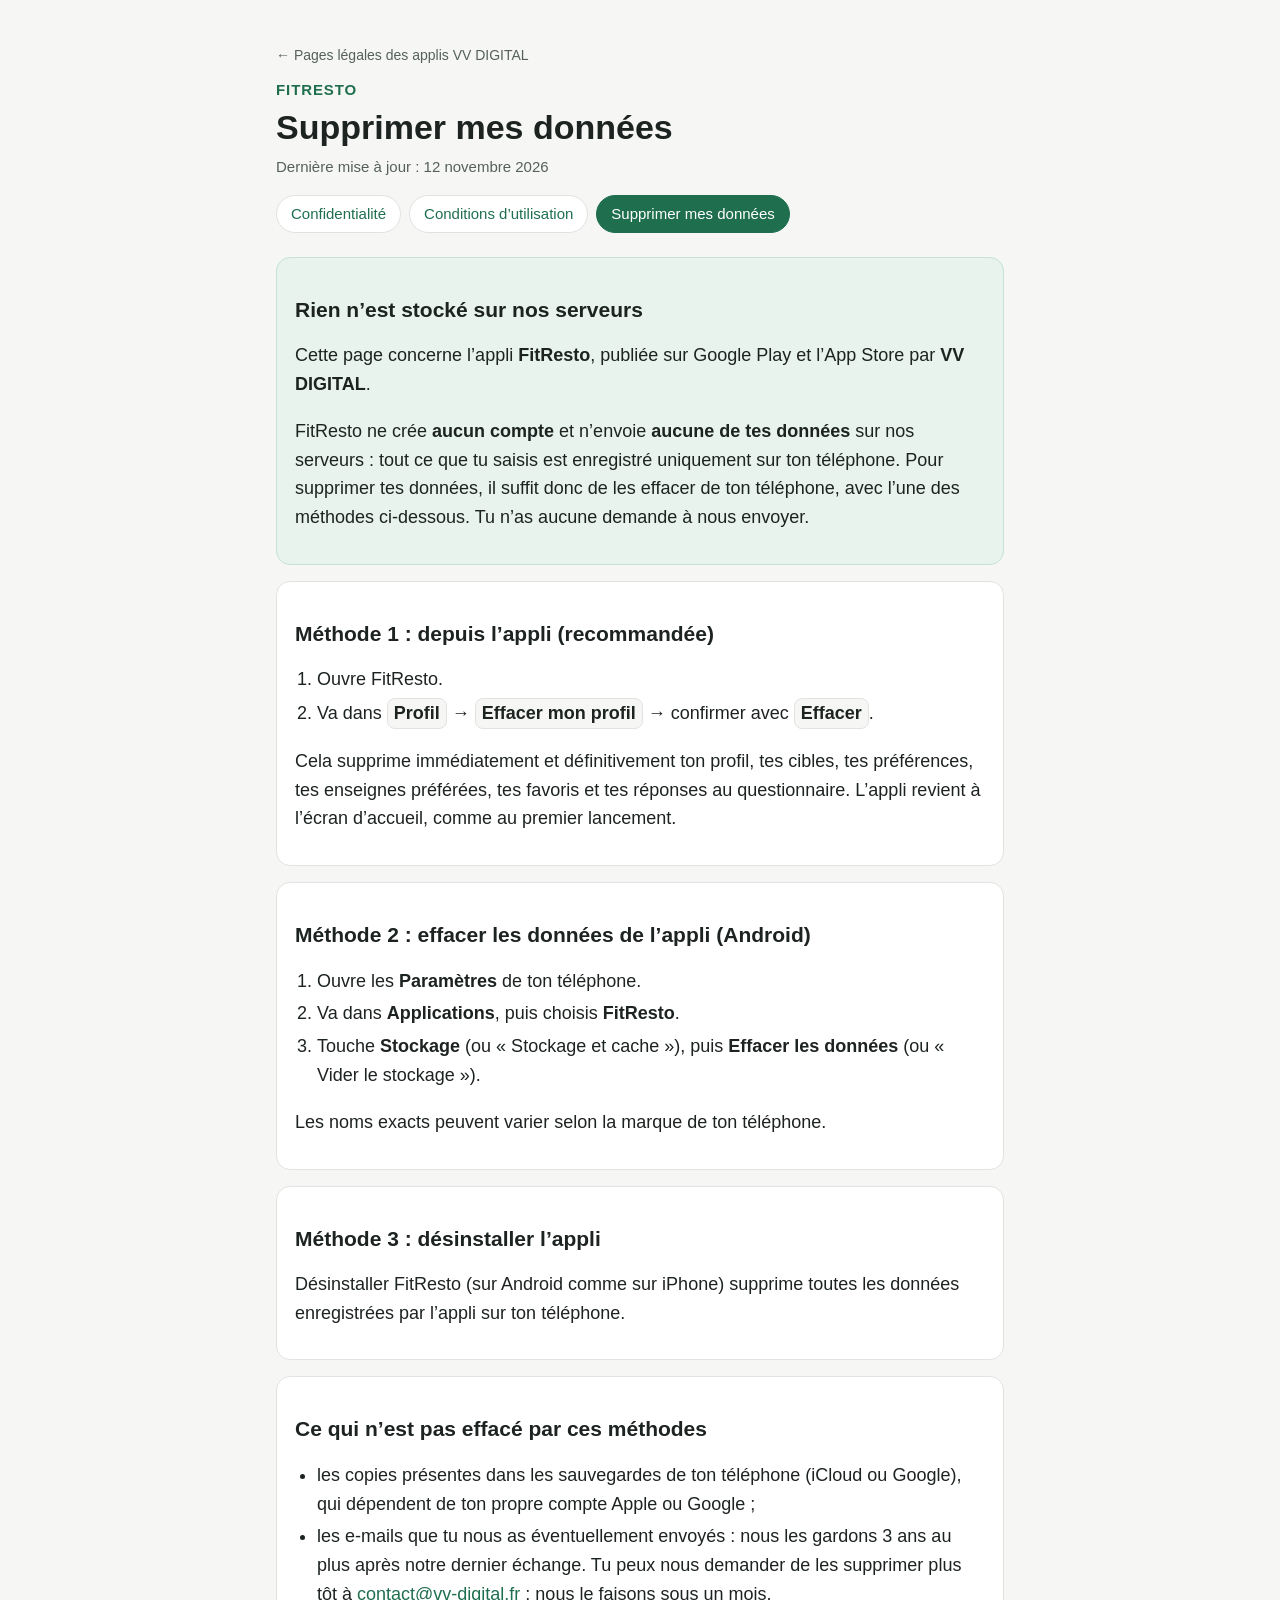
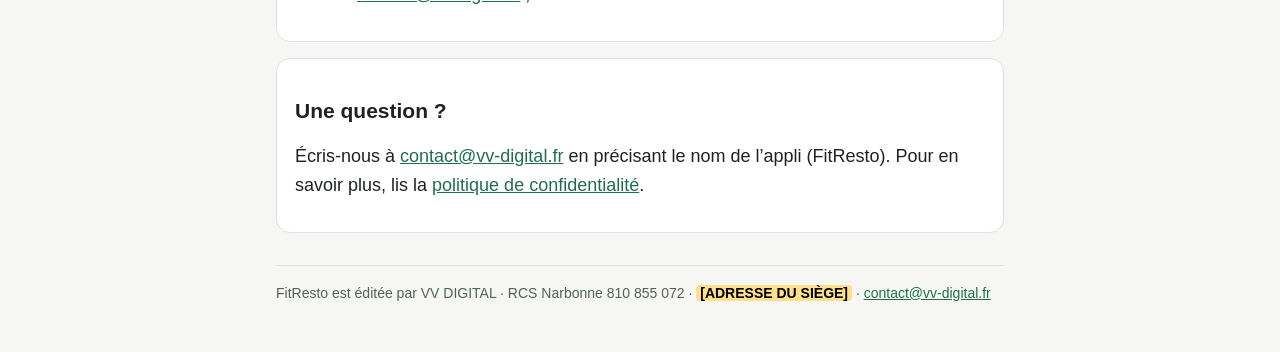
<file: fitresto/supprimer-mes-donnees.html>
<!doctype html>
<html lang="fr">
<head>
  <meta charset="utf-8">
  <meta name="viewport" content="width=device-width, initial-scale=1">
  <meta name="color-scheme" content="light">
  <title>Supprimer mes données · FitResto</title>
  <meta name="description" content="Supprimer mes données de l’appli FitResto, éditée par VV DIGITAL.">
  <link rel="stylesheet" href="../style.css">
</head>
<body>
  <div class="page">
    <header class="entete">
      <a class="fil" href="../index.html">← Pages légales des applis VV DIGITAL</a>
      <p class="appli">FitResto</p>
      <h1>Supprimer mes données</h1>
      <p class="maj">Dernière mise à jour : 12 novembre 2026</p>
      <nav class="onglets" aria-label="Pages légales de FitResto">
        <a href="confidentialite.html">Confidentialité</a>
        <a href="conditions.html">Conditions d’utilisation</a>
        <a href="supprimer-mes-donnees.html" aria-current="page">Supprimer mes données</a>
      </nav>
    </header>
    <main>
      <section class="resume">
        <h2>Rien n’est stocké sur nos serveurs</h2>
        <p>Cette page concerne l’appli <strong>FitResto</strong>, publiée sur Google Play et l’App Store par <strong>VV DIGITAL</strong>.</p>
        <p>FitResto ne crée <strong>aucun compte</strong> et n’envoie <strong>aucune de tes données</strong> sur nos serveurs : tout ce que tu saisis est enregistré uniquement sur ton téléphone. Pour supprimer tes données, il suffit donc de les effacer de ton téléphone, avec l’une des méthodes ci-dessous. Tu n’as aucune demande à nous envoyer.</p>
      </section>
      <section>
        <h2>Méthode 1 : depuis l’appli (recommandée)</h2>
        <ol>
          <li>Ouvre FitResto.</li>
          <li>Va dans <span class="bouton">Profil</span> → <span class="bouton">Effacer mon profil</span> → confirmer avec <span class="bouton">Effacer</span>.</li>
        </ol>
        <p>Cela supprime immédiatement et définitivement ton profil, tes cibles, tes préférences, tes enseignes préférées, tes favoris et tes réponses au questionnaire. L’appli revient à l’écran d’accueil, comme au premier lancement.</p>
      </section>
      <section>
        <h2>Méthode 2 : effacer les données de l’appli (Android)</h2>
        <ol>
          <li>Ouvre les <strong>Paramètres</strong> de ton téléphone.</li>
          <li>Va dans <strong>Applications</strong>, puis choisis <strong>FitResto</strong>.</li>
          <li>Touche <strong>Stockage</strong> (ou « Stockage et cache »), puis <strong>Effacer les données</strong> (ou « Vider le stockage »).</li>
        </ol>
        <p>Les noms exacts peuvent varier selon la marque de ton téléphone.</p>
      </section>
      <section>
        <h2>Méthode 3 : désinstaller l’appli</h2>
        <p>Désinstaller FitResto (sur Android comme sur iPhone) supprime toutes les données enregistrées par l’appli sur ton téléphone.</p>
      </section>
      <section>
        <h2>Ce qui n’est pas effacé par ces méthodes</h2>
        <ul>
          
          <li>les copies présentes dans les sauvegardes de ton téléphone (iCloud ou Google), qui dépendent de ton propre compte Apple ou Google ;</li>
          <li>les e-mails que tu nous as éventuellement envoyés : nous les gardons 3 ans au plus après notre dernier échange. Tu peux nous demander de les supprimer plus tôt à <a href="mailto:contact@vv-digital.fr">contact@vv-digital.fr</a> ; nous le faisons sous un mois.</li>
        </ul>

      </section>
      <section>
        <h2>Une question ?</h2>
        <p>Écris-nous à <a href="mailto:contact@vv-digital.fr">contact@vv-digital.fr</a> en précisant le nom de l’appli (FitResto). Pour en savoir plus, lis la <a href="confidentialite.html">politique de confidentialité</a>.</p>
      </section>
    </main>
    <footer>
      FitResto est éditée par VV DIGITAL · RCS Narbonne 810 855 072 · <mark class="a-completer">[ADRESSE DU SIÈGE]</mark> · <a href="mailto:contact@vv-digital.fr">contact@vv-digital.fr</a>
    </footer>
  </div>
</body>
</html>
</file>
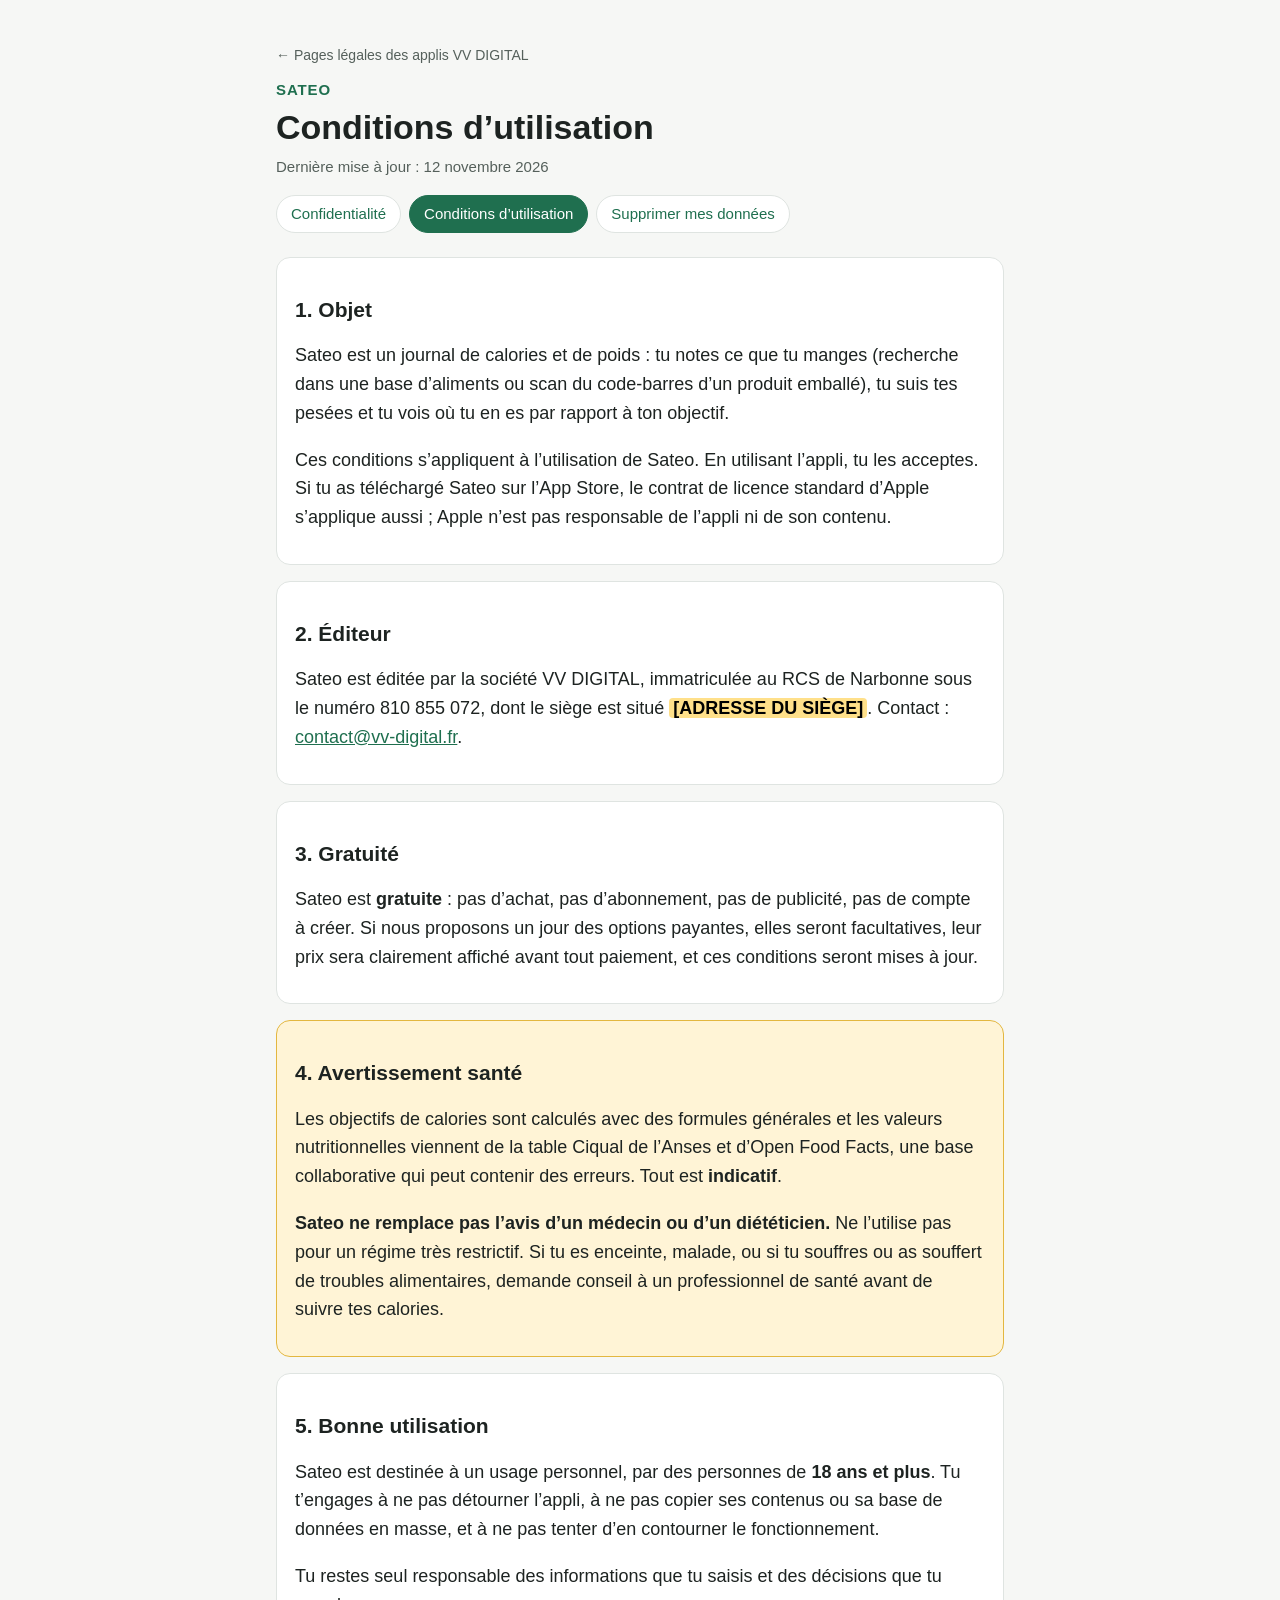
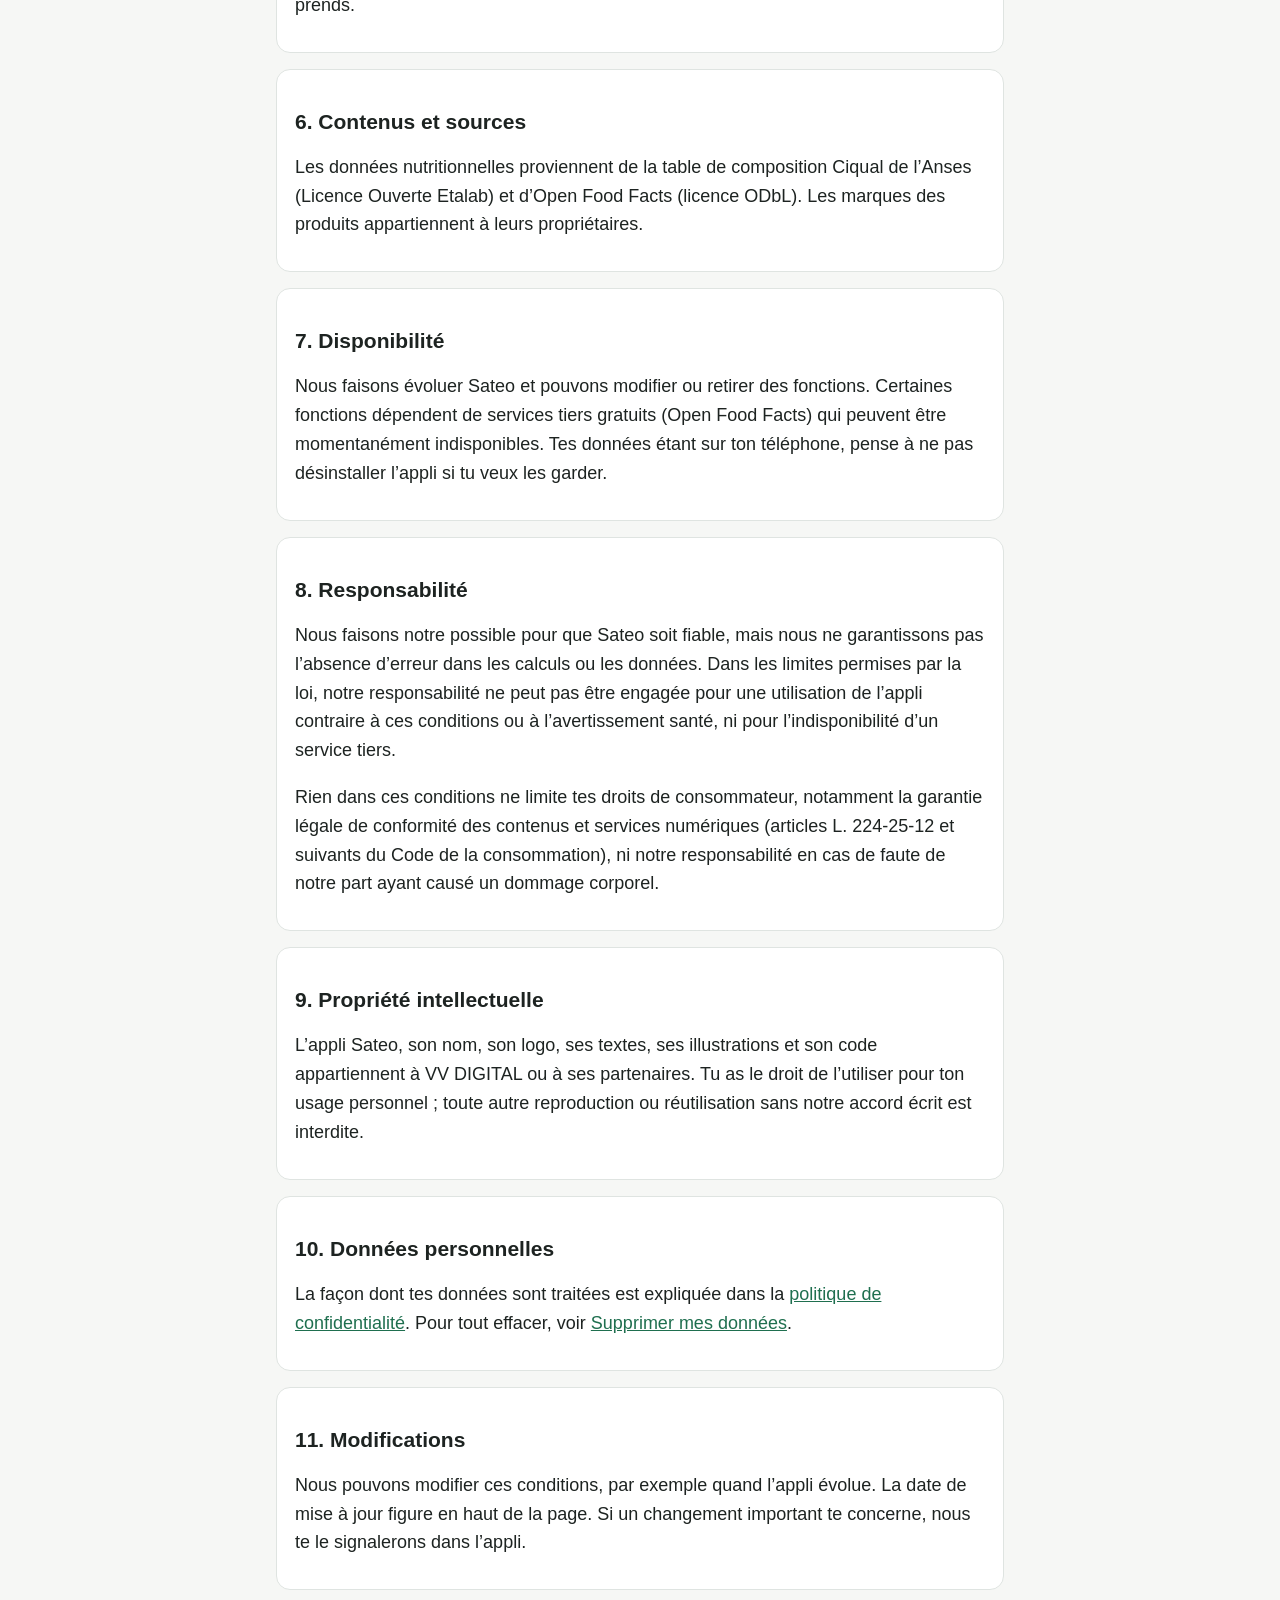
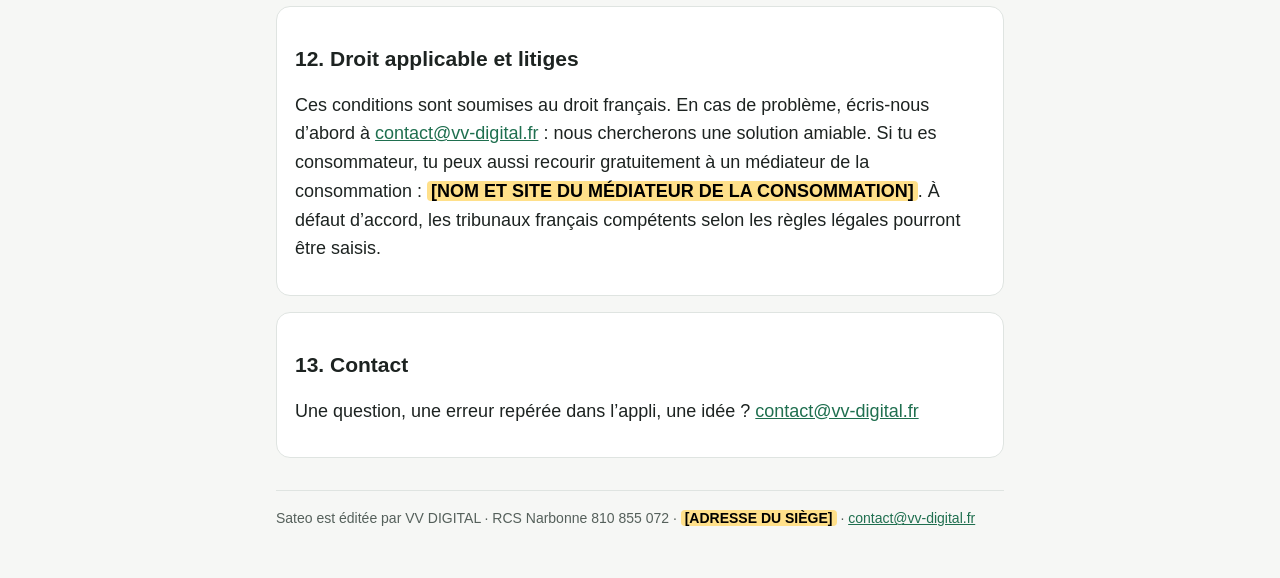
<file: sateo/conditions.html>
<!doctype html>
<html lang="fr">
<head>
  <meta charset="utf-8">
  <meta name="viewport" content="width=device-width, initial-scale=1">
  <meta name="color-scheme" content="light">
  <title>Conditions d’utilisation · Sateo</title>
  <meta name="description" content="Conditions d’utilisation de l’appli Sateo, éditée par VV DIGITAL.">
  <link rel="stylesheet" href="../style.css">
</head>
<body>
  <div class="page">
    <header class="entete">
      <a class="fil" href="../index.html">← Pages légales des applis VV DIGITAL</a>
      <p class="appli">Sateo</p>
      <h1>Conditions d’utilisation</h1>
      <p class="maj">Dernière mise à jour : 12 novembre 2026</p>
      <nav class="onglets" aria-label="Pages légales de Sateo">
        <a href="confidentialite.html">Confidentialité</a>
        <a href="conditions.html" aria-current="page">Conditions d’utilisation</a>
        <a href="supprimer-mes-donnees.html">Supprimer mes données</a>
      </nav>
    </header>
    <main>
      <section>
        <h2>1. Objet</h2>
        <p>Sateo est un journal de calories et de poids : tu notes ce que tu manges (recherche dans une base d’aliments ou scan du code-barres d’un produit emballé), tu suis tes pesées et tu vois où tu en es par rapport à ton objectif.</p>
        <p>Ces conditions s’appliquent à l’utilisation de Sateo. En utilisant l’appli, tu les acceptes. Si tu as téléchargé Sateo sur l’App Store, le contrat de licence standard d’Apple s’applique aussi ; Apple n’est pas responsable de l’appli ni de son contenu.</p>
      </section>
      <section>
        <h2>2. Éditeur</h2>
        <p>Sateo est éditée par la société VV DIGITAL, immatriculée au RCS de Narbonne sous le numéro 810 855 072, dont le siège est situé <mark class="a-completer">[ADRESSE DU SIÈGE]</mark>. Contact : <a href="mailto:contact@vv-digital.fr">contact@vv-digital.fr</a>.</p>
      </section>
      <section>
        <h2>3. Gratuité</h2>
        <p>Sateo est <strong>gratuite</strong> : pas d’achat, pas d’abonnement, pas de publicité, pas de compte à créer. Si nous proposons un jour des options payantes, elles seront facultatives, leur prix sera clairement affiché avant tout paiement, et ces conditions seront mises à jour.</p>
      </section>
      <section class="attention">
        <h2>4. Avertissement santé</h2>
        <p>Les objectifs de calories sont calculés avec des formules générales et les valeurs nutritionnelles viennent de la table Ciqual de l’Anses et d’Open Food Facts, une base collaborative qui peut contenir des erreurs. Tout est <strong>indicatif</strong>.</p>
        <p><strong>Sateo ne remplace pas l’avis d’un médecin ou d’un diététicien.</strong> Ne l’utilise pas pour un régime très restrictif. Si tu es enceinte, malade, ou si tu souffres ou as souffert de troubles alimentaires, demande conseil à un professionnel de santé avant de suivre tes calories.</p>
      </section>
      <section>
        <h2>5. Bonne utilisation</h2>
        <p>Sateo est destinée à un usage personnel, par des personnes de <strong>18 ans et plus</strong>. Tu t’engages à ne pas détourner l’appli, à ne pas copier ses contenus ou sa base de données en masse, et à ne pas tenter d’en contourner le fonctionnement.</p>
        <p>Tu restes seul responsable des informations que tu saisis et des décisions que tu prends.</p>
      </section>
      <section>
        <h2>6. Contenus et sources</h2>
        <p>Les données nutritionnelles proviennent de la table de composition Ciqual de l’Anses (Licence Ouverte Etalab) et d’Open Food Facts (licence ODbL). Les marques des produits appartiennent à leurs propriétaires.</p>
      </section>
      <section>
        <h2>7. Disponibilité</h2>
        <p>Nous faisons évoluer Sateo et pouvons modifier ou retirer des fonctions. Certaines fonctions dépendent de services tiers gratuits (Open Food Facts) qui peuvent être momentanément indisponibles. Tes données étant sur ton téléphone, pense à ne pas désinstaller l’appli si tu veux les garder.</p>
      </section>
      <section>
        <h2>8. Responsabilité</h2>
        <p>Nous faisons notre possible pour que Sateo soit fiable, mais nous ne garantissons pas l’absence d’erreur dans les calculs ou les données. Dans les limites permises par la loi, notre responsabilité ne peut pas être engagée pour une utilisation de l’appli contraire à ces conditions ou à l’avertissement santé, ni pour l’indisponibilité d’un service tiers.</p>
        <p>Rien dans ces conditions ne limite tes droits de consommateur, notamment la garantie légale de conformité des contenus et services numériques (articles L. 224-25-12 et suivants du Code de la consommation), ni notre responsabilité en cas de faute de notre part ayant causé un dommage corporel.</p>
      </section>
      <section>
        <h2>9. Propriété intellectuelle</h2>
        <p>L’appli Sateo, son nom, son logo, ses textes, ses illustrations et son code appartiennent à VV DIGITAL ou à ses partenaires. Tu as le droit de l’utiliser pour ton usage personnel ; toute autre reproduction ou réutilisation sans notre accord écrit est interdite.</p>
      </section>
      <section>
        <h2>10. Données personnelles</h2>
        <p>La façon dont tes données sont traitées est expliquée dans la <a href="confidentialite.html">politique de confidentialité</a>. Pour tout effacer, voir <a href="supprimer-mes-donnees.html">Supprimer mes données</a>.</p>
      </section>
      <section>
        <h2>11. Modifications</h2>
        <p>Nous pouvons modifier ces conditions, par exemple quand l’appli évolue. La date de mise à jour figure en haut de la page. Si un changement important te concerne, nous te le signalerons dans l’appli.</p>
      </section>
      <section>
        <h2>12. Droit applicable et litiges</h2>
        <p>Ces conditions sont soumises au droit français. En cas de problème, écris-nous d’abord à <a href="mailto:contact@vv-digital.fr">contact@vv-digital.fr</a> : nous chercherons une solution amiable. Si tu es consommateur, tu peux aussi recourir gratuitement à un médiateur de la consommation : <mark class="a-completer">[NOM ET SITE DU MÉDIATEUR DE LA CONSOMMATION]</mark>. À défaut d’accord, les tribunaux français compétents selon les règles légales pourront être saisis.</p>
      </section>
      <section>
        <h2>13. Contact</h2>
        <p>Une question, une erreur repérée dans l’appli, une idée ? <a href="mailto:contact@vv-digital.fr">contact@vv-digital.fr</a></p>
      </section>
    </main>
    <footer>
      Sateo est éditée par VV DIGITAL · RCS Narbonne 810 855 072 · <mark class="a-completer">[ADRESSE DU SIÈGE]</mark> · <a href="mailto:contact@vv-digital.fr">contact@vv-digital.fr</a>
    </footer>
  </div>
</body>
</html>
</file>
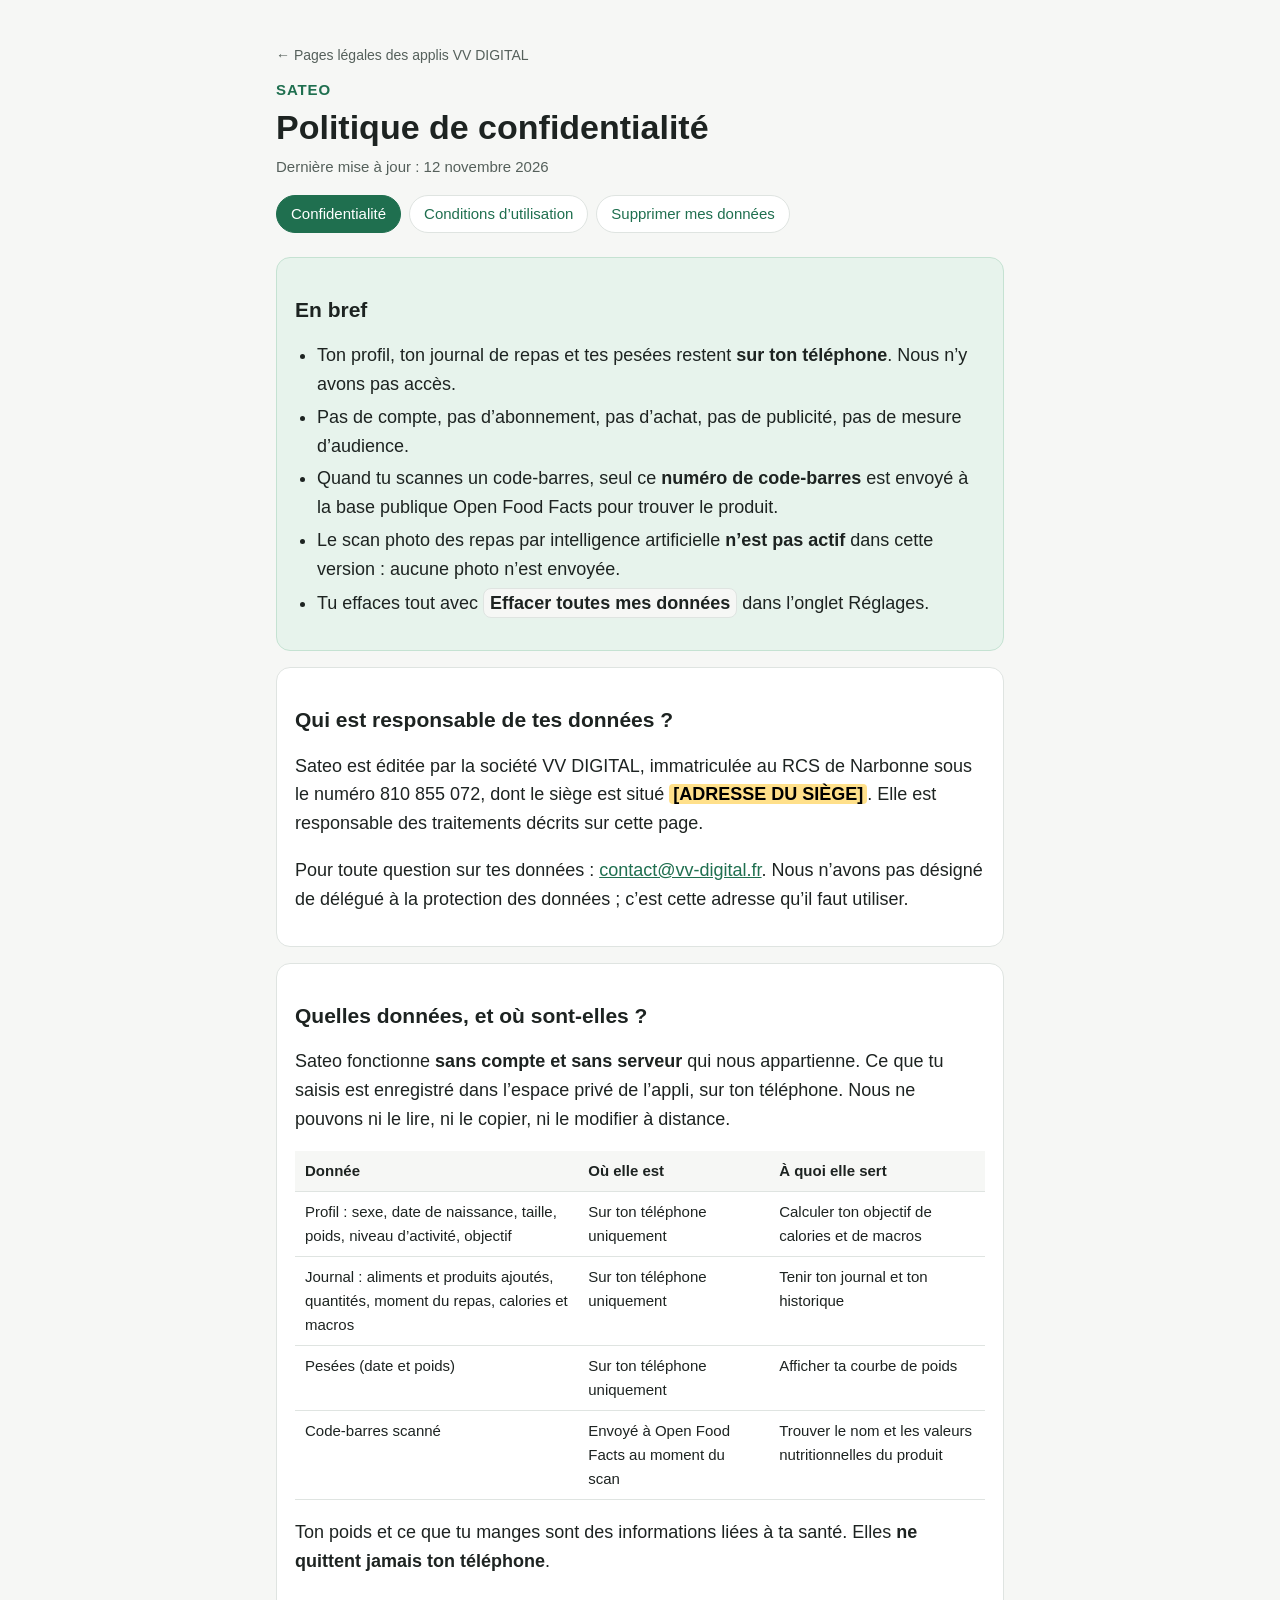
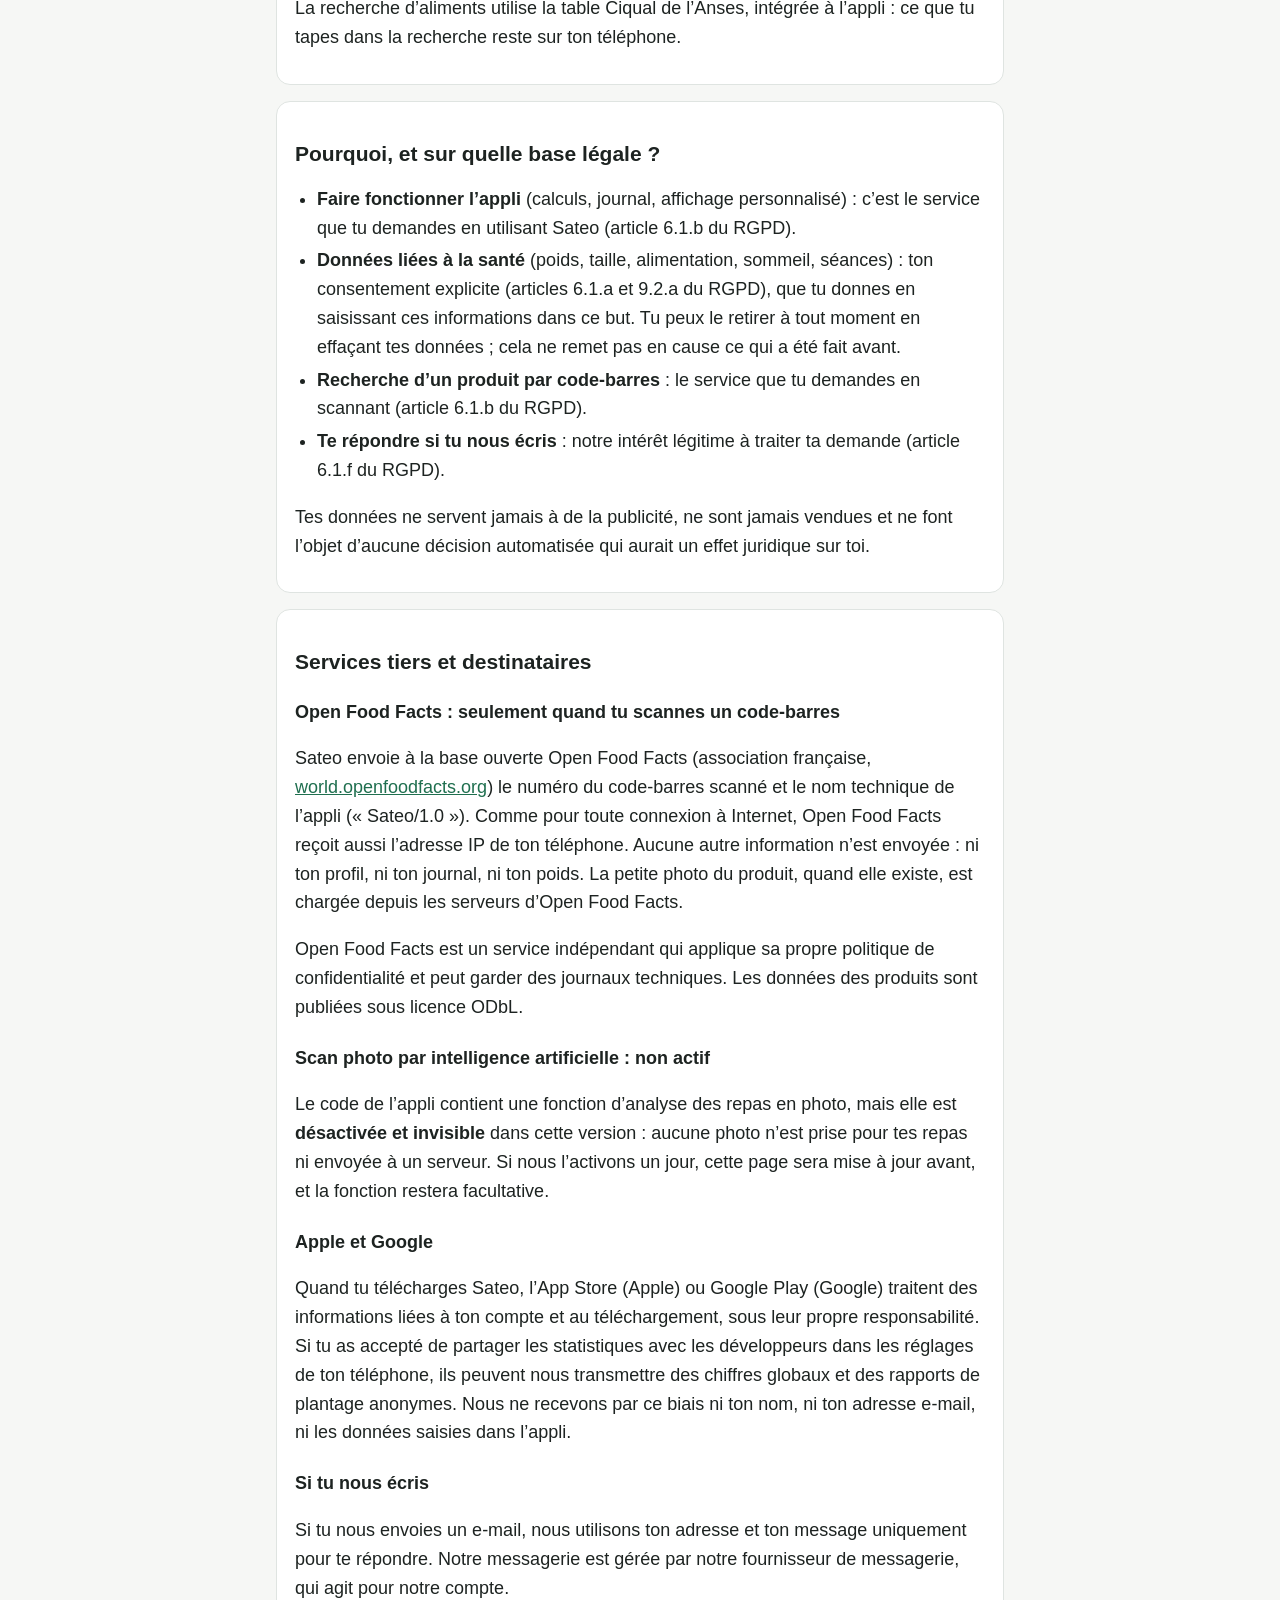
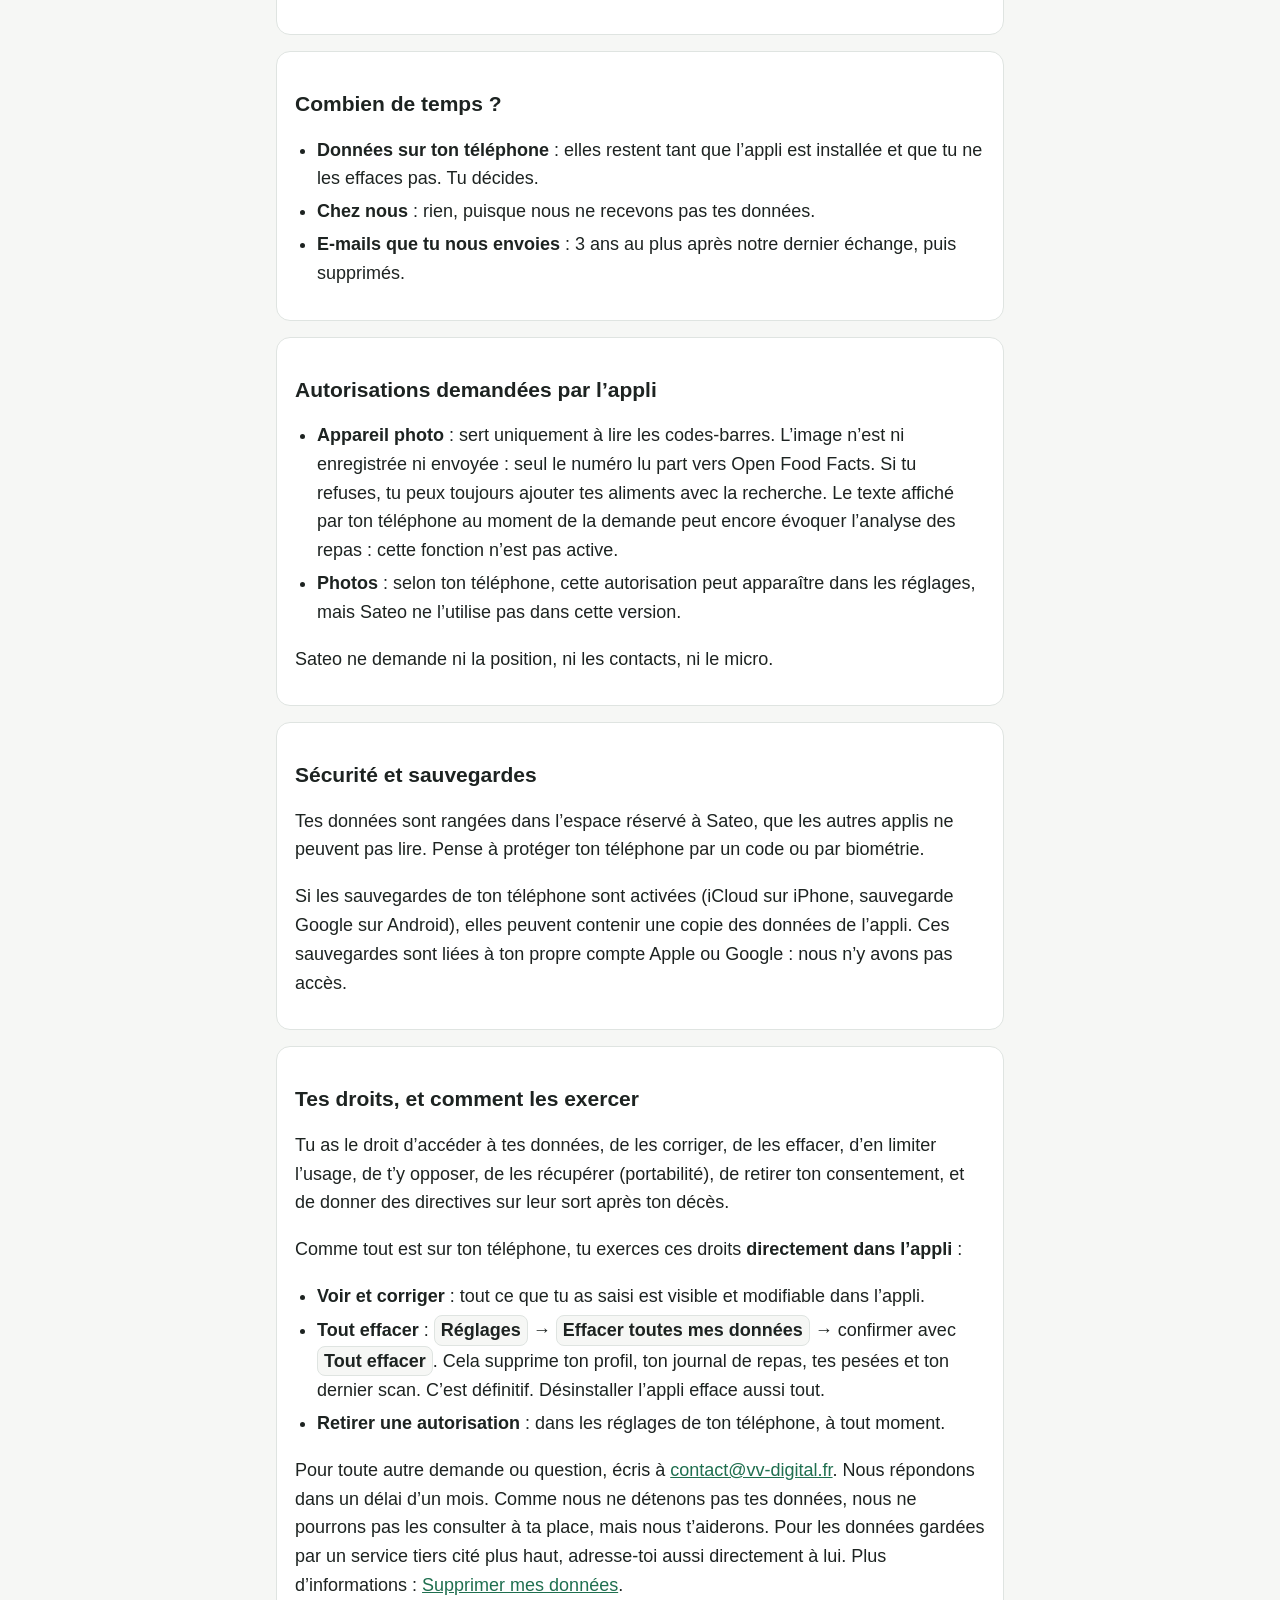
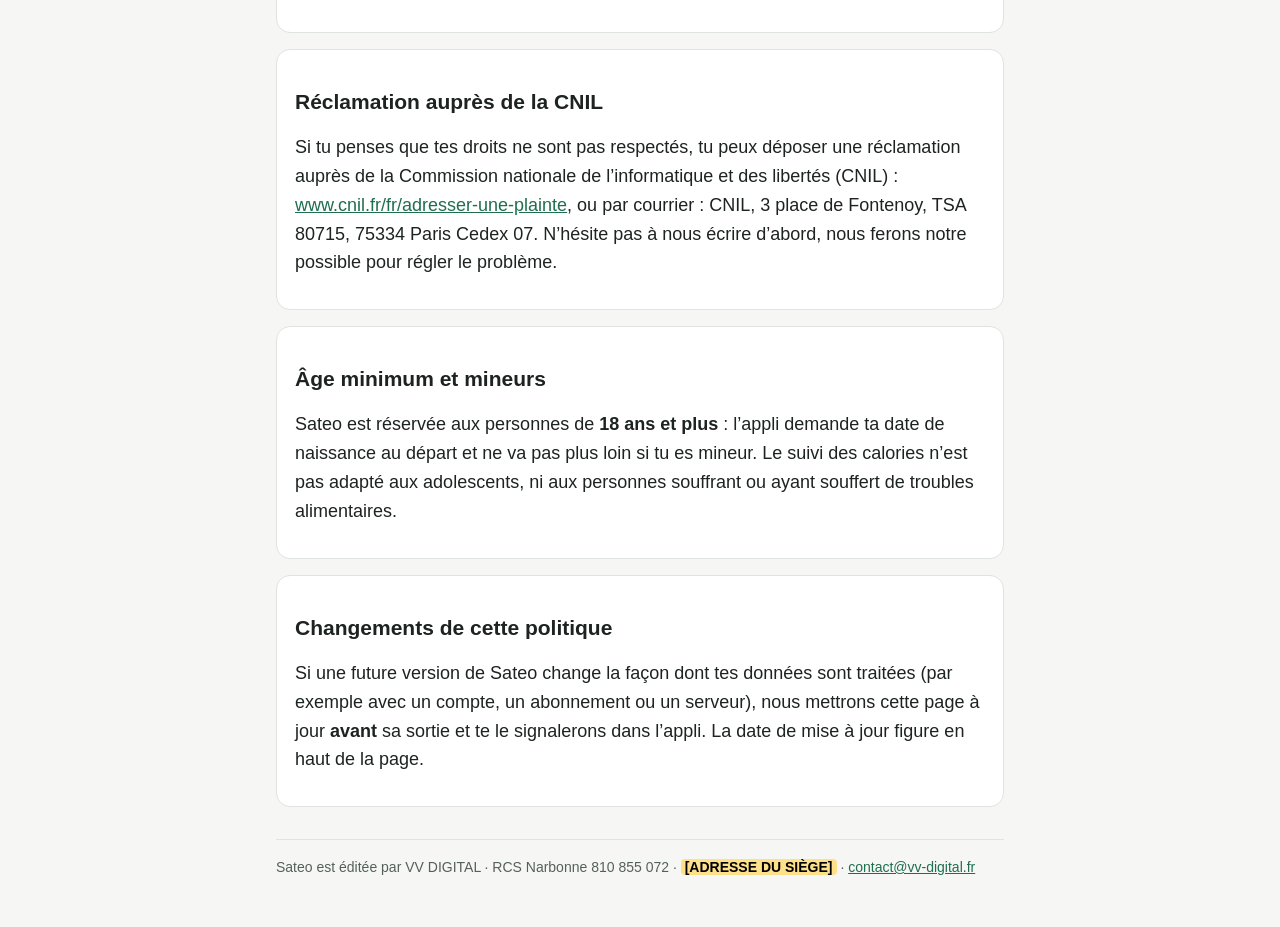
<file: sateo/confidentialite.html>
<!doctype html>
<html lang="fr">
<head>
  <meta charset="utf-8">
  <meta name="viewport" content="width=device-width, initial-scale=1">
  <meta name="color-scheme" content="light">
  <title>Politique de confidentialité · Sateo</title>
  <meta name="description" content="Politique de confidentialité de l’appli Sateo, éditée par VV DIGITAL.">
  <link rel="stylesheet" href="../style.css">
</head>
<body>
  <div class="page">
    <header class="entete">
      <a class="fil" href="../index.html">← Pages légales des applis VV DIGITAL</a>
      <p class="appli">Sateo</p>
      <h1>Politique de confidentialité</h1>
      <p class="maj">Dernière mise à jour : 12 novembre 2026</p>
      <nav class="onglets" aria-label="Pages légales de Sateo">
        <a href="confidentialite.html" aria-current="page">Confidentialité</a>
        <a href="conditions.html">Conditions d’utilisation</a>
        <a href="supprimer-mes-donnees.html">Supprimer mes données</a>
      </nav>
    </header>
    <main>
      <section class="resume">
        <h2>En bref</h2>
        <ul>
          <li>Ton profil, ton journal de repas et tes pesées restent <strong>sur ton téléphone</strong>. Nous n’y avons pas accès.</li>
          <li>Pas de compte, pas d’abonnement, pas d’achat, pas de publicité, pas de mesure d’audience.</li>
          <li>Quand tu scannes un code-barres, seul ce <strong>numéro de code-barres</strong> est envoyé à la base publique Open Food Facts pour trouver le produit.</li>
          <li>Le scan photo des repas par intelligence artificielle <strong>n’est pas actif</strong> dans cette version : aucune photo n’est envoyée.</li>
          <li>Tu effaces tout avec <span class="bouton">Effacer toutes mes données</span> dans l’onglet Réglages.</li>
        </ul>
      </section>
      <section>
        <h2>Qui est responsable de tes données ?</h2>
        <p>Sateo est éditée par la société VV DIGITAL, immatriculée au RCS de Narbonne sous le numéro 810 855 072, dont le siège est situé <mark class="a-completer">[ADRESSE DU SIÈGE]</mark>. Elle est responsable des traitements décrits sur cette page.</p>
        <p>Pour toute question sur tes données : <a href="mailto:contact@vv-digital.fr">contact@vv-digital.fr</a>. Nous n’avons pas désigné de délégué à la protection des données ; c’est cette adresse qu’il faut utiliser.</p>
      </section>
      <section>
        <h2>Quelles données, et où sont-elles ?</h2>
        <p>Sateo fonctionne <strong>sans compte et sans serveur</strong> qui nous appartienne. Ce que tu saisis est enregistré dans l’espace privé de l’appli, sur ton téléphone. Nous ne pouvons ni le lire, ni le copier, ni le modifier à distance.</p>
        <div class="table-defile">
          <table>
            <thead><tr><th>Donnée</th><th>Où elle est</th><th>À quoi elle sert</th></tr></thead>
            <tbody>
              <tr><td data-label="Donnée">Profil : sexe, date de naissance, taille, poids, niveau d’activité, objectif</td><td data-label="Où elle est">Sur ton téléphone uniquement</td><td data-label="À quoi elle sert">Calculer ton objectif de calories et de macros</td></tr>
              <tr><td data-label="Donnée">Journal : aliments et produits ajoutés, quantités, moment du repas, calories et macros</td><td data-label="Où elle est">Sur ton téléphone uniquement</td><td data-label="À quoi elle sert">Tenir ton journal et ton historique</td></tr>
              <tr><td data-label="Donnée">Pesées (date et poids)</td><td data-label="Où elle est">Sur ton téléphone uniquement</td><td data-label="À quoi elle sert">Afficher ta courbe de poids</td></tr>
              <tr><td data-label="Donnée">Code-barres scanné</td><td data-label="Où elle est">Envoyé à Open Food Facts au moment du scan</td><td data-label="À quoi elle sert">Trouver le nom et les valeurs nutritionnelles du produit</td></tr>
            </tbody>
          </table>
        </div>
        <p>Ton poids et ce que tu manges sont des informations liées à ta santé. Elles <strong>ne quittent jamais ton téléphone</strong>.</p>
        <p>La recherche d’aliments utilise la table Ciqual de l’Anses, intégrée à l’appli : ce que tu tapes dans la recherche reste sur ton téléphone.</p>
      </section>
      <section>
        <h2>Pourquoi, et sur quelle base légale ?</h2>
        <ul>
          <li><strong>Faire fonctionner l’appli</strong> (calculs, journal, affichage personnalisé) : c’est le service que tu demandes en utilisant Sateo (article 6.1.b du RGPD).</li>
          <li><strong>Données liées à la santé</strong> (poids, taille, alimentation, sommeil, séances) : ton consentement explicite (articles 6.1.a et 9.2.a du RGPD), que tu donnes en saisissant ces informations dans ce but. Tu peux le retirer à tout moment en effaçant tes données ; cela ne remet pas en cause ce qui a été fait avant.</li>
          <li><strong>Recherche d’un produit par code-barres</strong> : le service que tu demandes en scannant (article 6.1.b du RGPD).</li>
          <li><strong>Te répondre si tu nous écris</strong> : notre intérêt légitime à traiter ta demande (article 6.1.f du RGPD).</li>
        </ul>
        <p>Tes données ne servent jamais à de la publicité, ne sont jamais vendues et ne font l’objet d’aucune décision automatisée qui aurait un effet juridique sur toi.</p>
      </section>
      <section>
        <h2>Services tiers et destinataires</h2>
        <h3>Open Food Facts : seulement quand tu scannes un code-barres</h3>
        <p>Sateo envoie à la base ouverte Open Food Facts (association française, <a href="https://world.openfoodfacts.org">world.openfoodfacts.org</a>) le numéro du code-barres scanné et le nom technique de l’appli (« Sateo/1.0 »). Comme pour toute connexion à Internet, Open Food Facts reçoit aussi l’adresse IP de ton téléphone. Aucune autre information n’est envoyée : ni ton profil, ni ton journal, ni ton poids. La petite photo du produit, quand elle existe, est chargée depuis les serveurs d’Open Food Facts.</p>
        <p>Open Food Facts est un service indépendant qui applique sa propre politique de confidentialité et peut garder des journaux techniques. Les données des produits sont publiées sous licence ODbL.</p>
        <h3>Scan photo par intelligence artificielle : non actif</h3>
        <p>Le code de l’appli contient une fonction d’analyse des repas en photo, mais elle est <strong>désactivée et invisible</strong> dans cette version : aucune photo n’est prise pour tes repas ni envoyée à un serveur. Si nous l’activons un jour, cette page sera mise à jour avant, et la fonction restera facultative.</p>
        <h3>Apple et Google</h3>
        <p>Quand tu télécharges Sateo, l’App Store (Apple) ou Google Play (Google) traitent des informations liées à ton compte et au téléchargement, sous leur propre responsabilité. Si tu as accepté de partager les statistiques avec les développeurs dans les réglages de ton téléphone, ils peuvent nous transmettre des chiffres globaux et des rapports de plantage anonymes. Nous ne recevons par ce biais ni ton nom, ni ton adresse e-mail, ni les données saisies dans l’appli.</p>
        <h3>Si tu nous écris</h3>
        <p>Si tu nous envoies un e-mail, nous utilisons ton adresse et ton message uniquement pour te répondre. Notre messagerie est gérée par notre fournisseur de messagerie, qui agit pour notre compte.</p>
      </section>
      <section>
        <h2>Combien de temps ?</h2>
        <ul>
          <li><strong>Données sur ton téléphone</strong> : elles restent tant que l’appli est installée et que tu ne les effaces pas. Tu décides.</li>
          <li><strong>Chez nous</strong> : rien, puisque nous ne recevons pas tes données.</li>
          <li><strong>E-mails que tu nous envoies</strong> : 3 ans au plus après notre dernier échange, puis supprimés.</li>
        </ul>
      </section>
      <section>
        <h2>Autorisations demandées par l’appli</h2>
        <ul>
          <li><strong>Appareil photo</strong> : sert uniquement à lire les codes-barres. L’image n’est ni enregistrée ni envoyée : seul le numéro lu part vers Open Food Facts. Si tu refuses, tu peux toujours ajouter tes aliments avec la recherche. Le texte affiché par ton téléphone au moment de la demande peut encore évoquer l’analyse des repas : cette fonction n’est pas active.</li>
          <li><strong>Photos</strong> : selon ton téléphone, cette autorisation peut apparaître dans les réglages, mais Sateo ne l’utilise pas dans cette version.</li>
        </ul>
        <p>Sateo ne demande ni la position, ni les contacts, ni le micro.</p>
      </section>
      <section>
        <h2>Sécurité et sauvegardes</h2>
        <p>Tes données sont rangées dans l’espace réservé à Sateo, que les autres applis ne peuvent pas lire. Pense à protéger ton téléphone par un code ou par biométrie.</p>
        <p>Si les sauvegardes de ton téléphone sont activées (iCloud sur iPhone, sauvegarde Google sur Android), elles peuvent contenir une copie des données de l’appli. Ces sauvegardes sont liées à ton propre compte Apple ou Google : nous n’y avons pas accès.</p>
      </section>
      <section>
        <h2>Tes droits, et comment les exercer</h2>
        <p>Tu as le droit d’accéder à tes données, de les corriger, de les effacer, d’en limiter l’usage, de t’y opposer, de les récupérer (portabilité), de retirer ton consentement, et de donner des directives sur leur sort après ton décès.</p>
        <p>Comme tout est sur ton téléphone, tu exerces ces droits <strong>directement dans l’appli</strong> :</p>
        <ul>
          <li><strong>Voir et corriger</strong> : tout ce que tu as saisi est visible et modifiable dans l’appli.</li>
          <li><strong>Tout effacer</strong> : <span class="bouton">Réglages</span> → <span class="bouton">Effacer toutes mes données</span> → confirmer avec <span class="bouton">Tout effacer</span>. Cela supprime ton profil, ton journal de repas, tes pesées et ton dernier scan. C’est définitif. Désinstaller l’appli efface aussi tout.</li>
          <li><strong>Retirer une autorisation</strong> : dans les réglages de ton téléphone, à tout moment.</li>
        </ul>
        <p>Pour toute autre demande ou question, écris à <a href="mailto:contact@vv-digital.fr">contact@vv-digital.fr</a>. Nous répondons dans un délai d’un mois. Comme nous ne détenons pas tes données, nous ne pourrons pas les consulter à ta place, mais nous t’aiderons. Pour les données gardées par un service tiers cité plus haut, adresse-toi aussi directement à lui. Plus d’informations : <a href="supprimer-mes-donnees.html">Supprimer mes données</a>.</p>
      </section>
      <section>
        <h2>Réclamation auprès de la CNIL</h2>
        <p>Si tu penses que tes droits ne sont pas respectés, tu peux déposer une réclamation auprès de la Commission nationale de l’informatique et des libertés (CNIL) : <a href="https://www.cnil.fr/fr/adresser-une-plainte">www.cnil.fr/fr/adresser-une-plainte</a>, ou par courrier : CNIL, 3 place de Fontenoy, TSA 80715, 75334 Paris Cedex 07. N’hésite pas à nous écrire d’abord, nous ferons notre possible pour régler le problème.</p>
      </section>
      <section>
        <h2>Âge minimum et mineurs</h2>
        <p>Sateo est réservée aux personnes de <strong>18 ans et plus</strong> : l’appli demande ta date de naissance au départ et ne va pas plus loin si tu es mineur. Le suivi des calories n’est pas adapté aux adolescents, ni aux personnes souffrant ou ayant souffert de troubles alimentaires.</p>
      </section>
      <section>
        <h2>Changements de cette politique</h2>
        <p>Si une future version de Sateo change la façon dont tes données sont traitées (par exemple avec un compte, un abonnement ou un serveur), nous mettrons cette page à jour <strong>avant</strong> sa sortie et te le signalerons dans l’appli. La date de mise à jour figure en haut de la page.</p>
      </section>
    </main>
    <footer>
      Sateo est éditée par VV DIGITAL · RCS Narbonne 810 855 072 · <mark class="a-completer">[ADRESSE DU SIÈGE]</mark> · <a href="mailto:contact@vv-digital.fr">contact@vv-digital.fr</a>
    </footer>
  </div>
</body>
</html>
</file>
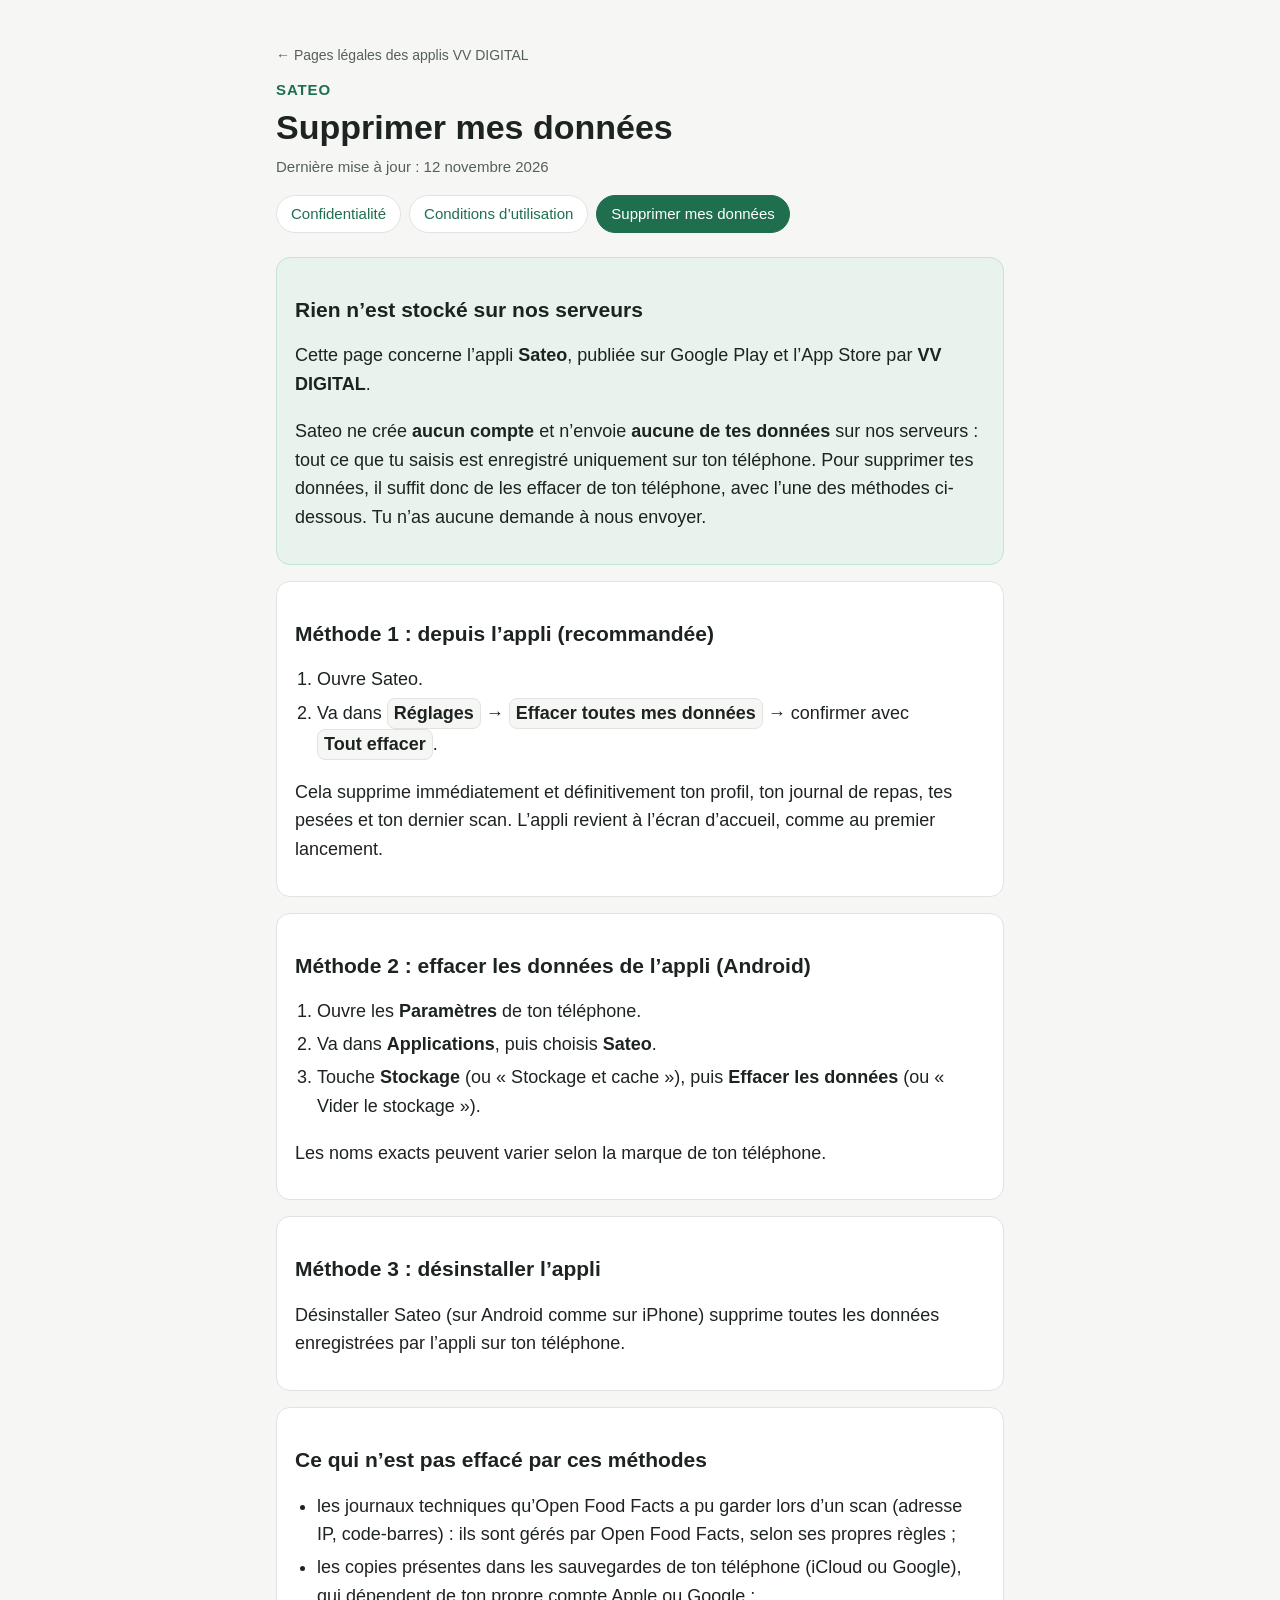
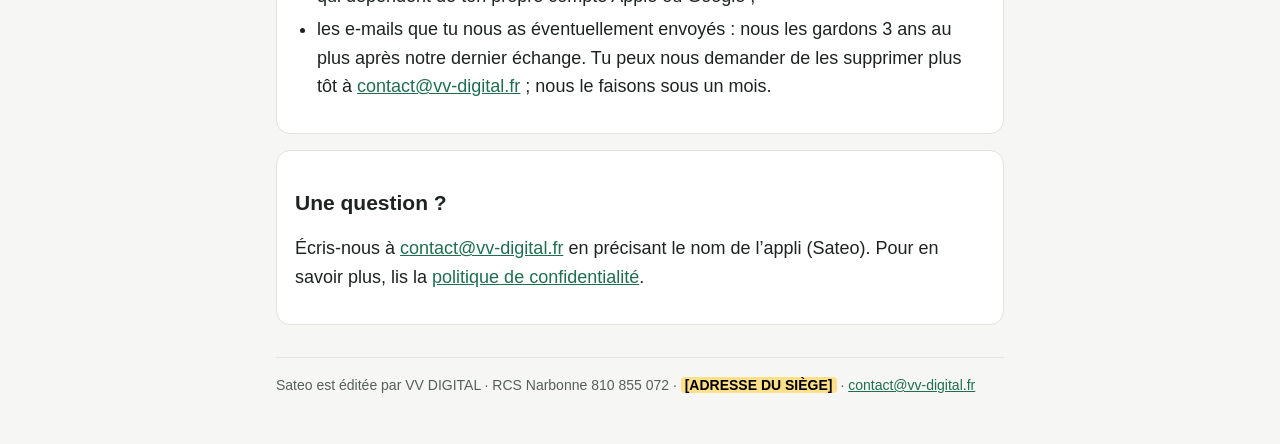
<file: sateo/supprimer-mes-donnees.html>
<!doctype html>
<html lang="fr">
<head>
  <meta charset="utf-8">
  <meta name="viewport" content="width=device-width, initial-scale=1">
  <meta name="color-scheme" content="light">
  <title>Supprimer mes données · Sateo</title>
  <meta name="description" content="Supprimer mes données de l’appli Sateo, éditée par VV DIGITAL.">
  <link rel="stylesheet" href="../style.css">
</head>
<body>
  <div class="page">
    <header class="entete">
      <a class="fil" href="../index.html">← Pages légales des applis VV DIGITAL</a>
      <p class="appli">Sateo</p>
      <h1>Supprimer mes données</h1>
      <p class="maj">Dernière mise à jour : 12 novembre 2026</p>
      <nav class="onglets" aria-label="Pages légales de Sateo">
        <a href="confidentialite.html">Confidentialité</a>
        <a href="conditions.html">Conditions d’utilisation</a>
        <a href="supprimer-mes-donnees.html" aria-current="page">Supprimer mes données</a>
      </nav>
    </header>
    <main>
      <section class="resume">
        <h2>Rien n’est stocké sur nos serveurs</h2>
        <p>Cette page concerne l’appli <strong>Sateo</strong>, publiée sur Google Play et l’App Store par <strong>VV DIGITAL</strong>.</p>
        <p>Sateo ne crée <strong>aucun compte</strong> et n’envoie <strong>aucune de tes données</strong> sur nos serveurs : tout ce que tu saisis est enregistré uniquement sur ton téléphone. Pour supprimer tes données, il suffit donc de les effacer de ton téléphone, avec l’une des méthodes ci-dessous. Tu n’as aucune demande à nous envoyer.</p>
      </section>
      <section>
        <h2>Méthode 1 : depuis l’appli (recommandée)</h2>
        <ol>
          <li>Ouvre Sateo.</li>
          <li>Va dans <span class="bouton">Réglages</span> → <span class="bouton">Effacer toutes mes données</span> → confirmer avec <span class="bouton">Tout effacer</span>.</li>
        </ol>
        <p>Cela supprime immédiatement et définitivement ton profil, ton journal de repas, tes pesées et ton dernier scan. L’appli revient à l’écran d’accueil, comme au premier lancement.</p>
      </section>
      <section>
        <h2>Méthode 2 : effacer les données de l’appli (Android)</h2>
        <ol>
          <li>Ouvre les <strong>Paramètres</strong> de ton téléphone.</li>
          <li>Va dans <strong>Applications</strong>, puis choisis <strong>Sateo</strong>.</li>
          <li>Touche <strong>Stockage</strong> (ou « Stockage et cache »), puis <strong>Effacer les données</strong> (ou « Vider le stockage »).</li>
        </ol>
        <p>Les noms exacts peuvent varier selon la marque de ton téléphone.</p>
      </section>
      <section>
        <h2>Méthode 3 : désinstaller l’appli</h2>
        <p>Désinstaller Sateo (sur Android comme sur iPhone) supprime toutes les données enregistrées par l’appli sur ton téléphone.</p>
      </section>
      <section>
        <h2>Ce qui n’est pas effacé par ces méthodes</h2>
        <ul>
          <li>les journaux techniques qu’Open Food Facts a pu garder lors d’un scan (adresse IP, code-barres) : ils sont gérés par Open Food Facts, selon ses propres règles ;</li>
          <li>les copies présentes dans les sauvegardes de ton téléphone (iCloud ou Google), qui dépendent de ton propre compte Apple ou Google ;</li>
          <li>les e-mails que tu nous as éventuellement envoyés : nous les gardons 3 ans au plus après notre dernier échange. Tu peux nous demander de les supprimer plus tôt à <a href="mailto:contact@vv-digital.fr">contact@vv-digital.fr</a> ; nous le faisons sous un mois.</li>
        </ul>

      </section>
      <section>
        <h2>Une question ?</h2>
        <p>Écris-nous à <a href="mailto:contact@vv-digital.fr">contact@vv-digital.fr</a> en précisant le nom de l’appli (Sateo). Pour en savoir plus, lis la <a href="confidentialite.html">politique de confidentialité</a>.</p>
      </section>
    </main>
    <footer>
      Sateo est éditée par VV DIGITAL · RCS Narbonne 810 855 072 · <mark class="a-completer">[ADRESSE DU SIÈGE]</mark> · <a href="mailto:contact@vv-digital.fr">contact@vv-digital.fr</a>
    </footer>
  </div>
</body>
</html>
</file>
<file: style.css>
/* Pages légales des applis VV DIGITAL : sobres, claires, lisibles sur téléphone, sans dépendance externe. */
:root {
  color-scheme: light;
  --fond: #f6f7f5;
  --carte: #ffffff;
  --texte: #1d2321;
  --doux: #55605b;
  --bord: #dfe4e1;
  --accent: #1f6f4f;
  --accent-clair: #e7f3ec;
  --alerte: #fff4d6;
  --alerte-bord: #e3b740;
}

* { box-sizing: border-box; }

html { -webkit-text-size-adjust: 100%; }

body {
  margin: 0;
  background: var(--fond);
  color: var(--texte);
  font-family: -apple-system, BlinkMacSystemFont, "Segoe UI", Roboto, "Helvetica Neue", Arial, sans-serif;
  font-size: 17px;
  line-height: 1.6;
}

.page {
  max-width: 760px;
  margin: 0 auto;
  padding: 24px 16px 48px;
}

.entete { margin-bottom: 24px; }

.fil {
  display: inline-block;
  font-size: 14px;
  color: var(--doux);
  text-decoration: none;
  margin-bottom: 12px;
}
.fil:hover { text-decoration: underline; }

.appli {
  margin: 0;
  font-size: 15px;
  font-weight: 700;
  color: var(--accent);
  text-transform: uppercase;
  letter-spacing: .06em;
}

h1 { font-size: 28px; line-height: 1.25; margin: 4px 0 6px; }
h2 { font-size: 21px; line-height: 1.3; margin: 34px 0 10px; }
h3 { font-size: 18px; margin: 22px 0 8px; }

.maj { margin: 0; color: var(--doux); font-size: 15px; }

nav.onglets {
  display: flex;
  flex-wrap: wrap;
  gap: 8px;
  margin-top: 16px;
}
nav.onglets a {
  font-size: 15px;
  text-decoration: none;
  color: var(--accent);
  background: var(--carte);
  border: 1px solid var(--bord);
  border-radius: 999px;
  padding: 6px 14px;
}
nav.onglets a[aria-current="page"] {
  background: var(--accent);
  border-color: var(--accent);
  color: #fff;
}

main section, .carte {
  background: var(--carte);
  border: 1px solid var(--bord);
  border-radius: 14px;
  padding: 4px 18px 14px;
  margin-bottom: 16px;
}

.resume {
  background: var(--accent-clair);
  border-color: #c5e2d2;
}

.attention {
  background: var(--alerte);
  border-color: var(--alerte-bord);
}

a { color: var(--accent); word-wrap: break-word; overflow-wrap: anywhere; }

ul, ol { padding-left: 22px; }
li { margin: 4px 0; }

.table-defile { overflow-x: auto; margin: 10px 0; }
table { border-collapse: collapse; width: 100%; font-size: 15px; min-width: 480px; }
th, td { text-align: left; vertical-align: top; padding: 8px 10px; border-bottom: 1px solid var(--bord); }
th { background: var(--fond); font-weight: 700; }

/* Sur téléphone, chaque ligne du tableau devient une petite fiche */
@media (max-width: 600px) {
  table { min-width: 0; }
  thead { display: none; }
  tr { display: block; border-bottom: 1px solid var(--bord); padding: 8px 0; }
  td { display: block; border: none; padding: 2px 0; }
  td::before {
    content: attr(data-label);
    display: block;
    font-size: 13px;
    font-weight: 700;
    color: var(--doux);
  }
  td:first-child { font-weight: 600; }
}

.bouton {
  display: inline-block;
  font-weight: 700;
  background: var(--fond);
  border: 1px solid var(--bord);
  border-radius: 8px;
  padding: 0 6px;
  white-space: nowrap;
}

mark.a-completer {
  background: #ffe08a;
  color: #000;
  font-weight: 700;
  padding: 0 4px;
  border-radius: 4px;
}

.liste-applis { list-style: none; padding: 0; margin: 0; }
.liste-applis li {
  background: var(--carte);
  border: 1px solid var(--bord);
  border-radius: 14px;
  padding: 14px 18px;
  margin-bottom: 14px;
}
.liste-applis h2 { margin: 0 0 4px; }
.liste-applis p { margin: 0 0 10px; color: var(--doux); }
.liens { display: flex; flex-wrap: wrap; gap: 8px 16px; }

footer {
  margin-top: 32px;
  font-size: 14px;
  color: var(--doux);
  border-top: 1px solid var(--bord);
  padding-top: 16px;
}

@media (min-width: 700px) {
  body { font-size: 18px; }
  h1 { font-size: 34px; }
  .page { padding-top: 40px; }
}

@media print {
  body { background: #fff; }
  nav.onglets, .fil { display: none; }
  main section, .carte { border: none; padding: 0; }
}
</file>
